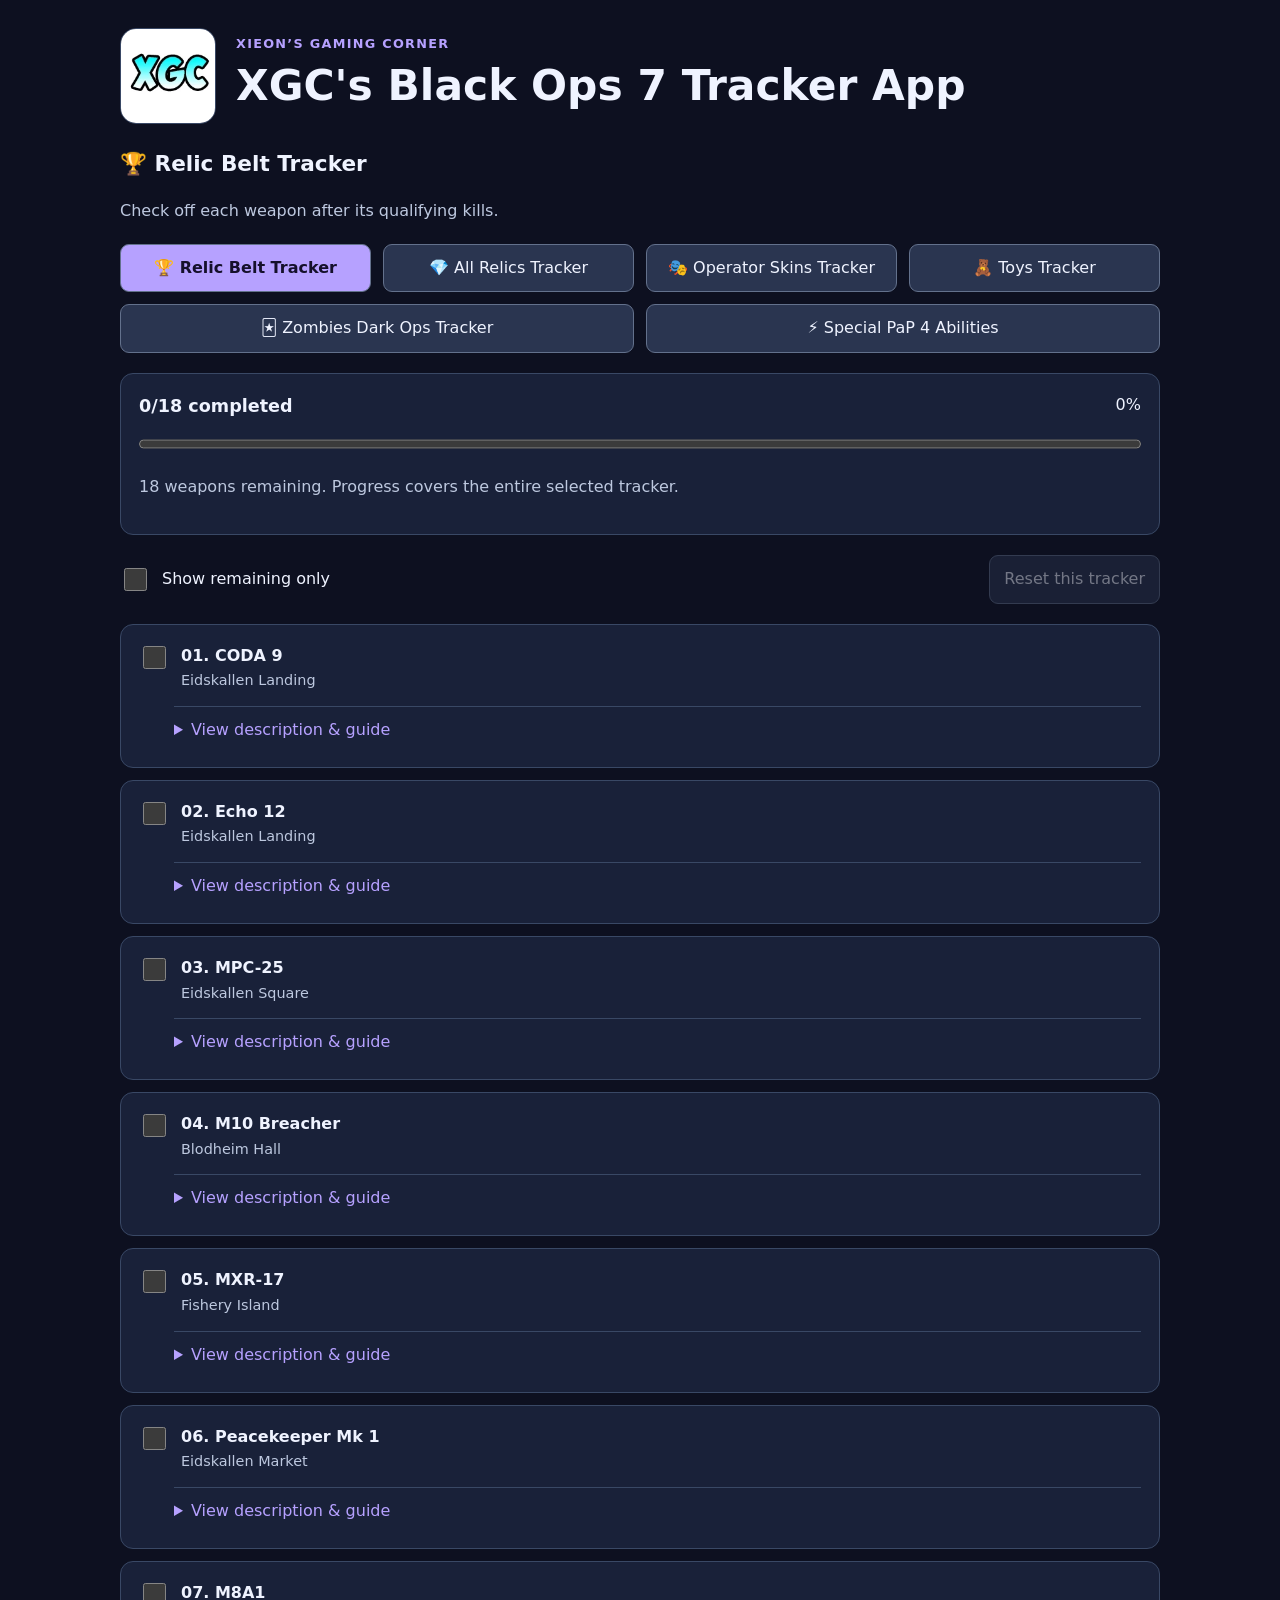
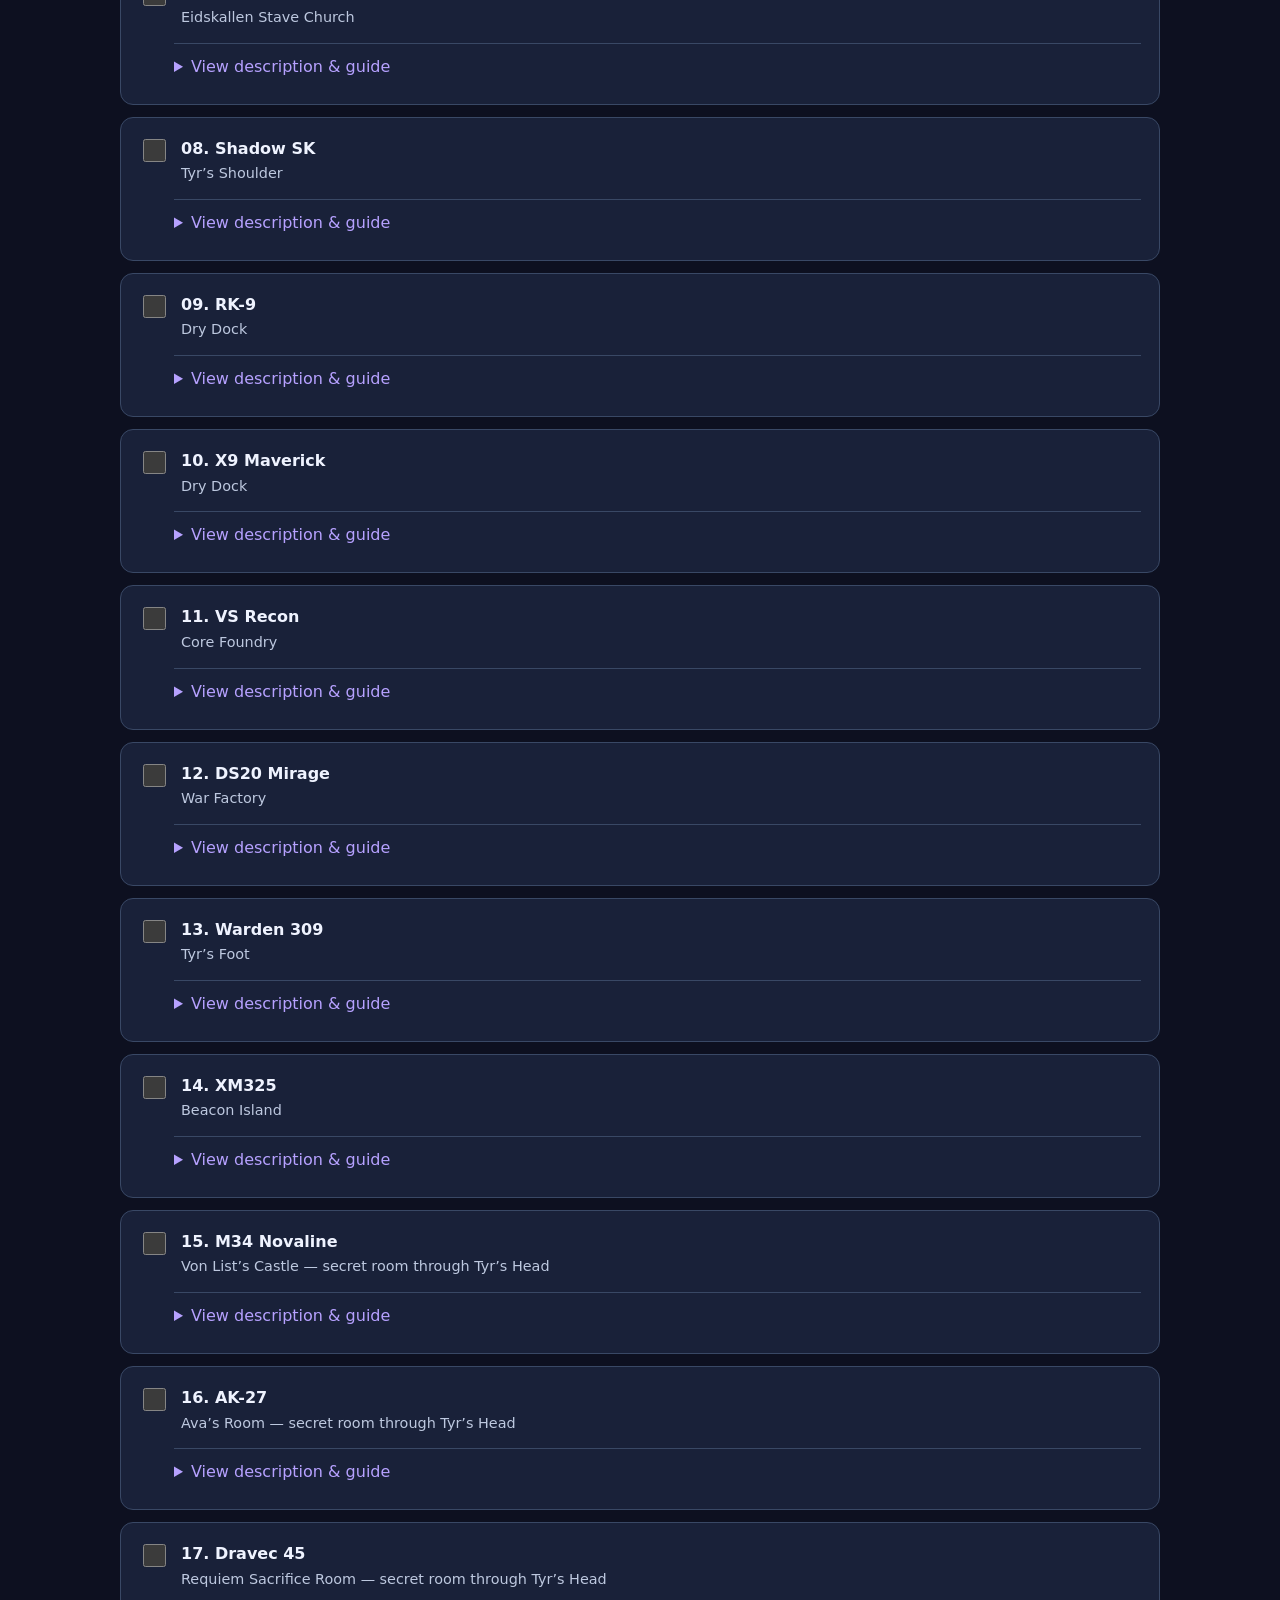
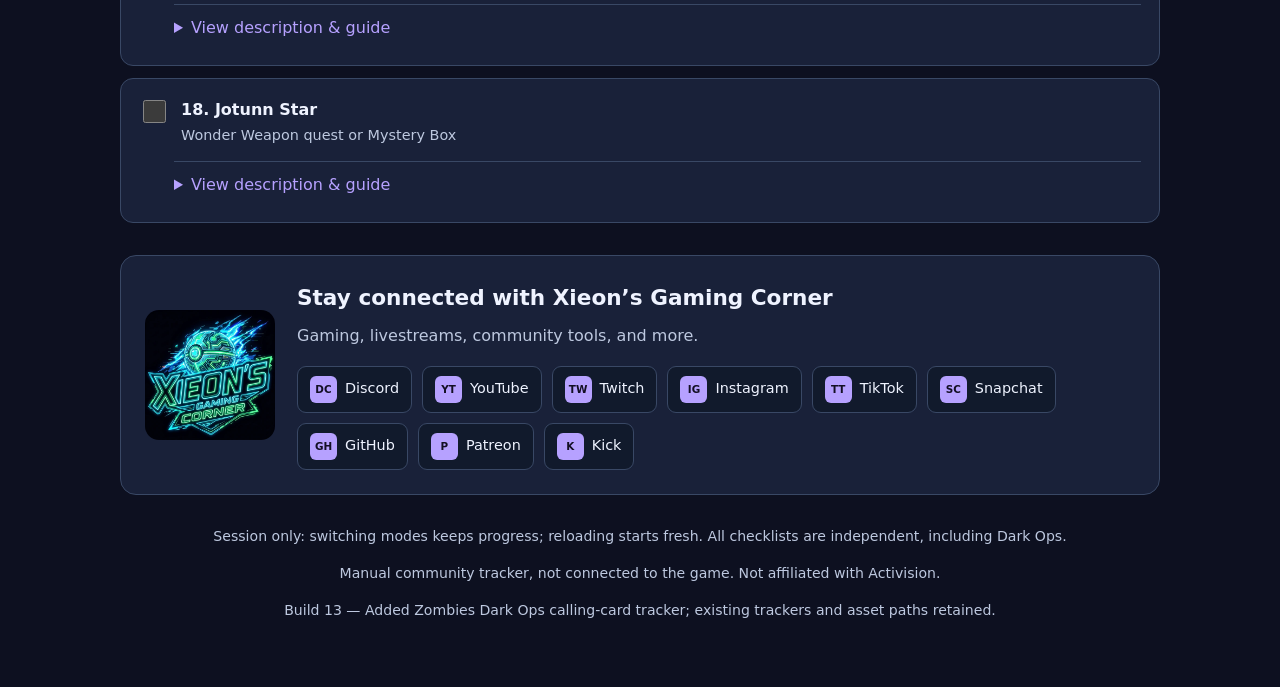
<file: index.html>
<!doctype html><html lang="en"><head><meta charset="utf-8"><meta name="viewport" content="width=device-width,initial-scale=1"><meta name="description" content="XGC Black Ops 7 trackers for relics, Wrestling Belt, operator skins and Prestige rewards."><title>XGC's Black Ops 7 Tracker App</title><link rel="icon" type="image/webp" href="./assets/branding/xgc-logo.webp"><style>*{box-sizing:border-box}:root{color-scheme:dark;--bg:#0d1020;--panel:#192139;--line:#394865;--text:#eff3ff;--muted:#bdc8df;--accent:#b6a1ff}body{margin:0;background:var(--bg);color:var(--text);font:16px/1.65 system-ui,sans-serif}main{max-width:1080px;margin:auto;padding:28px 20px 50px}.brand{color:var(--accent);font-weight:800;letter-spacing:.1em;font-size:.8rem}h1{font-size:clamp(1.8rem,5vw,2.7rem);line-height:1.2}p,li{color:var(--muted)}button,select{font:inherit;background:#2a3550;color:var(--text);border:1px solid #63718c;border-radius:9px;padding:10px 14px}button,summary{cursor:pointer}button[aria-pressed=true]{background:var(--accent);color:#15102b;font-weight:750}button:disabled{opacity:.45;cursor:default}nav,.toolbar{display:flex;gap:12px;flex-wrap:wrap;align-items:center;margin:20px 0}nav button{flex:1;min-width:210px}.summary,.item{background:var(--panel);border:1px solid var(--line);border-radius:13px;padding:18px}.summary-top{display:flex;justify-content:space-between;gap:14px}h2{font-size:1.1rem;margin:0}progress{width:100%;height:18px;accent-color:var(--accent);margin-top:14px}input[type=checkbox]{width:23px;height:23px;accent-color:var(--accent);flex-shrink:0}.filter,.item-label{display:flex;align-items:center;gap:12px}.item-label{align-items:flex-start;cursor:pointer;flex:1;min-width:0}.name{display:block;font-weight:750;overflow-wrap:anywhere}.subtitle{display:block;font-size:.9rem;color:var(--muted)}#items{display:grid;gap:12px}details{border-top:1px solid var(--line);margin:13px 0 0 35px;padding-top:10px}summary,a{color:var(--accent)}summary{min-height:32px}.done{border-color:#4d9278}.done .name{text-decoration:line-through;color:var(--muted)}h3{font-size:1rem;margin:20px 0 5px}.trial{border-left:3px solid var(--accent);padding:0 16px;margin:22px 0}.trial h3:first-child{padding-top:12px;font-size:1.2rem}.trial h4{margin:16px 0 4px;font-size:1rem}.trial p{margin:6px 0}li{margin:9px 0}.notice{border-left:3px solid #eac573;background:#25263a;padding:12px 16px}.uncertain{color:#f3d38d}.sources{font-size:.9rem}#reset{margin-left:auto}footer{margin-top:30px;font-size:.88rem;text-align:center}:focus-visible{outline:3px solid #f5cb74;outline-offset:4px}[hidden]{display:none!important}.complete .summary{border-color:#7be0b5}.item-head{display:flex;gap:14px;align-items:flex-start;min-width:0}.relic-art{display:block;flex:0 0 76px;width:76px;height:76px;object-fit:contain;padding:4px;border-radius:9px;background:#11192a}.tier-badge{display:flex;flex-direction:column;align-items:center;gap:3px;flex:0 0 76px;margin:0;font-size:.78rem;color:var(--muted);text-align:center}.portal-art{width:64px;height:64px;object-fit:contain;display:block}.item-label>span{min-width:0}.kind{display:inline-block;font-size:.78rem;border:1px solid var(--line);border-radius:6px;padding:1px 7px;margin-top:6px;color:var(--muted)}.select-filter{display:flex;align-items:center;gap:8px}select{max-width:100%}@media(max-width:550px){main{padding:20px 12px}details{margin-left:0}#reset{width:100%;margin:0}select{max-width:220px}.trial{padding-left:12px}.item-head{gap:8px}.relic-art{flex-basis:48px;width:48px;height:56px;padding:2px}.tier-badge{flex-basis:52px;font-size:.72rem}.portal-art{width:48px;height:48px}.item{padding:13px}}#app-title{font-size:clamp(1.7rem,4.7vw,2.65rem);line-height:1.2;margin:7px 0}#heading{font-size:1.35rem;margin:22px 0 8px}.app-branding{display:flex;gap:20px;align-items:center}.app-logo{width:96px;height:96px;object-fit:contain;flex-shrink:0;border-radius:16px;border:1px solid var(--line);background:var(--panel)}.app-branding>div{min-width:0}.app-branding .brand{margin:0}.community{margin-top:32px;padding:24px;border:1px solid var(--line);border-radius:16px;background:var(--panel);display:grid;grid-template-columns:130px minmax(0,1fr);gap:22px;align-items:center}.community-logo{width:130px;height:130px;object-fit:contain;border-radius:14px}.community h2{font-size:1.35rem}.community p{margin:8px 0 16px}.social-grid{display:flex;flex-wrap:wrap;gap:10px}.social-link,.social-pending{display:inline-flex;align-items:center;gap:8px;border:1px solid var(--line);border-radius:9px;padding:9px 12px;text-decoration:none;background:#111a2c;color:var(--text);font-size:.9rem}.social-link:hover{border-color:var(--accent);background:#24314c}.social-mark{display:inline-grid;place-items:center;border-radius:6px;min-width:27px;height:27px;padding:0 4px;font-size:.65rem;font-weight:850;background:var(--accent);color:#130f24}.social-pending{opacity:.65}.social-pending small{font-size:.72rem}@media(max-width:550px){.app-branding{gap:12px}.app-logo{width:64px;height:64px}.community{grid-template-columns:1fr;padding:18px}.community-logo{width:88px;height:88px}.social-link{flex:1;min-width:125px}.social-grid{gap:8px}}.king-video{margin:16px 0 22px;padding:20px;border:2px solid #eac573;border-radius:12px}.king-video h3{margin-top:0;font-size:1.15rem}.king-video .social-link{font-weight:750;border-color:#eac573}
</style><style id="darkops-artwork-style">
#darkops-panel .darkops-artwork{display:block;width:min(100%,480px);height:auto;object-fit:contain;margin:0 0 16px;border:1px solid var(--line,#394865);border-radius:9px;background:#11192a}
#darkops-panel .darkops-mastery-artwork{margin-top:16px}
#darkops-panel .darkops-artwork[hidden]{display:none}
@media(max-width:550px){#darkops-panel .darkops-artwork{width:100%;margin-bottom:12px}}
</style>
</head><body><main><header><div class="app-branding"><img class="app-logo" src="./assets/branding/xgc-logo.webp" alt="Xieon's Gaming Corner logo" width="96" height="96"><div><p class="brand">XIEON’S GAMING CORNER</p><h1 id="app-title">XGC's Black Ops 7 Tracker App</h1></div></div><h2 id="heading">🏆 Relic Belt Tracker</h2><p id="intro">Check off each weapon after its qualifying kills.</p></header><nav aria-label="Tracker mode"><button type="button" id="belt-mode" aria-pressed="true">🏆 Relic Belt Tracker</button><button type="button" id="relics-mode" aria-pressed="false">💎 All Relics Tracker</button><button type="button" id="skins-mode" aria-pressed="false">🎭 Operator Skins Tracker</button><button type="button" id="toys-mode" aria-pressed="false">🧸 Toys Tracker</button><button type="button" id="darkops-mode" aria-pressed="false">🃏 Zombies Dark Ops Tracker</button><button type="button" id="pap-mode" aria-pressed="false">⚡ Special PaP 4 Abilities</button></nav><p id="load-error" class="notice" role="alert">The tracker has not initialized. Enable JavaScript if this remains visible.</p><section class="summary" aria-label="Progress"><div class="summary-top"><h2 id="progress-text" aria-live="polite">0/18 completed</h2><span id="percent">0%</span></div><progress id="progress" max="18" value="0" aria-label="Selected tracker completion"></progress><p id="status" role="status"></p></section><div class="toolbar"><label class="filter"><input type="checkbox" id="remaining"> Show remaining only</label><label id="map-control" class="select-filter" hidden>Map <select id="map"><option value="">All maps</option></select></label><label id="operator-control" class="select-filter" hidden>Operator <select id="operator"><option value="">All operators</option></select></label><label id="category-control" class="select-filter" hidden>Category <select id="category"><option value="">All categories</option></select></label><button type="button" id="reset">Reset this tracker</button></div><aside id="shared-note" class="notice" hidden><p>Check off a relic only after completing its trial and receiving the unlock. Opening its portal does not count as completion.</p><p>Follow on-screen instructions and timers. Enemy compositions vary. Recommendations are strategies, not extra requirements; unconfirmed details remain marked. Some portal puzzles need linked walkthroughs for exact locations or cues.</p></aside><aside id="skins-note" class="notice" hidden></aside><section id="items" aria-label="Checklist"></section><p id="empty" hidden>No entries match these filters.</p><noscript>Enable JavaScript to use this tracker.</noscript><section id="pap-panel" aria-label="Special Pack-a-Punch abilities" hidden><div class="toolbar"><button type="button" id="pap-show-all">Show all weapons</button><span id="pap-visible" aria-live="polite"></span></div><p class="notice">Cursed Mode · Tier 4 Pack-a-Punch. Tick “Hide weapon” to remove a weapon from this view. These are owner-supplied testing notes, not independently verified.</p><div id="pap-weapons" style="display:grid;gap:12px"></div><p id="pap-empty" hidden>All weapons are hidden. Use Show all weapons to restore them.</p></section><section id="darkops-panel" hidden aria-label="Zombies Dark Ops calling card tracker">
<p class="notice">Community checklist imported from the accompanying challenge list, not verified against your account. † marks provisional calling-card names. Chronomancer has conflicting requirements. The expired beta card is optional and excluded from active progress. No calling-card artwork is included.</p>
<div class="summary"><div class="summary-top"><h2 id="darkops-progress" aria-live="polite"></h2><span id="darkops-percent"></span></div><progress id="darkops-bar" max="44" value="0" aria-label="Dark Ops active checklist completion"></progress><p id="darkops-master"></p></div>
<div class="toolbar"><label class="select-filter">Map / mode <select id="darkops-group"><option value="">All maps / modes</option></select></label><label class="filter"><input id="darkops-remaining" type="checkbox">Show remaining only</label><label class="filter"><input id="darkops-beta" type="checkbox">Include expired beta</label><button id="darkops-reset" type="button">Reset Dark Ops</button></div>
<div id="darkops-items" style="display:grid;gap:12px"></div><p id="darkops-empty" hidden>No entries match these filters.</p>
<p class="sources">Challenge references: <a href="https://www.zombiescodex.com/reference/dark-ops-challenges/" target="_blank" rel="noopener noreferrer">Zombies Codex</a> · <a href="https://www.windowscentral.com/gaming/here-are-all-of-the-call-of-duty-black-ops-7-dark-ops-challenges-and-the-rewards-you-can-get" target="_blank" rel="noopener noreferrer">Windows Central</a> · <a href="https://www.pcgamesn.com/call-of-duty-black-ops-7/dark-ops-challenges" target="_blank" rel="noopener noreferrer">PCGamesN</a></p></section><section class="community" aria-labelledby="community-title"><img class="community-logo" src="./assets/branding/xgc-community.webp" alt="XGC community artwork" width="130" height="130" loading="lazy"><div><h2 id="community-title">Stay connected with Xieon’s Gaming Corner</h2><p>Gaming, livestreams, community tools, and more.</p><div class="social-grid"><a class="social-link" href="https://discord.gg/Xieon" target="_blank" rel="noopener noreferrer"><span class="social-mark" aria-hidden="true">DC</span>Discord</a><a class="social-link" href="https://youtube.com/@XieonsGamingCorner" target="_blank" rel="noopener noreferrer"><span class="social-mark" aria-hidden="true">YT</span>YouTube</a><a class="social-link" href="https://twitch.tv/Xieon" target="_blank" rel="noopener noreferrer"><span class="social-mark" aria-hidden="true">TW</span>Twitch</a><a class="social-link" href="https://instagram.com/XieonsGamingCorner" target="_blank" rel="noopener noreferrer"><span class="social-mark" aria-hidden="true">IG</span>Instagram</a><a class="social-link" href="https://www.tiktok.com/@xieon_xgc" target="_blank" rel="noopener noreferrer"><span class="social-mark" aria-hidden="true">TT</span>TikTok</a><a class="social-link" href="https://www.snapchat.com/@xieon_gaming" target="_blank" rel="noopener noreferrer"><span class="social-mark" aria-hidden="true">SC</span>Snapchat</a><a class="social-link" href="https://github.com/Xieons-Gaming-Corner" target="_blank" rel="noopener noreferrer"><span class="social-mark" aria-hidden="true">GH</span>GitHub</a><a class="social-link" href="https://www.patreon.com/cw/XieonsGamingCorner" target="_blank" rel="noopener noreferrer"><span class="social-mark" aria-hidden="true">P</span>Patreon</a><a class="social-link" href="https://kick.com/xieon" target="_blank" rel="noopener noreferrer"><span class="social-mark" aria-hidden="true">K</span>Kick</a></div></div></section><footer><p>Session only: switching modes keeps progress; reloading starts fresh. All checklists are independent, including Dark Ops.</p><p>Manual community tracker, not connected to the game. Not affiliated with Activision.</p><p>Build 13 — Added Zombies Dark Ops calling-card tracker; existing trackers and asset paths retained.</p></footer></main><script>(()=>{'use strict';
const WEAPONS=[["CODA 9", "Eidskallen Landing"], ["Echo 12", "Eidskallen Landing"], ["MPC-25", "Eidskallen Square"], ["M10 Breacher", "Blodheim Hall"], ["MXR-17", "Fishery Island"], ["Peacekeeper Mk 1", "Eidskallen Market"], ["M8A1", "Eidskallen Stave Church"], ["Shadow SK", "Tyr’s Shoulder"], ["RK-9", "Dry Dock"], ["X9 Maverick", "Dry Dock"], ["VS Recon", "Core Foundry"], ["DS20 Mirage", "War Factory"], ["Warden 309", "Tyr’s Foot"], ["XM325", "Beacon Island"], ["M34 Novaline", "Von List’s Castle — secret room through Tyr’s Head"], ["AK-27", "Ava’s Room — secret room through Tyr’s Head"], ["Dravec 45", "Requiem Sacrifice Room — secret room through Tyr’s Head"], ["Jotunn Star", "Wonder Weapon quest or Mystery Box"]],RELICS=[{"id": "relic-0", "name": "Lawyer’s Pen", "map": "Ashes of the Damned", "tier": "Grim", "effect": "Shock Mimic props appear around the map.", "portal": ["Reach round 20.", "Light red candles in the fog cabin, Ashwood Jugger-Nog room, and farm house with Napalm Burst or Molotovs.", "Find the portal near the barn."], "objective": "Complete four waves of Shock Mimics, including HVTs.", "modifier": "Shock Mimics replace normal opposition.", "preparation": "Bring an upgraded single-target weapon and full ammunition.", "strategy": ["Avoid grabs and preserve an escape route.", "Separate HVT Mimics rather than letting several surround you."], "notes": "Electrical bursts can destroy equipment; do not rely on deployed equipment alone.", "sources": [["Relic wiki", "https://callofduty.fandom.com/wiki/Relic"], ["Community trial guide", "https://www.reddit.com/r/CODZombies/comments/1th5arj/complete_bo7_cursed_relics_solo_guide_no_bs/"], ["Unlock walkthroughs", "https://gamerant.com/black-ops-7-zombies-all-relics-effects-locations/"]]}, {"id": "relic-1", "name": "Dragon Wings", "map": "Ashes of the Damned", "tier": "Grim", "effect": "Normal power-up drops are disabled.", "portal": ["Reach round 20.", "Take the Vandorn Farm jump pad toward Janus Towers.", "Shoot three purple portals during the jump."], "objective": "Complete four waves.", "modifier": "Power-up pickups damage you and do not activate.", "preparation": "Refill ammunition and armor; do not rely on Max Ammo.", "strategy": ["Fight in open space and track power-up drops.", "Route around drops during retreats."], "notes": "Documented ordinary waves: first and third; HVT encounters: second and fourth. Treat every power-up as a hazard.", "sources": [["Relic wiki", "https://callofduty.fandom.com/wiki/Relic"], ["Community trial guide", "https://www.reddit.com/r/CODZombies/comments/1th5arj/complete_bo7_cursed_relics_solo_guide_no_bs/"], ["Unlock walkthroughs", "https://gamerant.com/black-ops-7-zombies-all-relics-effects-locations/"]]}, {"id": "relic-2", "name": "Teddy Bear", "map": "Ashes of the Damned", "tier": "Grim", "effect": "Round delays are reduced.", "portal": ["Equip Aether Shroud and obtain the Necrofluid Gauntlet.", "Shoot ten hidden Mister Peeks parts while using Aether Shroud; the Exit 115 part requires round 20.", "Consult the linked walkthrough for all part locations."], "objective": "Complete four combat waves.", "modifier": "Each shot costs 100 Essence.", "preparation": "Bring a substantial Essence reserve and an efficient upgraded weapon.", "strategy": ["Prioritize accurate shots instead of spraying.", "Group enemies before attacks that hit several targets."], "notes": "Rapid fire drains Essence quickly. Unverified: behavior at zero Essence; do not assume free firing or automatic failure.", "sources": [["Relic wiki", "https://callofduty.fandom.com/wiki/Relic"], ["Community trial guide", "https://www.reddit.com/r/CODZombies/comments/1th5arj/complete_bo7_cursed_relics_solo_guide_no_bs/"], ["Unlock walkthroughs", "https://gamerant.com/black-ops-7-zombies-all-relics-effects-locations/"]]}, {"id": "relic-3", "name": "Vril Sphere", "map": "Ashes of the Damned", "tier": "Sinister", "effect": "You can carry only four perks.", "portal": ["Start at Tier I or higher and reach round 40.", "Kill a Doppelghast with a jump pad.", "Find the Zarya Cosmodrome portal."], "objective": "Complete five waves, including HVTs.", "modifier": "Purchases are disabled.", "preparation": "Buy upgrades, ammunition, armor, equipment and scorestreaks before entry.", "strategy": ["Use regular weapons for routine enemies.", "Save limited-use tools for HVTs."], "notes": "The detailed wiki states no purchases; an older summary describes the restriction less consistently. Do not label this simply a no-perks trial.", "sources": [["Relic wiki", "https://callofduty.fandom.com/wiki/Relic"], ["Community trial guide", "https://www.reddit.com/r/CODZombies/comments/1th5arj/complete_bo7_cursed_relics_solo_guide_no_bs/"], ["Unlock walkthroughs", "https://gamerant.com/black-ops-7-zombies-all-relics-effects-locations/"]]}, {"id": "relic-4", "name": "Samantha’s Drawing", "map": "Ashes of the Damned", "tier": "Sinister", "effect": "Weapons change each round, retaining upgrades.", "portal": ["Start at Tier I or higher.", "Feed Chompy weapons of every rarity from Common to Legendary.", "At round 40 or later, feed Chompy a Ray Gun."], "objective": "Complete five waves of zombies and HVTs.", "modifier": "Ammo caches and Max Ammo power-ups are disabled.", "preparation": "Fill ammunition reserves and bring multiple damage options.", "strategy": ["Use efficient attacks for regular enemies.", "Save high-damage ammunition for HVTs and valid damage windows."], "notes": "Do not rely on buying ammo or Max Ammo. Unverified: which ammunition GobbleGums bypass the restriction, if any.", "sources": [["Relic wiki", "https://callofduty.fandom.com/wiki/Relic"], ["Community trial guide", "https://www.reddit.com/r/CODZombies/comments/1th5arj/complete_bo7_cursed_relics_solo_guide_no_bs/"], ["Unlock walkthroughs", "https://gamerant.com/black-ops-7-zombies-all-relics-effects-locations/"]]}, {"id": "relic-5", "name": "Focusing Stone", "map": "Ashes of the Damned", "tier": "Sinister", "effect": "Self-Revive Kits are disabled.", "portal": ["Start at Tier I or higher and reach round 40.", "Melee-kill a Zursa for a wine bottle and earn a Legendary T.E.D.D. Task reward.", "Observe and repeat the bottle sequence at the Blackwater Lake cabin.", "See the linked guide for setup and sequence cues."], "objective": "Complete the trial after temporarily surrendering Essence.", "modifier": "Existing Essence is taken away; you can earn new Essence in combat.", "preparation": "Purchase essential upgrades and supplies before entry.", "strategy": ["Begin with owned equipment.", "Use newly earned Essence for available purchases."], "notes": "Surrendered Essence reportedly returns after success. Unverified: wave count.", "sources": [["Relic wiki", "https://callofduty.fandom.com/wiki/Relic"], ["Community trial guide", "https://www.reddit.com/r/CODZombies/comments/1th5arj/complete_bo7_cursed_relics_solo_guide_no_bs/"], ["Unlock walkthroughs", "https://gamerant.com/black-ops-7-zombies-all-relics-effects-locations/"]]}, {"id": "relic-6", "name": "Bus", "map": "Ashes of the Damned", "tier": "Wicked", "effect": "Enemies regenerate health.", "portal": ["Start at Tier II or higher and reach round 60.", "Complete a full round using traps without firing or meleeing."], "objective": "Use zombies to kill other zombies.", "modifier": "Direct player damage cannot eliminate enemies; zombie-on-zombie damage is required.", "preparation": "Equip Brain Rot and a suitable weapon.", "strategy": ["Convert a zombie and bring targets within its reach.", "Keep a manageable group without trapping yourself."], "notes": "Firing applies Brain Rot, not a bypass for direct kills. Unverified: wave count and HVT conversion interactions.", "sources": [["Relic wiki", "https://callofduty.fandom.com/wiki/Relic"], ["Community trial guide", "https://www.reddit.com/r/CODZombies/comments/1th5arj/complete_bo7_cursed_relics_solo_guide_no_bs/"], ["Unlock walkthroughs", "https://gamerant.com/black-ops-7-zombies-all-relics-effects-locations/"]]}, {"id": "relic-7", "name": "Dragon", "map": "Ashes of the Damned", "tier": "Wicked", "effect": "Ammo caches are disabled.", "portal": ["Start at Tier II or higher.", "Complete the main quest at round 60 or above.", "Find the Blackwater Lake portal."], "objective": "Clear the trial using explosive damage.", "modifier": "Only explosives kill enemies; Necrofluid Gauntlet explosive attacks are documented as valid.", "preparation": "Bring upgraded explosives, ammunition, and protection against self-inflicted explosions where available.", "strategy": ["Group targets before firing.", "Save ammunition for tougher targets."], "notes": "Upgraded conventional bullets do not bypass the rule. Unverified: wave count.", "sources": [["Relic wiki", "https://callofduty.fandom.com/wiki/Relic"], ["Community trial guide", "https://www.reddit.com/r/CODZombies/comments/1th5arj/complete_bo7_cursed_relics_solo_guide_no_bs/"], ["Unlock walkthroughs", "https://gamerant.com/black-ops-7-zombies-all-relics-effects-locations/"]]}, {"id": "relic-8", "name": "Blood Vials", "map": "Ashes of the Damned", "tier": "Wicked", "effect": "Augments are disabled.", "portal": ["Start at Tier II or higher.", "Answer the red telephone five times at ten-round intervals in one run.", "First eligible ring is disputed; listen from round 10 onward."], "objective": "Clear the combat trial with reduced damage.", "modifier": "Player damage is halved.", "preparation": "Upgrade weapons and stock ammunition for longer fights.", "strategy": ["Aim for weak points.", "Finish dangerous targets before spreading damage."], "notes": "Expect longer kill times and keep more distance. Unverified: wave count.", "sources": [["Relic wiki", "https://callofduty.fandom.com/wiki/Relic"], ["Community trial guide", "https://www.reddit.com/r/CODZombies/comments/1th5arj/complete_bo7_cursed_relics_solo_guide_no_bs/"], ["Unlock walkthroughs", "https://gamerant.com/black-ops-7-zombies-all-relics-effects-locations/"]]}, {"id": "relic-9", "name": "Gong", "map": "Astra Malorum", "tier": "Grim", "effect": "Field Upgrade begins charged but recharges only through Full Power.", "portal": ["Reach round 20 with Tesla Storm and Dead Wire.", "Lead the lightning-rod zombie to the three lightbulb doorways.", "Apply Dead Wire and Tesla Storm at each; consult references for doorway positions."], "objective": "Complete four waves of zombies and HVTs.", "modifier": "Only electrical damage works; the wiki reports weapons equipped with Dead Wire qualify.", "preparation": "Equip Dead Wire and have Tesla Storm available.", "strategy": ["Use an electrically qualified weapon for dependable damage.", "Do not rely solely on Field Upgrade uptime."], "notes": "Do not enter with only a non-electrical upgraded weapon.", "sources": [["Relic wiki", "https://callofduty.fandom.com/wiki/Relic"], ["Community trial guide", "https://www.reddit.com/r/CODZombies/comments/1th5arj/complete_bo7_cursed_relics_solo_guide_no_bs/"], ["Unlock walkthroughs", "https://gamerant.com/black-ops-7-zombies-all-relics-effects-locations/"]]}, {"id": "relic-10", "name": "Seed", "map": "Astra Malorum", "tier": "Grim", "effect": "Mystery Box is disabled.", "portal": ["At round 20, find the Common pistol at a possible spawn.", "Kill a number of zombies equal to the current round with it during that round.", "Consult references for six possible pistol spawns."], "objective": "Complete four waves with the supplied Pack-a-Punch I pistol.", "modifier": "You are restricted to the pistol; its Pack-a-Punch level cannot be increased.", "preparation": "Prepare to use a pistol instead of your usual primary.", "strategy": ["Aim for weak points and keep distance from Mimics.", "Avoid emptying a magazine while cornered."], "notes": "Documented ordinary/Mimic waves: first and third; HVT Mimics: second and fourth. Pistol rarity can reportedly still be raised at the Arsenal.", "sources": [["Relic wiki", "https://callofduty.fandom.com/wiki/Relic"], ["Community trial guide", "https://www.reddit.com/r/CODZombies/comments/1th5arj/complete_bo7_cursed_relics_solo_guide_no_bs/"], ["Unlock walkthroughs", "https://gamerant.com/black-ops-7-zombies-all-relics-effects-locations/"]]}, {"id": "relic-11", "name": "Spider Fang", "map": "Astra Malorum", "tier": "Sinister", "effect": "Perk prices do not decrease.", "portal": ["Start at Tier I or higher and reach round 40.", "Have Wisp Tea actively targeting O.S.C.A.R.", "Deliver the finishing melee hit and find the Library portal."], "objective": "Complete five waves without perks.", "modifier": "Perks are disabled or removed; other utilities remain available.", "preparation": "Bring upgraded weapons and equipment; do not rely on perk-based health, movement, reload speed or explosive protection.", "strategy": ["Keep escape routes open.", "The wiki recommends Apogee Annihilator for tougher targets."], "notes": "Reported enemies include Mimics, Uber Klaus and O.S.C.A.R., including HVTs. Compositions may vary; usual perk survivability does not apply.", "sources": [["Relic wiki", "https://callofduty.fandom.com/wiki/Relic"], ["Community trial guide", "https://www.reddit.com/r/CODZombies/comments/1th5arj/complete_bo7_cursed_relics_solo_guide_no_bs/"], ["Unlock walkthroughs", "https://gamerant.com/black-ops-7-zombies-all-relics-effects-locations/"]]}, {"id": "relic-12", "name": "Matryoshka Doll", "map": "Astra Malorum", "tier": "Sinister", "effect": "Salvage drops are reduced.", "portal": ["Start at Tier I or higher and reach round 40.", "Go to Mars and use C4 at meat pieces around the central circle.", "Earn explosive kills; see the reference for placements."], "objective": "Eliminate enemies using Field Upgrade damage.", "modifier": "Ordinary weapon damage does not satisfy the restriction.", "preparation": "Choose a damaging Field Upgrade and enter charged.", "strategy": ["Group enemies before activation to maximize qualifying kills."], "notes": "Utility-only upgrades may leave no practical killing method. Unverified: wave count, charge supply and qualifying upgrades/secondary damage interactions.", "sources": [["Relic wiki", "https://callofduty.fandom.com/wiki/Relic"], ["Community trial guide", "https://www.reddit.com/r/CODZombies/comments/1th5arj/complete_bo7_cursed_relics_solo_guide_no_bs/"], ["Unlock walkthroughs", "https://gamerant.com/black-ops-7-zombies-all-relics-effects-locations/"]]}, {"id": "relic-13", "name": "Golden Spork", "map": "Astra Malorum", "tier": "Wicked", "effect": "Enemies deal double damage.", "portal": ["Start at Tier II or higher and reach round 60.", "Gather zombies at the Machina Astralis ritual circle.", "Use the Mangler Cannon through the Mars portal to kill at least ten zombies."], "objective": "Clear the trial while hip-firing.", "modifier": "Enemies take qualifying damage only while you fire from the hip.", "preparation": "Bring a weapon controllable and effective without aiming down sights.", "strategy": ["Keep useful hip-fire range and room to retreat."], "notes": "Do not reflexively aim down sights at HVTs. Unverified: wave count and non-firearm damage interactions.", "sources": [["Relic wiki", "https://callofduty.fandom.com/wiki/Relic"], ["Community trial guide", "https://www.reddit.com/r/CODZombies/comments/1th5arj/complete_bo7_cursed_relics_solo_guide_no_bs/"], ["Unlock walkthroughs", "https://gamerant.com/black-ops-7-zombies-all-relics-effects-locations/"]]}, {"id": "relic-14", "name": "Civil Protector Head", "map": "Astra Malorum", "tier": "Wicked", "effect": "You lose a perk every 100 kills.", "portal": ["Start at Tier II or higher and reach round 60.", "Use Energy Mine at Ol’ Tessie to reveal the light sequence.", "Use PhD Flopper beneath Museum chandeliers in that order.", "See the reference for sequence cues."], "objective": "Complete six waves of zombies and HVTs.", "modifier": "Zombies sprint at maximum speed.", "preparation": "Bring crowd control, upgraded weapons and emergency escape support.", "strategy": ["Follow a planned route and clear space ahead before turning to fire.", "Control crowds before being surrounded."], "notes": "Slow training patterns are less forgiving; treat every spawn as an immediate threat.", "sources": [["Relic wiki", "https://callofduty.fandom.com/wiki/Relic"], ["Community trial guide", "https://www.reddit.com/r/CODZombies/comments/1th5arj/complete_bo7_cursed_relics_solo_guide_no_bs/"], ["Unlock walkthroughs", "https://gamerant.com/black-ops-7-zombies-all-relics-effects-locations/"]]}, {"id": "relic-15", "name": "Rocket", "map": "Paradox Junction", "tier": "Grim", "effect": "Scorestreaks are disabled.", "portal": ["Brain Rot and pet a friendly Rad-Hound on normal Nuketown.", "Also pet a friendly sentry D.A.W.G. on destroyed Nuketown; perform the round-gated interaction after round 20."], "objective": "Exploit elemental weaknesses to eliminate enemies.", "modifier": "Only the element an enemy is weak against deals qualifying damage.", "preparation": "Arrange multiple elemental damage types.", "strategy": ["Identify the target, apply the matching element and confirm damage."], "notes": "One powerful element cannot replace required matchups. Unverified: wave count, complete elemental matchup table and alternate elemental damage interactions.", "sources": [["Relic wiki", "https://callofduty.fandom.com/wiki/Relic"], ["Community trial guide", "https://www.reddit.com/r/CODZombies/comments/1th5arj/complete_bo7_cursed_relics_solo_guide_no_bs/"], ["Unlock walkthroughs", "https://gamerant.com/black-ops-7-zombies-all-relics-effects-locations/"]]}, {"id": "relic-16", "name": "Summoning Key", "map": "Paradox Junction", "tier": "Sinister", "effect": "Zombies explode on death, damaging nearby players.", "portal": ["Start at Tier I or higher.", "Use a grenade at the Green House chimney for the collar and Brain Rot a Rad-Hound for the tennis ball.", "At round 40 or later, down yourself in the Green House backyard for the grave interaction. Arrange revival support first."], "objective": "Kill required enemies before the timer expires.", "modifier": "Timed elimination rather than unrestricted survival.", "preparation": "Bring full ammunition and burst damage for high-health targets.", "strategy": ["Watch the timer.", "Avoid leaving difficult targets until the final seconds."], "notes": "Failure: required enemies remain when time expires. Unverified: exact timers, wave count and fixed composition.", "sources": [["Relic wiki", "https://callofduty.fandom.com/wiki/Relic"], ["Community trial guide", "https://www.reddit.com/r/CODZombies/comments/1th5arj/complete_bo7_cursed_relics_solo_guide_no_bs/"], ["Unlock walkthroughs", "https://gamerant.com/black-ops-7-zombies-all-relics-effects-locations/"]]}, {"id": "relic-17", "name": "Mangler Helmet", "map": "Paradox Junction", "tier": "Wicked", "effect": "Arsenal is disabled.", "portal": ["Start at Tier II or higher with the Mister Peeks Field Upgrade.", "Use it at Mystery Boxes in both Nuketown versions to take figures.", "Place figures on the Yellow House mailbox.", "At round 60, melee the red-mouth Shock Mimic."], "objective": "Survive six waves.", "modifier": "Reduced health and no armor.", "preparation": "Bring upgraded weapons, crowd control and escape support. The community guide recommends Ray Gun Mark II or Sundergat.", "strategy": ["Fight at range and reposition early.", "Control enemies before contact."], "notes": "Do not rely on taking a hit to push through a group. Unverified: exact health cap and dependable wave composition.", "sources": [["Relic wiki", "https://callofduty.fandom.com/wiki/Relic"], ["Community trial guide", "https://www.reddit.com/r/CODZombies/comments/1th5arj/complete_bo7_cursed_relics_solo_guide_no_bs/"], ["Unlock walkthroughs", "https://gamerant.com/black-ops-7-zombies-all-relics-effects-locations/"]]}, {"id": "relic-18", "name": "Power Switch", "map": "Totenreich", "tier": "Grim", "effect": "Equipment randomizes each round.", "portal": ["Count deer heads at four statues.", "Throw Combat Axes at matching pelts in Blodheim Hall from lowest count to highest."], "objective": "Eliminate enemies with traps.", "modifier": "Only trap kills count.", "preparation": "Learn a safe trap route and reserve activation resources.", "strategy": ["Group targets and lead them through an active trap.", "Reposition during cooldowns."], "notes": "Weapons do not replace trap kills. Unverified: wave count and environmental damage exceptions.", "sources": [["Relic wiki", "https://callofduty.fandom.com/wiki/Relic"], ["Community trial guide", "https://www.reddit.com/r/CODZombies/comments/1th5arj/complete_bo7_cursed_relics_solo_guide_no_bs/"], ["Unlock walkthroughs", "https://gamerant.com/black-ops-7-zombies-all-relics-effects-locations/"]]}, {"id": "relic-19", "name": "Wrestling Belt", "map": "Totenreich", "tier": "Grim", "effect": "Weapon wall-buys randomize each round.", "portal": ["Pick up the lighthouse Mister Peeks magazine BEFORE collecting Jotunn Star.", "Buy all 17 wall weapons from their wall-buys and earn 50 qualifying kills with each.", "Earn 50 Jotunn Star kills; use the Belt Tracker for all 18 requirements.", "After Mister Peeks laughs, find the portal near Eidskallen Square Arsenal."], "objective": "Complete four waves including HVTs.", "modifier": "All weapons are removed at the end of each wave.", "preparation": "Reserve plenty of Essence for repeated weapon purchases and upgrades.", "strategy": ["Clear the opening wave.", "Obtain replacement weapons after yours disappear.", "Upgrade the replacement loadout as needed.", "Repeat until all four waves are complete."], "notes": "Do not spend the entire reserve on your opening loadout; several replacements must be funded.", "sources": [["Wrestling Belt trial", "https://codzombiessolver.com/cursed/wrestlers-belt"], ["Relic wiki", "https://callofduty.fandom.com/wiki/Relic"], ["Community trial guide", "https://www.reddit.com/r/CODZombies/comments/1th5arj/complete_bo7_cursed_relics_solo_guide_no_bs/"], ["Unlock walkthroughs", "https://gamerant.com/black-ops-7-zombies-all-relics-effects-locations/"]]}, {"id": "relic-20", "name": "Stuffed Elephant", "map": "Totenreich", "tier": "Sinister", "effect": "Health regeneration takes longer to begin.", "portal": ["Start at Tier I or higher.", "Reach round 40 without perks.", "Find the portal behind Jugger-Nog on Fishery Island."], "objective": "Find cursed eggs and kill the HVT before time expires.", "modifier": "Timed search-and-kill challenge.", "preparation": "Learn the area and bring strong HVT damage.", "strategy": ["Search immediately and complete the egg objective.", "Leave time for the HVT; avoid incidental fights unless they obstruct progress."], "notes": "Failure: timer expires before objectives are met. Unverified: egg count, timer, spawn pool and number of stages.", "sources": [["Relic wiki", "https://callofduty.fandom.com/wiki/Relic"], ["Community trial guide", "https://www.reddit.com/r/CODZombies/comments/1th5arj/complete_bo7_cursed_relics_solo_guide_no_bs/"], ["Unlock walkthroughs", "https://gamerant.com/black-ops-7-zombies-all-relics-effects-locations/"]]}, {"id": "relic-21", "name": "Dancing Arnie", "map": "Totenreich", "tier": "Sinister", "effect": "Perk machines dispense random perks.", "portal": ["Start at Tier I or higher.", "Complete the Blodheim Hall pot quest with pot, beer, Chilly Chunks, lobster and special-round fish.", "Feed Mister Peeks souls using Jotunn Star.", "Soul count is disputed; follow the completion cue. See references for ingredients."], "objective": "Clear enemies using melee.", "modifier": "Only melee kills satisfy the challenge.", "preparation": "Upgrade melee and prepare a way to create space.", "strategy": ["Keep enemies in front and attack at reach limits.", "Break contact when the group becomes dense."], "notes": "Do not assume Jotunn Star ranged attacks qualify. Unverified: wave count and qualifying special melee attacks.", "sources": [["Relic wiki", "https://callofduty.fandom.com/wiki/Relic"], ["Community trial guide", "https://www.reddit.com/r/CODZombies/comments/1th5arj/complete_bo7_cursed_relics_solo_guide_no_bs/"], ["Unlock walkthroughs", "https://gamerant.com/black-ops-7-zombies-all-relics-effects-locations/"]]}, {"id": "relic-22", "name": "Agarthan Device", "map": "Totenreich", "tier": "Wicked", "effect": "Zombie types randomize each round.", "portal": ["Start at Tier II or higher as Richtofen.", "Collect plushie, helmet and radio through Tyr’s Head secret rooms and Group 935 lab.", "Place items at the throne and progress Echoes of the Damned.", "Use reference for the character-specific quest."], "objective": "Eliminate enemies indoors.", "modifier": "Enemies can only be killed inside.", "preparation": "Choose a room with manageable entrances and an escape route.", "strategy": ["Let targets enter before attacking.", "Cover the approach without admitting the whole group."], "notes": "Unverified: whether the indoor check applies to player, enemy or both; keep both indoors until confirmed. Wave count and exact boundaries also unverified.", "sources": [["Relic wiki", "https://callofduty.fandom.com/wiki/Relic"], ["Community trial guide", "https://www.reddit.com/r/CODZombies/comments/1th5arj/complete_bo7_cursed_relics_solo_guide_no_bs/"], ["Unlock walkthroughs", "https://gamerant.com/black-ops-7-zombies-all-relics-effects-locations/"]]}, {"id": "relic-23", "name": "Music Box", "map": "Totenreich", "tier": "Wicked", "effect": "Only critical hits damage enemies.", "portal": ["Start at Tier II or higher and reach round 60.", "Earn five sniper-rifle critical kills from the Tyr’s Head bay window.", "Find the Dry Dock portal."], "objective": "Activate and survive six successive holdouts.", "modifier": "Follow the purple beam, activate Mister Peeks and survive restricted-area lockdowns.", "preparation": "Bring crowd control, close-range damage and multi-location supplies.", "strategy": ["Locate the next purple beam immediately after a holdout.", "Move first; reorganize when safe, not during the transition."], "notes": "The guide gives 30 seconds to activate the next holdout; missing it starts damaging you, not explicitly instant failure. Later stages include Necropincers and smaller safe areas. Unverified: full ordered route.", "sources": [["Music Box holdouts", "https://www.codzombiesguides.com/relics/black-ops-7/music-box"], ["Relic wiki", "https://callofduty.fandom.com/wiki/Relic"], ["Community trial guide", "https://www.reddit.com/r/CODZombies/comments/1th5arj/complete_bo7_cursed_relics_solo_guide_no_bs/"], ["Unlock walkthroughs", "https://gamerant.com/black-ops-7-zombies-all-relics-effects-locations/"]]}, {"id": "relic-24", "name": "Gramophone", "map": "Kowakujo", "tier": "Grim", "effect": "Bullets deal more damage but consume two rounds per shot.", "portal": ["Find drumsticks in Gatehouse cells and upstairs Workshop.", "Repeat the demonstrated pattern on Kitchens drums."], "objective": "Complete four waves using sniper-rifle damage.", "modifier": "Only sniper rifles damage enemies.", "preparation": "Buy and upgrade XR-3 Ion near Pack-a-Punch; Pack-a-Punch III is recommended, not required for entry.", "strategy": ["Use Maneki-Bomb bubbles for safe firing positions.", "Aim accurately and reposition when protection ends."], "notes": "Documented ordinary waves first/third; HVT Oni second/fourth. Film Reel, not this trial, is scorestreak-only.", "sources": [["Kowakujo trial walkthrough", "https://www.youtube.com/watch?v=soKyttl9JoU"], ["Relic wiki", "https://callofduty.fandom.com/wiki/Relic"], ["Community trial guide", "https://www.reddit.com/r/CODZombies/comments/1th5arj/complete_bo7_cursed_relics_solo_guide_no_bs/"], ["Unlock walkthroughs", "https://gamerant.com/black-ops-7-zombies-all-relics-effects-locations/"]]}, {"id": "relic-25", "name": "Druid Stone", "map": "Kowakujo", "tier": "Grim", "effect": "No bleed-out timer; Self-Revive Kits revive instantly.", "portal": ["Reach round 20 without health damage.", "Find the portal near Wisp Tea in Flower Garden."], "objective": "Complete four waves while maintaining overheal.", "modifier": "Damage qualifies only while you are overhealed.", "preparation": "Bring Nekomancer and upgraded Maneki-Bombs; obtain cherry blossom overheal before entry.", "strategy": ["Melee a cherry blossom tree.", "Stay beneath it to replenish overheal.", "Use charged Nekomancer shots while overhealed.", "Against HVTs, use a bubble and strong damage while keeping overheal."], "notes": "If damage stops, check overheal. Numerical HP thresholds conflict across sources. Documented ordinary waves first/third; HVTs second/fourth.", "sources": [["Kowakujo trial walkthrough", "https://www.youtube.com/watch?v=soKyttl9JoU"], ["Relic wiki", "https://callofduty.fandom.com/wiki/Relic"], ["Community trial guide", "https://www.reddit.com/r/CODZombies/comments/1th5arj/complete_bo7_cursed_relics_solo_guide_no_bs/"], ["Unlock walkthroughs", "https://gamerant.com/black-ops-7-zombies-all-relics-effects-locations/"]]}, {"id": "relic-26", "name": "Valkyrie Helmet", "map": "Kowakujo", "tier": "Sinister", "effect": "Lingering in one place creates damaging electrical fields.", "portal": ["Start at Tier I or higher; obtain upgraded Nekomancer and Maneki-Bombs.", "Collect five mice and scare only FOUR cats. Do not finish Cat Café.", "Inside bomb bubbles, use charged Nekomancer shots for four plate fragments. Collect each.", "Repair in Kitchens fireplace using a Molotov, then PICK UP the plate.", "Scare the fifth cat, trigger Tea Garden Cat Café and collect catnip.", "Place catnip plate beside the large Central Courtyard tree.", "Fail outer Assault Wave defenses until the attack reaches courtyard.", "During that assault, kill with Nekomancer near the plate until souls finish and Mister Peeks laughs.", "Find the Training Area ammo-crate portal. Recapture wards and restock first."], "objective": "Complete five waves.", "modifier": "Reloading causes an explosion that damages you.", "preparation": "Bring upgraded Nekomancer, Maneki-Bombs and War Machine or another HVT damage option.", "strategy": ["Group enemies and use charged shots to reduce reloads.", "Reload with enough health and room.", "Recover before another risky reload.", "Use bubbles and save burst damage for HVTs."], "notes": "Documented HVT waves two/five. Ghostly Rifleman trap kills reportedly count. Reload damage varies by weapon; do not rely on one universal number.", "sources": [["Kowakujo trial walkthrough", "https://www.youtube.com/watch?v=soKyttl9JoU"], ["Relic wiki", "https://callofduty.fandom.com/wiki/Relic"], ["Community trial guide", "https://www.reddit.com/r/CODZombies/comments/1th5arj/complete_bo7_cursed_relics_solo_guide_no_bs/"], ["Unlock walkthroughs", "https://gamerant.com/black-ops-7-zombies-all-relics-effects-locations/"]]}, {"id": "relic-27", "name": "Film Reel", "map": "Kowakujo", "tier": "Sinister", "effect": "Only one Pack-a-Punched weapon can be carried.", "portal": ["Start at Tier I or higher.", "Pack-a-Punch ten DIFFERENT weapons; repeated upgrades are not new weapons.", "Find the Tea Garden portal."], "objective": "Complete five timed waves with each assigned scorestreak.", "modifier": "Only the assigned streak deals qualifying damage. Randomized pool: ARC-XD, LDBR, HKDs, D.A.W.G., Ion Core.", "preparation": "Recommended at least 15,000 salvage. One assigned streak is free each wave; craft extra copies as needed.", "strategy": ["ARC-XD: move slowly near hordes for pulses; do not crash directly into enemies.", "LDBR: lure targets into bombardment.", "HKDs: group targets.", "D.A.W.G.: deploy for immediate engagement; the walkthrough suggests Insta-Kill support.", "Ion Core: keep enemies in its effective zone."], "notes": "Failure: insufficient qualifying kills before time expires. Retry reportedly returns after additional rounds; exact cooldown unconfirmed.", "sources": [["Kowakujo trial walkthrough", "https://www.youtube.com/watch?v=soKyttl9JoU"], ["Relic wiki", "https://callofduty.fandom.com/wiki/Relic"], ["Community trial guide", "https://www.reddit.com/r/CODZombies/comments/1th5arj/complete_bo7_cursed_relics_solo_guide_no_bs/"], ["Unlock walkthroughs", "https://gamerant.com/black-ops-7-zombies-all-relics-effects-locations/"]]}, {"id": "relic-28", "name": "Dragon Egg", "map": "Kowakujo", "tier": "Wicked", "effect": "Regular-round Elite/Special types randomize.", "portal": ["Start at Tier II or higher.", "Identify the Shogun’s killer correctly on the FIRST attempt.", "Defeat Onryo and obtain Path of Sorrows.", "Parry Oni lightning and strike three Japanese symbols with the charged sword.", "See references for symbols and timing."], "objective": "Complete six stages ending in a timed boss.", "modifier": "Objectives change by stage; several travel windows are 30 seconds.", "preparation": "Bring strongest Nekomancer, boss damage, armor, crowd control and escape support. Pack-a-Punch IV needs Tier III, but that recommendation does not invalidate Tier II entry.", "strategy": ["Stage 1 — Defend the marked ward for two minutes against high-round enemies. Follow the objective marker and control approaches with charged shots.", "Stage 2 — At Gatehouse kill two HVT Abominations. The walkthrough suggests War Machine into exposed mouths during beams; extremely fast demo kills are not guaranteed.", "Stage 3 — Escort Mister Peeks along pink flames from Central Courtyard toward the keep. Stay close and kill Doppelghasts. Save crowd control for the dense Tenshu Entrance attack.", "Stage 4 — Parry Oni electricity with the supplied katana, then hit Oni with the electrified sword. Ordinary attacks do not substitute. Practice parries first.", "Stage 5 — Fight Doppelghasts in Central Courtyard under fissure pressure. Kill quickly and avoid their explosions.", "Stage 6 — Beat the boss within ten minutes. Clear Oni and flag mechanics to expose damage windows, then focus the boss. Expect high-round enemies and stronger attacks."], "notes": "Find the next Mister Peeks immediately during transitions; they are not unlimited preparation breaks.", "sources": [["Kowakujo trial walkthrough", "https://www.youtube.com/watch?v=soKyttl9JoU"], ["Relic wiki", "https://callofduty.fandom.com/wiki/Relic"], ["Community trial guide", "https://www.reddit.com/r/CODZombies/comments/1th5arj/complete_bo7_cursed_relics_solo_guide_no_bs/"], ["Unlock walkthroughs", "https://gamerant.com/black-ops-7-zombies-all-relics-effects-locations/"]]}, {"id": "relic-29", "name": "Mannequin Turret", "map": "Kowakujo", "tier": "Wicked", "effect": "No starting armor; only gold armor wall-buy is available.", "portal": ["Start at Tier II or higher.", "Reach round 60 without failing Assault Wave defenses.", "Find the War Room portal.", "Do not combine with Valkyrie Helmet steps that intentionally fail defenses."], "objective": "Complete six waves.", "modifier": "Passive health regeneration is disabled; full healing occurs at each wave end.", "preparation": "Bring upgraded Nekomancer, active healing and HVT damage. Stims and Light Mend reportedly work.", "strategy": ["Use charged shots for regular enemies.", "Avoid damage instead of waiting for regeneration.", "Use active healing during waves.", "Save burst damage for HVTs."], "notes": "Documented HVT Oni waves third/sixth, with a larger final group. Escaping and waiting does not restore passive regeneration.", "sources": [["Kowakujo trial walkthrough", "https://www.youtube.com/watch?v=soKyttl9JoU"], ["Relic wiki", "https://callofduty.fandom.com/wiki/Relic"], ["Community trial guide", "https://www.reddit.com/r/CODZombies/comments/1th5arj/complete_bo7_cursed_relics_solo_guide_no_bs/"], ["Unlock walkthroughs", "https://gamerant.com/black-ops-7-zombies-all-relics-effects-locations/"]]}],SKINS=[{"id": "skin-0", "operator": "Maya", "name": "Trophy Collector", "category": "BO6 Carry-Forward", "requirement": "Complete the BO6 Terminus Main Quest; carries forward to BO7.", "kind": "Operator skin"}, {"id": "skin-1", "operator": "Weaver", "name": "Jackknife", "category": "BO6 Carry-Forward", "requirement": "Complete the BO6 Citadelle des Morts Main Quest; carries forward to BO7.", "kind": "Operator skin"}, {"id": "skin-2", "operator": "Carver", "name": "PhDeadly", "category": "BO6 Carry-Forward", "requirement": "Complete the BO6 Shattered Veil Main Quest; carries forward to BO7.", "kind": "Operator skin"}, {"id": "skin-3", "operator": "Grey", "name": "Blood, Sweat, an’ Gears", "category": "BO6 Carry-Forward", "requirement": "Complete the BO6 Reckoning Main Quest; carries forward to BO7.", "kind": "Operator skin"}, {"id": "skin-4", "operator": "Mason", "name": "No Fear", "category": "Endgame — No Fear", "requirement": "Defeat the Endgame final boss and escape as Mason.", "kind": "Operator skin"}, {"id": "skin-5", "operator": "Samuels", "name": "No Fear", "category": "Endgame — No Fear", "requirement": "Defeat the Endgame final boss and escape as Samuels.", "kind": "Operator skin"}, {"id": "skin-6", "operator": "Anderson", "name": "No Fear", "category": "Endgame — No Fear", "requirement": "Defeat the Endgame final boss and escape as Anderson.", "kind": "Operator skin"}, {"id": "skin-7", "operator": "Wei Lin", "name": "No Fear", "category": "Endgame — No Fear", "requirement": "Defeat the Endgame final boss and escape as Wei Lin.", "kind": "Operator skin"}, {"id": "skin-8", "operator": "Vermaak", "name": "No Fear", "category": "Endgame — No Fear", "requirement": "Defeat the Endgame final boss and escape as Vermaak.", "kind": "Operator skin"}, {"id": "skin-9", "operator": "Zaveri", "name": "No Fear", "category": "Endgame — No Fear", "requirement": "Defeat the Endgame final boss and escape as Zaveri.", "kind": "Operator skin"}, {"id": "skin-10", "operator": "Jurado", "name": "No Fear", "category": "Endgame — No Fear", "requirement": "Defeat the Endgame final boss and escape as Jurado.", "kind": "Operator skin"}, {"id": "skin-11", "operator": "Grimm", "name": "No Fear", "category": "Endgame — No Fear", "requirement": "Defeat the Endgame final boss and escape as Grimm.", "kind": "Operator skin"}, {"id": "skin-12", "operator": "Falkner", "name": "No Fear", "category": "Endgame — No Fear", "requirement": "Defeat the Endgame final boss and escape as Falkner.", "kind": "Operator skin"}, {"id": "skin-13", "operator": "Razor", "name": "No Fear", "category": "Endgame — No Fear", "requirement": "Defeat the Endgame final boss and escape as Razor.", "kind": "Operator skin"}, {"id": "skin-14", "operator": "Kagan", "name": "No Fear", "category": "Endgame — No Fear", "requirement": "Defeat the Endgame final boss and escape as Kagan.", "kind": "Operator skin"}, {"id": "skin-15", "operator": "50/50", "name": "No Fear", "category": "Endgame — No Fear", "requirement": "Defeat the Endgame final boss and escape as 50/50.", "kind": "Operator skin"}, {"id": "skin-16", "operator": "Dempsey", "name": "Memento Mori", "category": "Rex Infernus", "requirement": "Complete the Rex Infernus Super Easter Egg boss rush as Dempsey.", "kind": "Operator skin"}, {"id": "skin-17", "operator": "Nikolai", "name": "Memento Mori", "category": "Rex Infernus", "requirement": "Complete the Rex Infernus Super Easter Egg boss rush as Nikolai.", "kind": "Operator skin"}, {"id": "skin-18", "operator": "Takeo", "name": "Memento Mori", "category": "Rex Infernus", "requirement": "Complete the Rex Infernus Super Easter Egg boss rush as Takeo.", "kind": "Operator skin"}, {"id": "skin-19", "operator": "Richtofen", "name": "Memento Mori", "category": "Rex Infernus", "requirement": "Complete the Rex Infernus Super Easter Egg boss rush as Richtofen.", "kind": "Operator skin"}, {"id": "skin-20", "operator": "Maya", "name": "Memento Mori", "category": "Rex Infernus", "requirement": "Complete the Rex Infernus Super Easter Egg boss rush as Maya.", "kind": "Operator skin"}, {"id": "skin-21", "operator": "Weaver", "name": "Memento Mori", "category": "Rex Infernus", "requirement": "Complete the Rex Infernus Super Easter Egg boss rush as Weaver.", "kind": "Operator skin"}, {"id": "skin-22", "operator": "Carver", "name": "Memento Mori", "category": "Rex Infernus", "requirement": "Complete the Rex Infernus Super Easter Egg boss rush as Carver.", "kind": "Operator skin"}, {"id": "skin-23", "operator": "Grey", "name": "Memento Mori", "category": "Rex Infernus", "requirement": "Complete the Rex Infernus Super Easter Egg boss rush as Grey.", "kind": "Operator skin"}, {"id": "skin-24", "operator": "Maya", "name": "Bushwalker", "category": "Directed Mode", "requirement": "Complete Ashes of the Damned in Directed Mode.", "kind": "Operator skin"}, {"id": "skin-25", "operator": "Grey", "name": "Cosmic Repair", "category": "Directed Mode", "requirement": "Complete Astra Malorum in Directed Mode.", "kind": "Operator skin"}, {"id": "skin-26", "operator": "Weaver", "name": "Dead Man’s Drip", "category": "Directed Mode", "requirement": "Complete Totenreich in Directed Mode.", "kind": "Operator skin"}, {"id": "skin-27", "operator": "Carver", "name": "Yōjinbō", "category": "Directed Mode", "requirement": "Complete Kowakujō in Directed Mode.", "kind": "Operator skin"}, {"id": "skin-28", "operator": "The Warden", "name": "Operator Unlock", "category": "Rex Infernus", "requirement": "Complete the Rex Infernus Super Easter Egg boss rush.", "kind": "Operator unlock"}, {"id": "skin-29", "operator": "Vermaak", "name": "Firewall", "category": "Glitch Boss — Firewall", "requirement": "Defeat the Root Crasher Glitch Boss as Vermaak.", "kind": "Operator skin"}, {"id": "skin-30", "operator": "Wei Lin", "name": "Firewall", "category": "Glitch Boss — Firewall", "requirement": "Defeat the Root Crasher Glitch Boss as Wei Lin.", "kind": "Operator skin"}, {"id": "skin-31", "operator": "Anderson", "name": "Firewall", "category": "Glitch Boss — Firewall", "requirement": "Defeat the Root Crasher Glitch Boss as Anderson.", "kind": "Operator skin"}, {"id": "skin-32", "operator": "Karma", "name": "Firewall", "category": "Glitch Boss — Firewall", "requirement": "Defeat the Root Crasher Glitch Boss as Karma.", "kind": "Operator skin"}, {"id": "skin-33", "operator": "Grimm", "name": "Override", "category": "Glitch Boss — Override", "requirement": "Defeat the Link Forger Glitch Boss in Operation Poison Pill as Grimm.", "kind": "Operator skin"}, {"id": "skin-34", "operator": "Mason", "name": "Override", "category": "Glitch Boss — Override", "requirement": "Defeat the Link Forger Glitch Boss in Operation Poison Pill as Mason.", "kind": "Operator skin"}, {"id": "skin-35", "operator": "Anderson", "name": "Override", "category": "Glitch Boss — Override", "requirement": "Defeat the Link Forger Glitch Boss in Operation Poison Pill as Anderson.", "kind": "Operator skin"}, {"id": "skin-36", "operator": "Vermaak", "name": "Aftershock", "category": "Glitch Boss — Aftershock", "requirement": "Defeat the Virus Injection Glitch Boss in Operation Broken Mirror as Vermaak.", "kind": "Operator skin"}, {"id": "skin-37", "operator": "Zaveri", "name": "Aftershock", "category": "Glitch Boss — Aftershock", "requirement": "Defeat the Virus Injection Glitch Boss in Operation Broken Mirror as Zaveri.", "kind": "Operator skin"}, {"id": "skin-38", "operator": "Jurado", "name": "Aftershock", "category": "Glitch Boss — Aftershock", "requirement": "Defeat the Virus Injection Glitch Boss in Operation Broken Mirror as Jurado.", "kind": "Operator skin"}, {"id": "skin-39", "operator": "50/50", "name": "Shatter Shock", "category": "Glitch Boss — Shatter Shock", "requirement": "Defeat the Command Killer Glitch Boss in Operation Wall Breaker as 50/50.", "kind": "Operator skin"}, {"id": "skin-40", "operator": "Razor", "name": "Shatter Shock", "category": "Glitch Boss — Shatter Shock", "requirement": "Defeat the Command Killer Glitch Boss in Operation Wall Breaker as Razor.", "kind": "Operator skin"}, {"id": "skin-41", "operator": "Falkner", "name": "Shatter Shock", "category": "Glitch Boss — Shatter Shock", "requirement": "Defeat the Command Killer Glitch Boss in Operation Wall Breaker as Falkner.", "kind": "Operator skin"}, {"id": "skin-42", "operator": "Samuels", "name": "Data Freeze", "category": "Glitch Boss — Data Freeze", "requirement": "Defeat the Prime Target Glitch Boss in Operation King Killer as Samuels.", "kind": "Operator skin"}, {"id": "skin-43", "operator": "Wei Lin", "name": "Data Freeze", "category": "Glitch Boss — Data Freeze", "requirement": "Defeat the Prime Target Glitch Boss in Operation King Killer as Wei Lin.", "kind": "Operator skin"}, {"id": "skin-44", "operator": "Kagan", "name": "Data Freeze", "category": "Glitch Boss — Data Freeze", "requirement": "Defeat the Prime Target Glitch Boss in Operation King Killer as Kagan.", "kind": "Operator skin"}, {"id": "skin-prestige-kagan-cybernetics", "operator": "Kagan", "name": "Cybernetics", "category": "Prestige", "requirement": "Reach Prestige Master Level 1000.", "kind": "Operator skin"}, {"id": "skin-prestige-jurado-devil", "operator": "Jurado", "name": "Devil", "category": "Prestige", "requirement": "Reach Prestige Master.", "kind": "Operator skin"}, {"id": "skin-standard-ee-takeo", "operator": "Takeo", "name": "Restored", "category": "Standard Mode EE", "requirement": "Complete the Kowakujo Main Quest in Standard Mode.", "kind": "Operator skin"}, {"id": "skin-standard-ee-carver", "operator": "Carver", "name": "Restored", "category": "Standard Mode EE", "requirement": "Complete the Kowakujo Main Quest in Standard Mode.", "kind": "Operator skin"}, {"id": "skin-standard-ee-maya", "operator": "Maya", "name": "Restored", "category": "Standard Mode EE", "requirement": "Complete the Ashes of the Damned Main Quest in Standard Mode.", "kind": "Operator skin"}, {"id": "skin-standard-ee-dempsey", "operator": "Dempsey", "name": "Restored", "category": "Standard Mode EE", "requirement": "Complete the Ashes of the Damned Main Quest in Standard Mode.", "kind": "Operator skin"}, {"id": "skin-standard-ee-weaver", "operator": "Weaver", "name": "Restored", "category": "Standard Mode EE", "requirement": "Complete the Totenreich Main Quest in Standard Mode.", "kind": "Operator skin"}, {"id": "skin-standard-ee-richtofen", "operator": "Richtofen", "name": "Restored", "category": "Standard Mode EE", "requirement": "Complete the Totenreich Main Quest in Standard Mode.", "kind": "Operator skin"}, {"id": "skin-standard-ee-nikolai", "operator": "Nikolai", "name": "Restored", "category": "Standard Mode EE", "requirement": "Complete the Astra Malorum Main Quest in Standard Mode.", "kind": "Operator skin"}, {"id": "skin-standard-ee-grey", "operator": "Grey", "name": "Restored", "category": "Standard Mode EE", "requirement": "Complete the Astra Malorum Main Quest in Standard Mode.", "kind": "Operator skin"}];
const TOYS=[{"id": "toy-0", "map": "Ashes of the Damned", "name": "Ol’ Tessie", "art": "./assets/toys/toy_tessie.png", "preparation": "Necrofluid Gauntlet, charged Dark Flare, and a Fumigator.", "steps": ["Locate the Twins, then their toy box at Vandorn Farm.", "Use the Necrofluid Gauntlet to lower the toy box, then Dark Flare to open it.", "Bring a Fumigator to Monolith Forest; lower and interact with the three purple crystals using the Gauntlet.", "Interact with the meteor at Blackwater Lake, finish the round and collect the shard.", "Trade the shard at the toy box and physically pick up the Ol’ Tessie toy."], "sources": [["Super Easter Egg overview", "https://gamerant.com/black-ops-7-zombies-super-easter-egg-guide-rewards/"], ["Six-map quest walkthrough (some names differ)", "https://allthings.how/black-ops-7-super-easter-egg-guide-all-six-maps/"]]}, {"id": "toy-1", "map": "Astra Malorum", "name": "Caltheris", "art": "./assets/toys/toy_caltheris.png", "preparation": "Explosives, Kazimir device, Tessie’s electrical turret setup, clock/telescope side quest, and upgraded wisps.", "steps": ["Move the toy box behind Jugger-Nog with explosives, then lower it at Spawn using a Kazimir.", "Build Tessie’s electrical turret and use it to destroy O.S.C.A.R. at the box.", "Move the white wisp through the lantern route and advance the round to upgrade wisps.", "Use the telescope and five-clock slow-motion quest to identify the UFO.", "On Mars, activate the obelisks and blue rings to summon the UFO. Follow the walkthrough for exact activation cues.", "Use upgraded wisps on the Lava Lamp, Flamingo, Toilet and Space Suit in the UFO’s indicated order.", "Collect the green alien, trade it at the box and pick up Caltheris."], "sources": [["Super Easter Egg overview", "https://gamerant.com/black-ops-7-zombies-super-easter-egg-guide-rewards/"], ["Six-map quest walkthrough (some names differ)", "https://allthings.how/black-ops-7-super-easter-egg-guide-all-six-maps/"]]}, {"id": "toy-2", "map": "Paradox Junction", "name": "Twins", "art": "./assets/toys/toy_twins.png", "preparation": "Psych grenade; Pack-a-Punch access and access to both versions of Nuketown.", "steps": ["After opening Pack-a-Punch, activate the garage drawing in classic Nuketown.", "Use a Psych grenade on the Yellow House question-mark drawing to obtain the key.", "Use the key on the garage chest to reveal the toy box.", "Collect three elephant parts from their possible spawn locations; see the walkthrough for exact positions.", "Assemble/interact with the parts on the bus and complete the chase minigame.", "Collect the teddy bear, trade it at the toy box and pick up the Twins toy."], "sources": [["Super Easter Egg overview", "https://gamerant.com/black-ops-7-zombies-super-easter-egg-guide-rewards/"], ["Six-map quest walkthrough (some names differ)", "https://allthings.how/black-ops-7-super-easter-egg-guide-all-six-maps/"]]}, {"id": "toy-3", "map": "Totenreich", "name": "Guardian", "art": "./assets/toys/toy_guardian.png", "preparation": "Wildfire Field Upgrade, fishing rod, and The Silent Her crossbow; progress the Jotunn Star route for access.", "steps": ["Obtain The Silent Her from the lighthouse route; upgrade it if desired.", "Use the fishing location and Wildfire to obtain the ice cube.", "Deliver the ice cube to the toy box and allow it to melt.", "Summon King Dragveld at the Burial Ground and defeat him using The Silent Her. Watch the King fight video linked above.", "Trade his crown at the toy box and physically pick up the Guardian toy."], "sources": [["Super Easter Egg overview", "https://gamerant.com/black-ops-7-zombies-super-easter-egg-guide-rewards/"], ["Six-map quest walkthrough (some names differ)", "https://allthings.how/black-ops-7-super-easter-egg-guide-all-six-maps/"]]}, {"id": "toy-4", "map": "Kowakujo", "name": "Z-Rex", "art": "./assets/toys/toy_zrex.png", "preparation": "Power, Pack-a-Punch access, and Flower Power from the cherry blossom trees.", "steps": ["Use Flower Power to create a tornado below the elevated toy box and bring it down.", "Guide the bird through its rooftop route using the cherry blossom trees. Follow the walkthrough for exact trees and cues.", "Create a tornado at the central tree stump to obtain the origami bird.", "Trade the origami bird at the toy box and pick up Z-Rex."], "sources": [["Super Easter Egg overview", "https://gamerant.com/black-ops-7-zombies-super-easter-egg-guide-rewards/"], ["Six-map quest walkthrough (some names differ)", "https://allthings.how/black-ops-7-super-easter-egg-guide-all-six-maps/"]]}, {"id": "toy-5", "map": "Rex Infernus", "name": "Warden", "art": "./assets/toys/toy_warden.png", "preparation": "Upgraded grapple hook, charged Aether Shroud, and access to PhD and Frenzied Guard objectives.", "steps": ["Complete the upgraded grapple-hook side quest.", "Use the upgraded grapple on the lock beneath Nyxara to enter the obstacle course.", "Reach the blue box and use Aether Shroud to reveal the wisps and horse objectives.", "Grapple and melee the three floating horses to activate the soul objectives.", "Complete the jump-kill, PhD-kill and Frenzied Guard-kill objectives, then collect all three dropped items.", "Return to Her House through the appropriate exfil-round route, trade the items at the toy box and physically pick up Warden."], "sources": [["Super Easter Egg overview", "https://gamerant.com/black-ops-7-zombies-super-easter-egg-guide-rewards/"], ["Six-map quest walkthrough (some names differ)", "https://allthings.how/black-ops-7-super-easter-egg-guide-all-six-maps/"]]}];
RELICS.push({"id": "relic-mrpeeks", "name": "Mister Peeks Mayhem", "map": "Super Easter Egg", "tier": "Special", "effect": "All Cursed Tier rewards active and mayhem is increased.", "sources": [["Mister Peeks Mayhem guide", "https://www.codzombiesguides.com/relics/black-ops-7/mister-peeks-mayhem/"]]});
const BELT=WEAPONS.map(([name,location],i)=>({id:`weapon-${i}`,name,location})),lists={belt:BELT,relics:RELICS,skins:SKINS,toys:TOYS};
const $=id=>document.getElementById(id),el=(tag,text,cls)=>{const e=document.createElement(tag);if(text!==undefined)e.textContent=text;if(cls)e.className=cls;return e};
const fresh=()=>({done:new Set(),open:new Set(),remaining:false,map:'',operator:'',category:''});const states={belt:fresh(),relics:fresh(),skins:fresh(),toys:fresh()};let mode='belt';
function section(parent,title,text,tag='h3'){parent.append(el(tag,title),el('p',text))}
function steps(parent,values){const ol=el('ol');values.forEach(v=>ol.append(el('li',v)));parent.append(ol)}
const aliases={'agarthan device':['Agarthan_Device','agarthan_device'],'matryoshka doll':['matryoshkadoll','matryoshka_doll'],'lawyers pen':['lawyers_pen','lawyer_s_pen','lawyer_pen'],'samanthas drawing':['samanthas_drawing','samantha_s_drawing','samantha_drawing'],'wrestling belt':['wrestling_belt','wrestlers_belt','wrestler_belt'],'civil protector head':['civil_protector_head','civil_protector']};
function normalize(name){return name.normalize('NFKD').replace(/[\u0300-\u036f]/g,'').replace(/[’'‘]/g,'').toLowerCase().replace(/[^a-z0-9]+/g,' ').trim()}
function relicPaths(name){const key=normalize(name);return [...new Set([...(aliases[key]||[]),key.replace(/ /g,'_')])].flatMap(stem=>['webp','png'].map(ext=>`./assets/relics/relic_${stem}.${ext}`))}
function portalPaths(tier){return (tier==='Sinister'?['sinister','siniter']:[tier.toLowerCase()]).flatMap(stem=>['png','webp'].map(ext=>`./assets/portals/${stem}.${ext}`))}
function image(paths,alt,cls){const img=el('img',undefined,cls);img.alt=alt;img.hidden=true;img.decoding='async';let i=0;img.addEventListener('load',()=>img.hidden=false);img.addEventListener('error',()=>{img.hidden=true;if(i<paths.length)img.src=paths[i++];else img.removeAttribute('src')});img.src=paths[i++];return img}
function guide(item){const g=el('div');let links=[];
 if(mode==='belt'){
 section(g,'Location',item.location);section(g,'Weapon requirement',`Earn 50 qualifying kills with ${item.name}, then check this weapon off manually.`);section(g,'Before starting','Collect the lighthouse Mister Peeks magazine before Jotunn Star. Complete all 18 weapon requirements in one run.');section(g,'Acquisition',item.name==='Jotunn Star'?'Obtain Jotunn Star from its quest or the Mystery Box.':'Purchase from its wall-buy and prioritize direct weapon kills. Avoid relying on equipment, companion, ammo-mod or reload-damage kills. Allow a buffer above 50.');if(item.name==='Warden 309')section(g,'Name discrepancy','Original tracker: Warden 309. A reference calls the Tyr’s Foot weapon Warden 308; check the in-game wall label.');section(g,'After all weapons','Listen for Mister Peeks and find the portal near Eidskallen Square Arsenal. The trial guide is under All Relics Tracker → Totenreich → Wrestling Belt. Weapon and relic progress are independent.');links=[['Belt reference','https://timesaver.gg/blog/bo7-best-friends-camo-all-30-relics-checklist']];
 }else if(mode==='toys'){
 if(item.map==='Totenreich'){
 const callout=el('aside',undefined,'notice king-video');
 callout.append(el('h3','🎥 Totenreich: Kill the King — Video Guide'),el('p','Watch this guide for the King fight during the Guardian toy quest. Collect the toy afterward and successfully Exfil with it.'));
 const videoLink=el('a','▶ WATCH: Kill the King — XGC Video Guide','social-link');
 videoLink.href='https://www.youtube.com/shorts/K4t0pC77q44';videoLink.target='_blank';videoLink.rel='noopener noreferrer';callout.append(videoLink);g.append(callout);
 }
 section(g,'Before starting','Complete the main quest on all six maps. Standard, Directed or Cursed completions count.');
 section(g,'Preparation',item.preparation);g.append(el('h3','Obtain the toy'));steps(g,item.steps);
 section(g,'REQUIRED: Pick up and Exfil','Physically collect the toy, then successfully Exfil with it. Check this entry only after successful extraction, not just after completing the quest.');
 section(g,'If extraction fails','Leave this unchecked and repeat as necessary. Confirm banked toys on the shelf in Her House on Rex Infernus.');
 section(g,'Guide notes','Condensed community instructions, not exact spawn-location walkthroughs. Names differ in some sources; consult the linked walkthroughs for precise locations and cues.');links=item.sources;
 }else if(mode==='relics' && item.id==='relic-mrpeeks'){
 section(g,'Special relic','Super Easter Egg reward, not a standard portal trial.');section(g,'Effect',item.effect);section(g,'Unlock','Complete the Super Easter Egg boss rush. Toy progress and this reward are independent checkboxes.');links=item.sources;
 }else if(mode==='relics'){
 section(g,'Effect when equipped',item.effect);section(g,'Prerequisites',`Play Cursed mode after completing the map’s main quest. ${item.tier==='Sinister'?'Start at Tier I or higher.':item.tier==='Wicked'?'Start at Tier II or higher.':'Follow the round requirements below.'} Plan to complete the run in one session.`);g.append(el('h3','Open the portal'));steps(g,item.portal);const t=el('section',undefined,'trial');t.setAttribute('aria-label',`${item.name} trial instructions`);t.append(el('h3','Inside the trial'));section(t,'Objective',item.objective,'h4');section(t,'Trial modifier / rules',item.modifier,'h4');section(t,'Preparation',item.preparation,'h4');t.append(el('h4',item.name==='Dragon Egg'?'Six-stage walkthrough':'Strategy'));steps(t,item.strategy);section(t,'Warnings / wave details / verification notes',item.notes,'h4');if(item.notes.includes('Unverified'))t.lastChild.classList.add('uncertain');g.append(t);links=item.sources;
 }else{
 section(g,'Unlock requirement',item.requirement);section(g,'Reward type',item.kind);section(g,'Category',item.category);if(item.category==='BO6 Carry-Forward')section(g,'Carry-forward note','Listed as a BO6 reward that carries forward to BO7 in the supplied checklist.');if(item.name==='No Fear'||item.name==='Memento Mori'||item.category.startsWith('Glitch Boss'))section(g,'Required operator',`The supplied requirement names ${item.operator}; other operators are tracked separately.`);if(item.kind==='Operator unlock')section(g,'The Warden','This is an operator unlock, not a skin.');
 }
 if(links.length){g.append(el('h3','Reference walkthroughs'));const ul=el('ul',undefined,'sources');links.forEach(([text,url])=>{const li=el('li'),a=el('a',text+' ↗');a.href=url;a.target='_blank';a.rel='noopener noreferrer';li.append(a);ul.append(li)});g.append(ul)}return g;
}
function matches(item){const s=states[mode];return !(s.remaining&&s.done.has(item.id))&&(mode!=='relics'||!s.map||item.map===s.map)&&(mode!=='skins'||((!s.operator||item.operator===s.operator)&&(!s.category||item.category===s.category)))}
function update(){const s=states[mode],items=lists[mode],count=s.done.size,total=items.length;$('progress-text').textContent=`${count}/${total} completed`;$('percent').textContent=`${Math.round(count/total*100)}%`;$('progress').max=total;$('progress').value=count;$('reset').disabled=count===0;document.body.classList.toggle('complete',count===total);
 if(mode==='skins'){const skins=SKINS.filter(i=>i.kind==='Operator skin'),ops=SKINS.filter(i=>i.kind==='Operator unlock');$('status').textContent=`${skins.filter(i=>s.done.has(i.id)).length}/${skins.length} skins · ${ops.filter(i=>s.done.has(i.id)).length}/${ops.length} operator unlock. Progress covers all ${total} entries.`}else $('status').textContent=count===total?'Checklist complete!':`${total-count} ${mode==='belt'?'weapons':mode==='toys'?'toys':'relics'} remaining. Progress covers the entire selected tracker.`;
 let visible=0;document.querySelectorAll('.item').forEach(card=>{const item=items.find(i=>i.id===card.dataset.id),done=s.done.has(item.id);card.classList.toggle('done',done);card.querySelector('input').checked=done;card.hidden=!matches(item);if(!card.hidden)visible++});$('empty').hidden=visible!==0;
}
function render(){const s=states[mode];$('items').replaceChildren();const names={belt:'🏆 Relic Belt Tracker',relics:'💎 All Relics Tracker',skins:'🎭 Operator Skins Tracker',toys:'🧸 Toys Tracker'};$('heading').textContent=names[mode];$('intro').textContent=mode==='belt'?'Check off each weapon after its qualifying kills.':mode==='relics'?'Expand each relic for its portal instructions and trial guide.':mode==='toys'?'Collect one toy from each map. Check it off only AFTER successfully exfilling with it. Complete all six main quests before starting toy quests.':`Track ${SKINS.filter(i=>i.kind==='Operator skin').length} skins and The Warden operator, including Prestige and Standard Mode EE rewards.`;['belt','relics','skins','toys'].forEach(m=>$(m+'-mode').setAttribute('aria-pressed',String(m===mode)));$('map-control').hidden=mode!=='relics';$('operator-control').hidden=mode!=='skins';$('category-control').hidden=mode!=='skins';$('shared-note').hidden=mode!=='relics';$('skins-note').hidden=mode!=='skins';$('remaining').checked=s.remaining;$('map').value=s.map;$('operator').value=s.operator;$('category').value=s.category;
 lists[mode].forEach((item,i)=>{const card=el('article',undefined,'item');card.dataset.id=item.id;card.dataset.name=item.name;if(item.operator)card.dataset.operator=item.operator;const head=el('div',undefined,'item-head'),label=el('label',undefined,'item-label'),box=el('input');box.type='checkbox';box.id=item.id;const text=el('span');const displayName=mode==='skins'?(item.name==='Restored'?`${item.operator} Restored`:`${item.operator} — ${item.name}`):item.name;text.append(el('span',`${String(i+1).padStart(2,'0')}. ${displayName}`,'name'),el('span',mode==='toys'?`${item.map} · Check after successful Exfil`:mode==='belt'?item.location:mode==='relics'?`${item.map} · ${item.tier}`:item.category,'subtitle'));if(mode==='skins')text.append(el('span',item.kind,'kind'));label.append(box,text);if(mode==='toys' && item.art)head.append(image([item.art],`${item.name} toy`,'relic-art'));if(mode==='relics')head.append(image(item.id==='relic-mrpeeks'?['https://cdn.discordapp.com/emojis/1560085925067759646.png?size=128',...relicPaths(item.name)]:relicPaths(item.name),`${item.name} relic`,'relic-art'));head.append(label);if(mode==='relics' && item.tier!=='Special'){const badge=el('figure',undefined,'tier-badge');badge.setAttribute('aria-label',`${item.tier} relic difficulty`);badge.append(image(portalPaths(item.tier),`${item.tier} portal`,'portal-art'),el('figcaption',item.tier));head.append(badge)}const details=el('details'),summary=el('summary');const closed=mode==='skins'?'View unlock requirement':'View description & guide';summary.textContent=s.open.has(item.id)?'Hide guide':closed;details.open=s.open.has(item.id);details.append(summary,guide(item));details.addEventListener('toggle',()=>{if(details.open)s.open.add(item.id);else s.open.delete(item.id);summary.textContent=details.open?'Hide guide':closed});box.addEventListener('change',()=>{if(box.checked)s.done.add(item.id);else s.done.delete(item.id);update();if(card.hidden){const next=[...document.querySelectorAll('.item')].find(c=>!c.hidden);(next?next.querySelector('input'):$('remaining')).focus()}});card.append(head,details);$('items').append(card)});update();
}
function options(id,values){values.forEach(v=>{const o=el('option',v);o.value=v;$(id).append(o)})}
function init(){options('map',[...new Set(RELICS.map(r=>r.map))]);options('operator',[...new Set(SKINS.map(i=>i.operator))].sort((a,b)=>a.localeCompare(b)));options('category',[...new Set(SKINS.map(i=>i.category))]);const skinTotal=SKINS.filter(i=>i.kind==='Operator skin').length;$('skins-note').textContent=`Check entries after receiving their unlocks. ${SKINS.length} entries: ${skinTotal} skins plus The Warden operator. Requirements are owner-supplied and not verified against your account. Skin artwork has not been added.`;['belt','relics','skins','toys'].forEach(m=>$(m+'-mode').addEventListener('click',()=>{mode=m;render()}));$('remaining').addEventListener('change',()=>{states[mode].remaining=$('remaining').checked;update()});['map','operator','category'].forEach(k=>$(k).addEventListener('change',()=>{states[mode][k]=$(k).value;update()}));$('reset').addEventListener('click',()=>{if(confirm('Reset ALL checkboxes in this tracker, including filtered entries? The other trackers are unchanged.')){states[mode].done.clear();update()}});window.addEventListener('pageshow',e=>{if(e.persisted){['belt','relics','skins','toys'].forEach(m=>states[m]=fresh());mode='belt';render()}});render();$('load-error').hidden=true}
try{init()}catch(e){$('load-error').hidden=false;$('load-error').textContent='Tracker initialization failed: '+e.message;console.error(e)}
})();</script><script>
(()=>{
const data={"Ray Gun Mark II": [["Increased Ammo Capacity", "Increased magazine capacity and reserve ammo."]], "Blundergat": [["Increased Ammo Capacity", "Magazine increases from 2 to 6."]], "Peacekeeper MK1": [["Increased Ammo Capacity", "Magazine capacity doubles."]], "X9 Maverick — Javelin Kit": [["Increased Ammo Capacity", "Two harpoons before reloading."]], "MP40": [["Increased Ammo Capacity", "Increased reserve ammo."]], "Jagger Pistol": [["Increased Ammo Capacity", "Reverses the standard Pack-a-Punch magazine penalty."]], "Ark Launcher": [["Increased Ammo Capacity", "Double ammo capacity."]], "Ray Gun": [["Fire Rate & Recharge Upgrades", "Increased fire rate."]], "XR3 Ion": [["Fire Rate & Recharge Upgrades", "Nearly fully automatic."]], "MK78 LMG": [["Fire Rate & Recharge Upgrades", "Slight fire rate increase."], ["Reduced Recoil", "Reduced base recoil."]], "Ark Launcher — Assault Frame": [["Fire Rate & Recharge Upgrades", "Reduced overheating."]], "Dual Vakita": [["Fire Rate & Recharge Upgrades", "Reduced overheating."]], "M10 Breacher": [["Fire Rate & Recharge Upgrades", "Reduced recharge time."]], "Echo 12": [["Fire Rate & Recharge Upgrades", "8 shots before recharge instead of 4."]], "Siren": [["Fire Rate & Recharge Upgrades", "4 shots before recharge; faster charged-shot projectiles."], ["Visual & Sound Effects", "Dark Aether effects replace red energy orbs."]], "Nova Line": [["Reduced Recoil", "Zero recoil at Tier 4."]], "Shadow SK Sniper": [["Reduced Recoil", "Notable recoil reduction."]], "AK-27 — Battle Scar Kit": [["Critical Damage & Penetration Buffs", "Significant headshot multiplier increase."]], "MXR7": [["Critical Damage & Penetration Buffs", "Significant headshot multiplier increase."]], "Voya KT3": [["Critical Damage & Penetration Buffs", "Significant headshot multiplier increase."]], "VST": [["Critical Damage & Penetration Buffs", "Increased critical damage."]], "RK9": [["Critical Damage & Penetration Buffs", "Increased critical damage."]], "SG12": [["Critical Damage & Penetration Buffs", "Increased penetration."]], "Warden Marksman Rifle": [["Critical Damage & Penetration Buffs", "Critical damage or penetration buff; exact effect unspecified in supplied notes."]], "Veloc Pistol": [["Critical Damage & Penetration Buffs", "Critical damage or penetration buff; exact effect unspecified in supplied notes."]], "Strider Sniper": [["Critical Damage & Penetration Buffs", "Critical damage or penetration buff; exact effect unspecified in supplied notes."]], "Necrofluid Gauntlet": [["Critical Damage & Penetration Buffs", "400% explosion damage boost."]], "LGM1": [["Critical Damage & Penetration Buffs", "Increased armor damage."]], "1911 — Mustang & Sally": [["Visual & Sound Effects", "Purple explosions and a unique detonation sound."]], "HEV Grenade Launcher": [["Visual & Sound Effects", "Purple explosions and a unique detonation sound."]], "Ravage Jerk Crossbow": [["Visual & Sound Effects", "Purple explosions and a unique detonation sound."]]};
const $=id=>document.getElementById(id);
const hidden=new Set();let active=false;let saved=[];let title='',intro='';
function draw(){const root=$('pap-weapons');root.replaceChildren();let visible=0;
Object.entries(data).forEach(([name,abilities])=>{if(hidden.has(name))return;visible++;
const card=document.createElement('article');card.className='item';
const head=document.createElement('div');head.className='summary-top';
const h=document.createElement('h3');h.textContent=name;h.style.margin='0';
const label=document.createElement('label');label.className='filter';
const box=document.createElement('input');box.type='checkbox';box.setAttribute('aria-label','Hide '+name);label.append(box,document.createTextNode('Hide weapon'));
box.addEventListener('change',()=>{hidden.add(name);draw();$('pap-show-all').focus()});head.append(h,label);card.append(head);
abilities.forEach(([category,effect])=>{const p=document.createElement('p');const tag=document.createElement('span');tag.className='kind';tag.textContent=category;p.append(tag,document.createElement('br'),document.createTextNode(effect));card.append(p)});root.append(card)});
$('pap-visible').textContent=visible+' / '+Object.keys(data).length+' weapons shown';$('pap-empty').hidden=visible!==0;
}
function leave(){if(!active)return;saved.forEach(([node,value])=>node.hidden=value);$('heading').textContent=title;$('intro').textContent=intro;$('pap-panel').hidden=true;$('pap-mode').setAttribute('aria-pressed','false');active=false}
$('pap-mode').addEventListener('click',()=>{if(!active){title=$('heading').textContent;intro=$('intro').textContent;saved=[document.querySelector('section.summary'),document.querySelector('main > .toolbar'),$('shared-note'),$('skins-note'),$('items'),$('empty')].map(node=>[node,node.hidden]);saved.forEach(([node])=>node.hidden=true);active=true}
document.querySelectorAll('nav button').forEach(b=>b.setAttribute('aria-pressed',String(b.id==='pap-mode')));$('heading').textContent='⚡ Special PaP 4 Abilities';$('intro').textContent='Browse weapon abilities. Hide weapons individually, or restore the full list with Show all weapons.';$('pap-panel').hidden=false;draw()});
document.querySelectorAll('nav button:not(#pap-mode)').forEach(b=>b.addEventListener('click',leave,true));
$('pap-show-all').addEventListener('click',()=>{hidden.clear();draw()});
})();
</script><script>
(()=>{'use strict';
const data=[{"name": "Action Hero", "group": "General Zombies", "requirement": "Shoot and kill 100 Zombies without reloading.", "provisional": false}, {"name": "Anathema", "group": "General Zombies", "requirement": "Eliminate 1,000,000 Zombies cumulatively.", "provisional": false}, {"name": "Another Round", "group": "General Zombies", "requirement": "Reach Round 100.", "provisional": false}, {"name": "Armed to the Teeth", "group": "General Zombies", "requirement": "Have three Legendary-rarity, Pack-a-Punch III weapons with Ammo Mods equipped, and eight perks active simultaneously.", "provisional": false}, {"name": "Box Addict", "group": "General Zombies", "requirement": "Obtain 30 different weapons from the Mystery Box in one match.", "provisional": false}, {"name": "Countdown", "group": "General Zombies", "requirement": "Kill an Elite Zombie by launching it with a Jump Pad.", "provisional": false}, {"name": "Harbinger of Doom", "group": "General Zombies", "requirement": "Kill 100 Zombies with a single Scorestreak.", "provisional": false}, {"name": "Invincible", "group": "General Zombies", "requirement": "Reach Round 50 without going down.", "provisional": false}, {"name": "Martial Artist", "group": "General Zombies", "requirement": "Reach Round 50 using only melee weapons and Combat Axes.", "provisional": false}, {"name": "New Main", "group": "General Zombies", "requirement": "Kill 1,000 Zombies with each of the eight dedicated Crew Operators.", "provisional": false}, {"name": "Ready for Publishing", "group": "General Zombies", "requirement": "Fully research all Augments.", "provisional": false}, {"name": "Social Distancing", "group": "General Zombies", "requirement": "Reach Round 20 without taking damage.", "provisional": false}, {"name": "The One", "group": "General Zombies", "requirement": "Reach Round 999.", "provisional": false}, {"name": "The Usual, Please", "group": "General Zombies", "requirement": "Drink Jugger-Nog 20 times in a single match.", "provisional": false}, {"name": "Blitzed", "group": "Ashes of the Damned", "requirement": "Complete the Main Quest with Samantha’s Drawing and Teddy Bear active in one hour or less.", "provisional": false}, {"name": "Boss Rush", "group": "Ashes of the Damned", "requirement": "Defeat the final boss in five minutes or less.", "provisional": false}, {"name": "Hard Mode", "group": "Ashes of the Damned", "requirement": "Complete the Main Quest in Cursed with Blood Vials, Dragon, and Bus active.", "provisional": false}, {"name": "Ingenuity", "group": "Ashes of the Damned", "requirement": "Reach Round 50 in Cursed with Dragon Wings and Lawyer’s Pen active.", "provisional": false}, {"name": "Lucidity", "group": "Ashes of the Damned", "requirement": "Complete Tank Dempsey’s side quest.", "provisional": false}, {"name": "Mythic Cynic", "group": "Ashes of the Damned", "requirement": "Reach Round 50 with all nine Ashes of the Damned Relics active.", "provisional": false}, {"name": "Reliquary", "group": "Ashes of the Damned", "requirement": "Collect all nine Ashes of the Damned Relics.", "provisional": false}, {"name": "Showboat", "group": "Ashes of the Damned", "requirement": "Complete the Main Quest at Round 100 or higher.", "provisional": false}, {"name": "Astronomical", "group": "Astra Malorum", "requirement": "Complete the Main Quest with Spider Fang, Civil Protector Head, and Golden Spork active.", "provisional": false}, {"name": "Echoes", "group": "Astra Malorum", "requirement": "Complete Nikolai’s Echoes of the Damned side quest.", "provisional": false}, {"name": "Void Caller †", "group": "Astra Malorum", "requirement": "Reach Round 50 in Cursed with Seed, Gong, and Dragon active.", "provisional": true}, {"name": "Relativity", "group": "Paradox Junction", "requirement": "Complete the Main Quest in under one hour.", "provisional": false}, {"name": "Neutronomic", "group": "Paradox Junction", "requirement": "Complete the Main Quest at Round 100 or higher.", "provisional": false}, {"name": "The Bomba", "group": "Paradox Junction", "requirement": "Complete the Main Quest with Rocket, Summoning Key, and Mangler Helmet active.", "provisional": false}, {"name": "Chronomancer", "group": "Paradox Junction", "requirement": "Complete the Main Quest while minimizing paid time travel. SOURCE CONFLICT: one reference says no paid time travel; another allows at most once. Exact condition unresolved.", "provisional": false}, {"name": "Domineering", "group": "Totenreich", "requirement": "Complete Richtofen’s side quest.", "provisional": false}, {"name": "Torchbearer †", "group": "Totenreich", "requirement": "Reach Round 25 without ever being frozen.", "provisional": true}, {"name": "Deicide †", "group": "Totenreich", "requirement": "Complete the Main Quest at Round 100 or higher.", "provisional": true}, {"name": "Daily Tot †", "group": "Totenreich", "requirement": "Complete the Main Quest with Spider Fang, Civil Protector Head, and Dancing Arnie active.", "provisional": true}, {"name": "The Reunion", "group": "Kowakujō", "requirement": "Complete Takeo’s side quest.", "provisional": false}, {"name": "Maneki Mecha †", "group": "Kowakujō", "requirement": "Complete the Mecha Mayhem side quest.", "provisional": true}, {"name": "Kaijuu Dig It! †", "group": "Kowakujō", "requirement": "Complete the Main Quest at Round 100 or higher.", "provisional": true}, {"name": "Shogun †", "group": "Kowakujō", "requirement": "Reach Round 50 in Cursed with Valkyrie Helmet and Mannequin Turret active.", "provisional": true}, {"name": "Tutus Mortuorum", "group": "Rex Infernus", "requirement": "Complete Round 30 without leaving the starting house (Her House / Safehouse).", "provisional": false}, {"name": "Arachnid Enthusiast", "group": "Rex Infernus", "requirement": "Get 75 kills while riding a Web Mother.", "provisional": false}, {"name": "Conqueror", "group": "Rex Infernus", "requirement": "Complete the Main Quest at Round 100 or higher.", "provisional": false}, {"name": "Doomstick †", "group": "Rex Infernus", "requirement": "Land the killing blow on the Warden with a Corrupted weapon obtained through the corrupted-weapon side quest.", "provisional": true}, {"name": "Flushed for Cash", "group": "Dead Ops Arcade 4", "requirement": "Earn 25 million Silverback Cash cumulatively.", "provisional": false}, {"name": "Serious Monkey Business", "group": "Dead Ops Arcade 4", "requirement": "Defeat the Papaback in Hardcore.", "provisional": false}, {"name": "Zombies Dark Ops Master", "group": "Mastery", "requirement": "Complete 15 Zombies Dark Ops challenges. Track this reward manually; the tracker does not assume which challenges count in-game.", "provisional": false}, {"name": "Tip of the Spear", "group": "Expired Beta", "requirement": "Reach Round 50 in a single Survival match during the BO7 Zombies beta. Expired: obtainable only through October 9, 2025.", "provisional": false}], $=id=>document.getElementById(id), done=new Set();let active=false,saved=[],title='',intro='';
const make=(tag,text,cls)=>{const n=document.createElement(tag);if(text!==undefined)n.textContent=text;if(cls)n.className=cls;return n};
const activeRows=data.filter(x=>x.group!=='Expired Beta');
[...new Set(data.map(x=>x.group))].forEach(group=>{const o=make('option',group);o.value=group;$('darkops-group').append(o)});
function draw(){
const count=activeRows.filter(x=>done.has(x.name)).length,total=activeRows.length;
$('darkops-progress').textContent=`${count}/${total} active entries completed`;
$('darkops-percent').textContent=Math.round(count/total*100)+'%';$('darkops-bar').max=total;$('darkops-bar').value=count;
const ordinary=data.filter(x=>!['Mastery','Expired Beta'].includes(x.group));
$('darkops-master').textContent=`${ordinary.filter(x=>done.has(x.name)).length}/43 standard challenges checked. Master reward is a separate manual checkbox; the expired beta card does not affect active progress.`;
$('darkops-reset').disabled=!done.size;
const root=$('darkops-items');root.replaceChildren();let visible=0;
data.forEach((item,i)=>{if(item.group==='Expired Beta'&&!$('darkops-beta').checked)return;if($('darkops-group').value&&item.group!==$('darkops-group').value)return;if($('darkops-remaining').checked&&done.has(item.name))return;visible++;
const card=make('article',undefined,'item'+(done.has(item.name)?' done':''));
const label=make('label',undefined,'item-label'),box=make('input');box.type='checkbox';box.checked=done.has(item.name);box.id='darkops-card-'+i;
const text=make('span');text.append(make('span',item.name,'name'),make('span',item.group,'subtitle'));label.append(box,text);card.append(label,make('p',item.requirement));
if(item.provisional)card.append(make('p','† Provisional name — confirm against the in-game menu.','uncertain'));
box.addEventListener('change',()=>{if(box.checked)done.add(item.name);else done.delete(item.name);draw();const next=$('darkops-card-'+i)||root.querySelector('input')||$('darkops-remaining');next.focus()});root.append(card);
});$('darkops-empty').hidden=visible!==0;
}
function leave(){if(!active)return;saved.forEach(([node,value])=>node.hidden=value);$('heading').textContent=title;$('intro').textContent=intro;$('darkops-panel').hidden=true;$('darkops-mode').setAttribute('aria-pressed','false');active=false}
$('darkops-mode').addEventListener('click',()=>{if(!active){title=$('heading').textContent;intro=$('intro').textContent;saved=[document.querySelector('main > section.summary'),document.querySelector('main > .toolbar'),$('shared-note'),$('skins-note'),$('items'),$('empty')].map(node=>[node,node.hidden]);saved.forEach(([node])=>node.hidden=true);active=true}
document.querySelectorAll('nav button').forEach(b=>b.setAttribute('aria-pressed',String(b.id==='darkops-mode')));$('heading').textContent='🃏 Zombies Dark Ops Calling Cards';$('intro').textContent='43 standard challenges, a separate Master reward, and an optional expired beta card. Session-only progress.';$('darkops-panel').hidden=false;document.body.classList.remove('complete');draw()});
document.querySelectorAll('nav button:not(#darkops-mode)').forEach(b=>b.addEventListener('click',leave,true));
['darkops-group','darkops-remaining','darkops-beta'].forEach(id=>$(id).addEventListener('change',draw));
$('darkops-reset').addEventListener('click',()=>{if(confirm('Reset all Dark Ops checkboxes, including filtered and expired entries? Other trackers are unchanged.')){done.clear();draw()}});
window.addEventListener('pageshow',e=>{if(e.persisted){leave();done.clear();draw()}});draw();
})();</script><script id="darkops-artwork-update">
(()=>{'use strict';
const files=["ActionHero", "Anathema", "AnotherRound", "ArachnidEnthusiast", "ArmedToTheTeeth", "Astronomical", "Blitzed", "BossRush", "BoxAddict", "Chronomancer", "Conqueror", "Countdown", "DailyTot", "Deicide", "Domineering", "Doomstick", "Echoes", "Epidemic", "FlushedForCash", "HarbingerOfDoom", "HardMode", "Ingenuity", "Invincible", "KaijuuDigIt", "Lucidity", "ManekiMecha", "MartialArtist", "MythicCyniv", "Neutronomic", "NewMain", "ReadyForPublishing", "Relativity", "Reliquary", "SeriousMonkeyBusiness", "Shogun", "Showboat", "SocialDistancing", "TheBomba", "TheOne", "TheReunion", "TheUsualPlease", "Torchbearer", "TutusMortuorum", "VoidCaller", "ZombiesDarkOpsMaster"];
const normalize=s=>s.toLowerCase().replace(/[^a-z0-9]/g,'');
const artwork=new Map(files.map(file=>[normalize(file),file]));
artwork.set('mythiccynic','MythicCyniv');
function image(file,name){const img=document.createElement('img');img.className='darkops-artwork';img.src='./assets/dark%20ops/'+encodeURIComponent(file)+'.webp';img.alt=name+' calling card';img.loading='lazy';img.decoding='async';img.addEventListener('error',()=>{img.hidden=true;},{once:true});return img;}
function update(){
const root=document.getElementById('darkops-items');if(!root)return;
root.querySelectorAll('.item').forEach(card=>{
if(card.querySelector('.darkops-artwork'))return;
const label=card.querySelector('.name');if(!label)return;
const name=label.textContent.trim();const file=artwork.get(normalize(name));
if(file)card.prepend(image(file,name));
});
const master=document.getElementById('darkops-master');
if(master&&!master.previousElementSibling?.classList.contains('darkops-mastery-artwork')){
const img=image('ZombiesDarkOpsMaster','Zombies Dark Ops Master');img.classList.add('darkops-mastery-artwork');master.before(img);
}
const notice=document.querySelector('#darkops-panel > .notice');
if(notice)notice.textContent=notice.textContent.replace('No calling-card artwork is included.','Calling-card artwork is loaded from the local Dark Ops assets.');
}
function start(){const root=document.getElementById('darkops-items');if(!root)return;update();new MutationObserver(update).observe(root,{childList:true});}
if(document.readyState==='loading')document.addEventListener('DOMContentLoaded',start,{once:true});else start();
})();
</script>
</body></html>
</file>
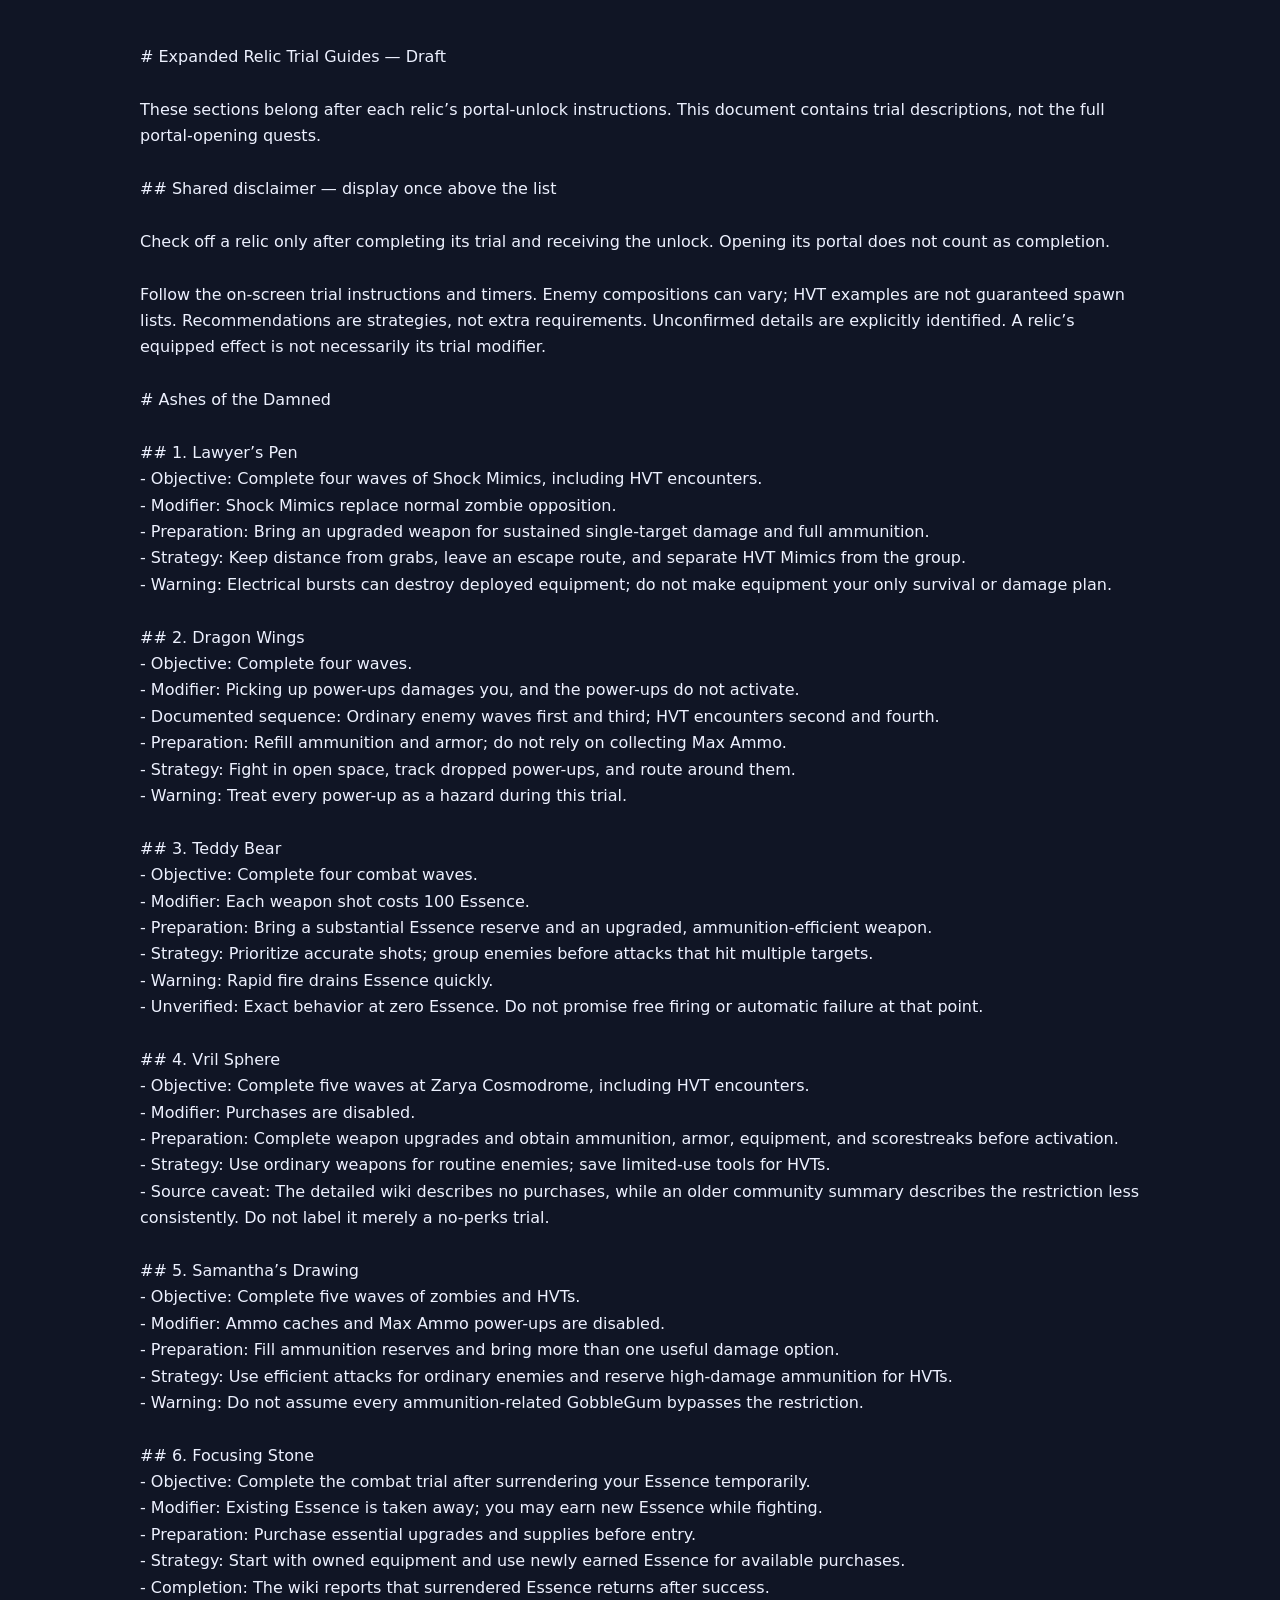
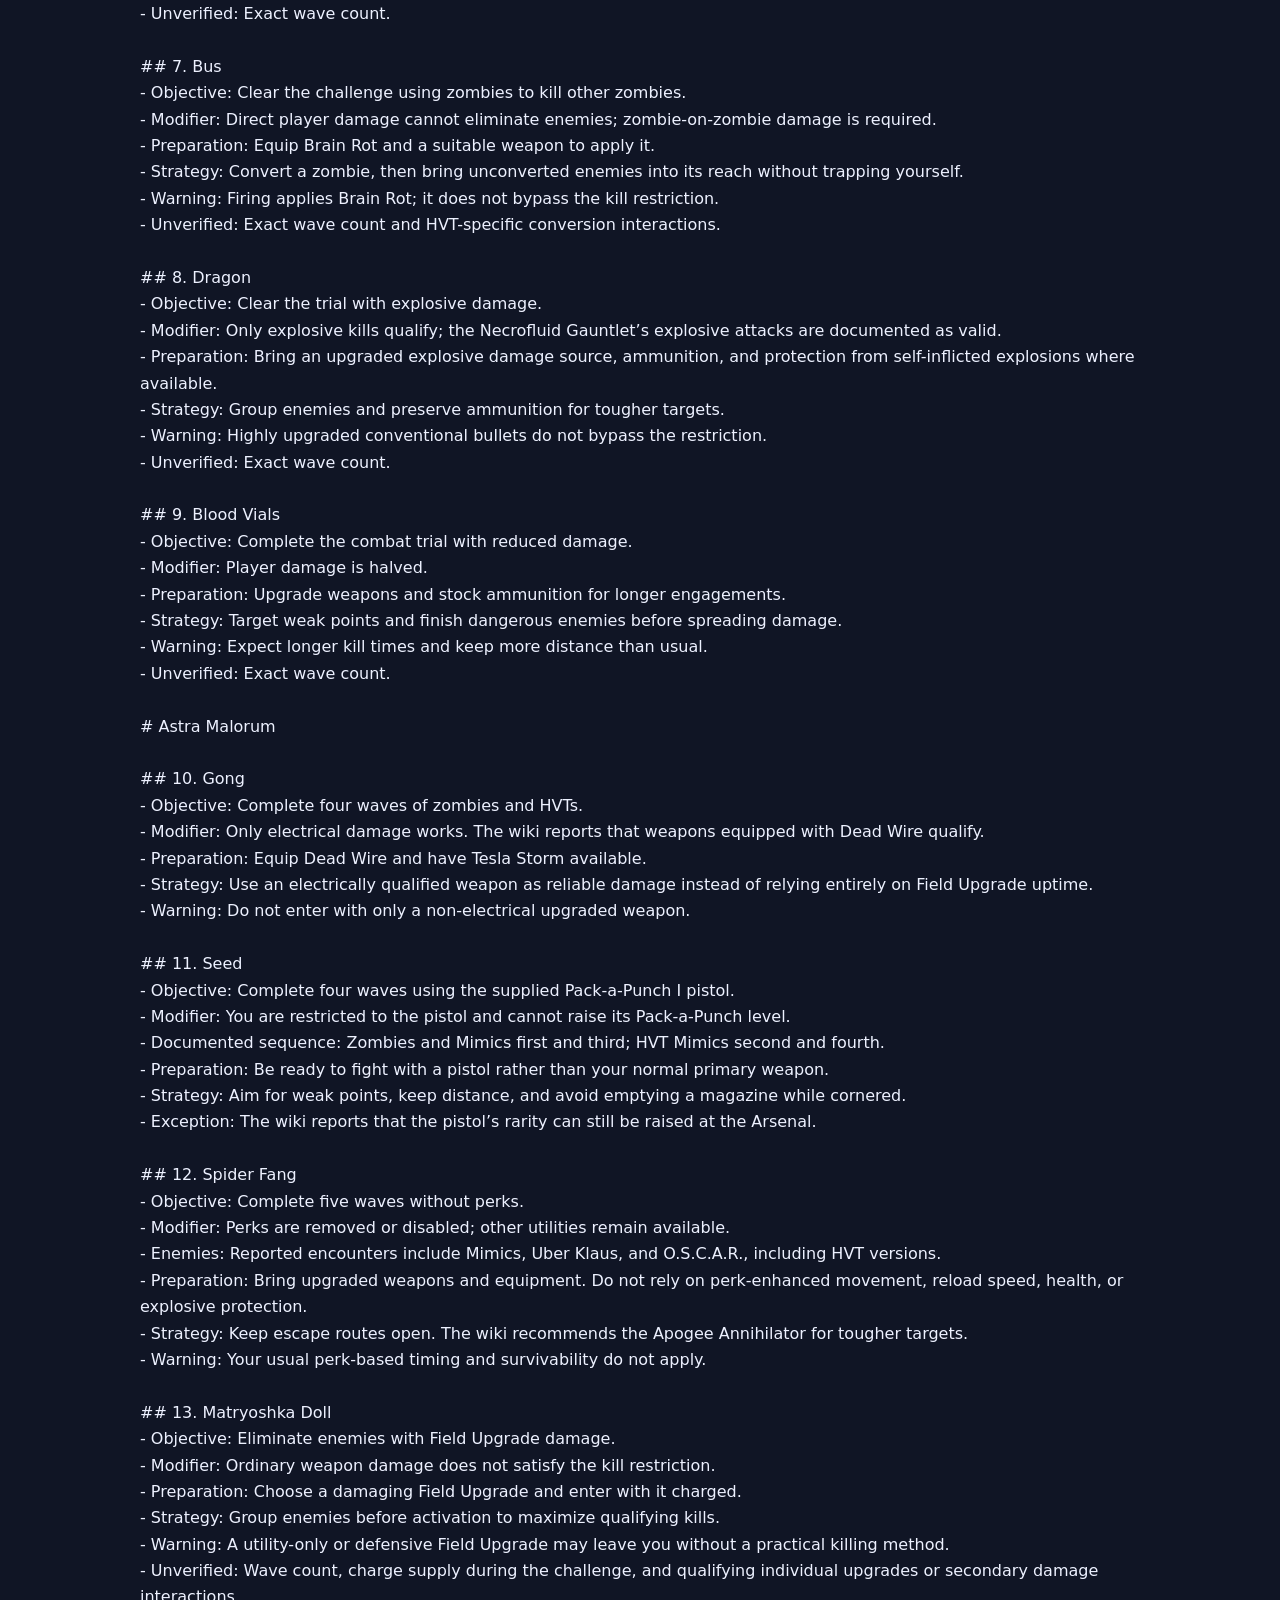
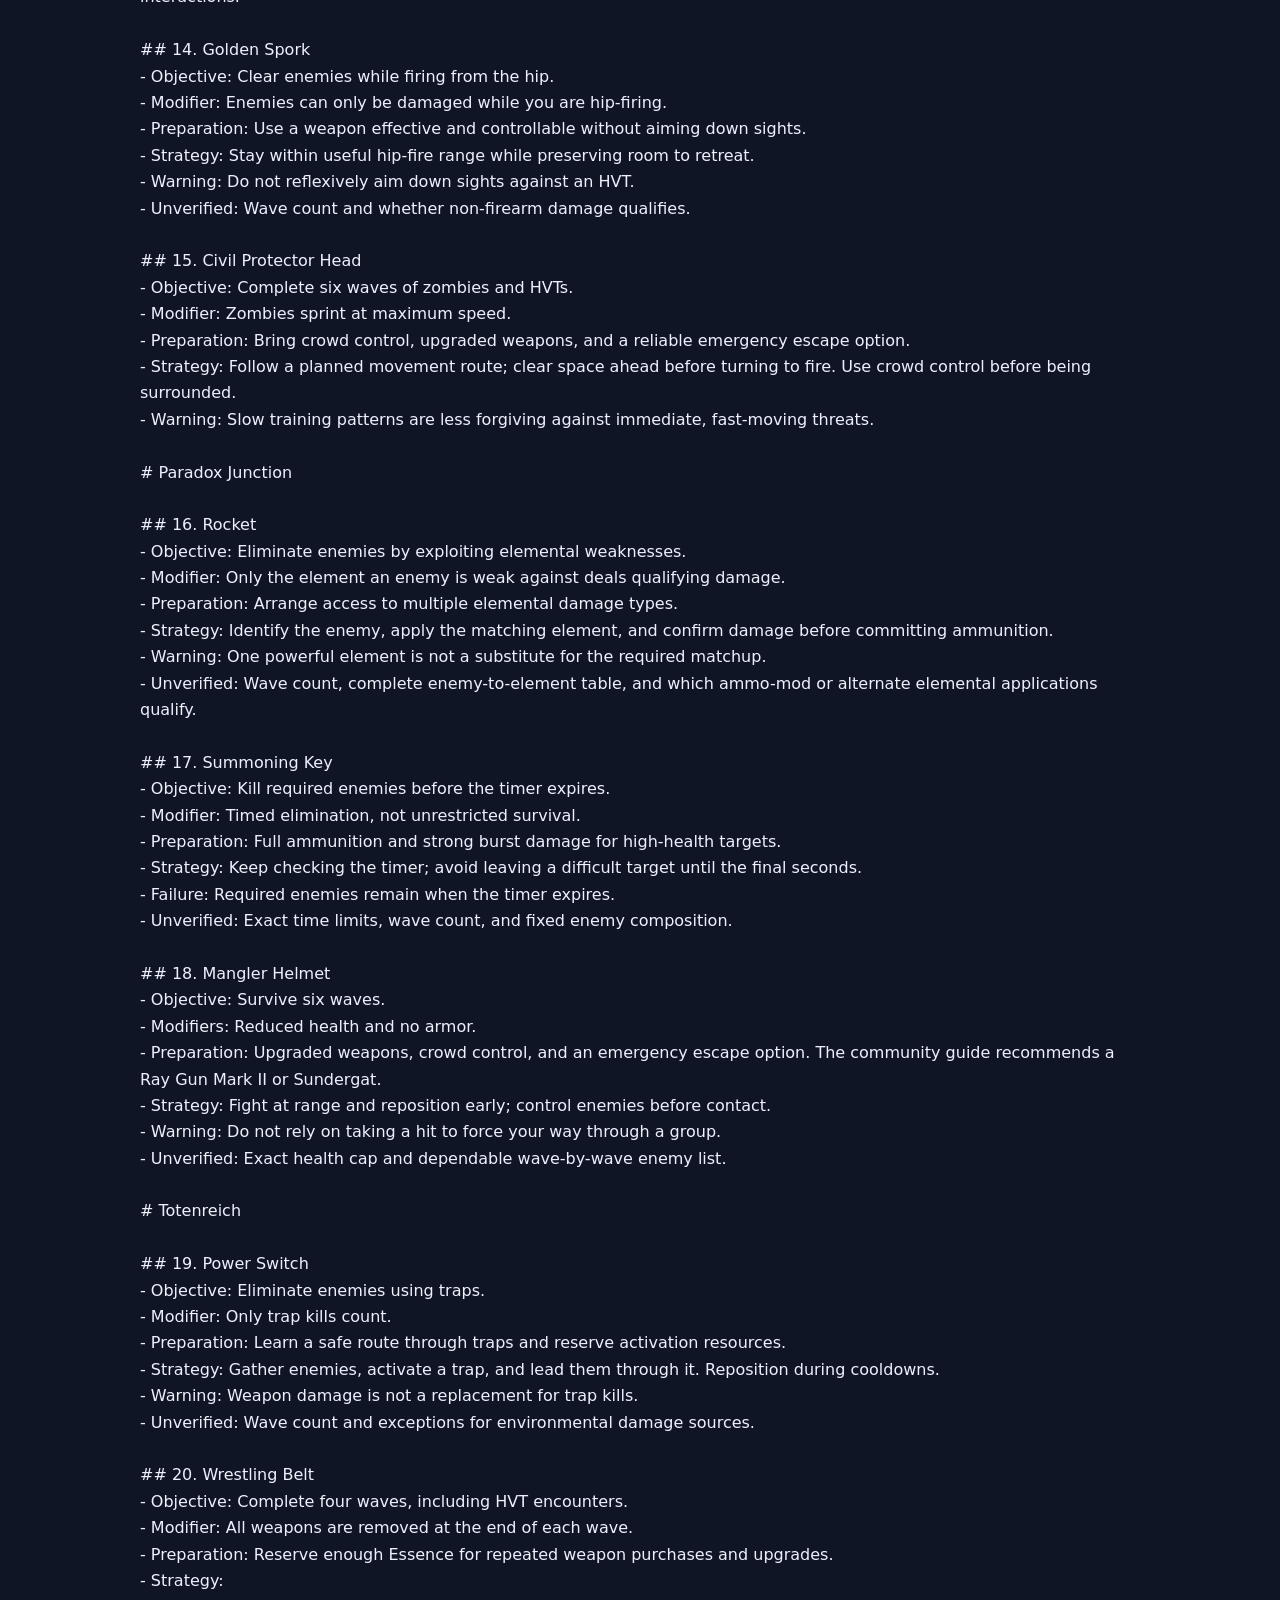
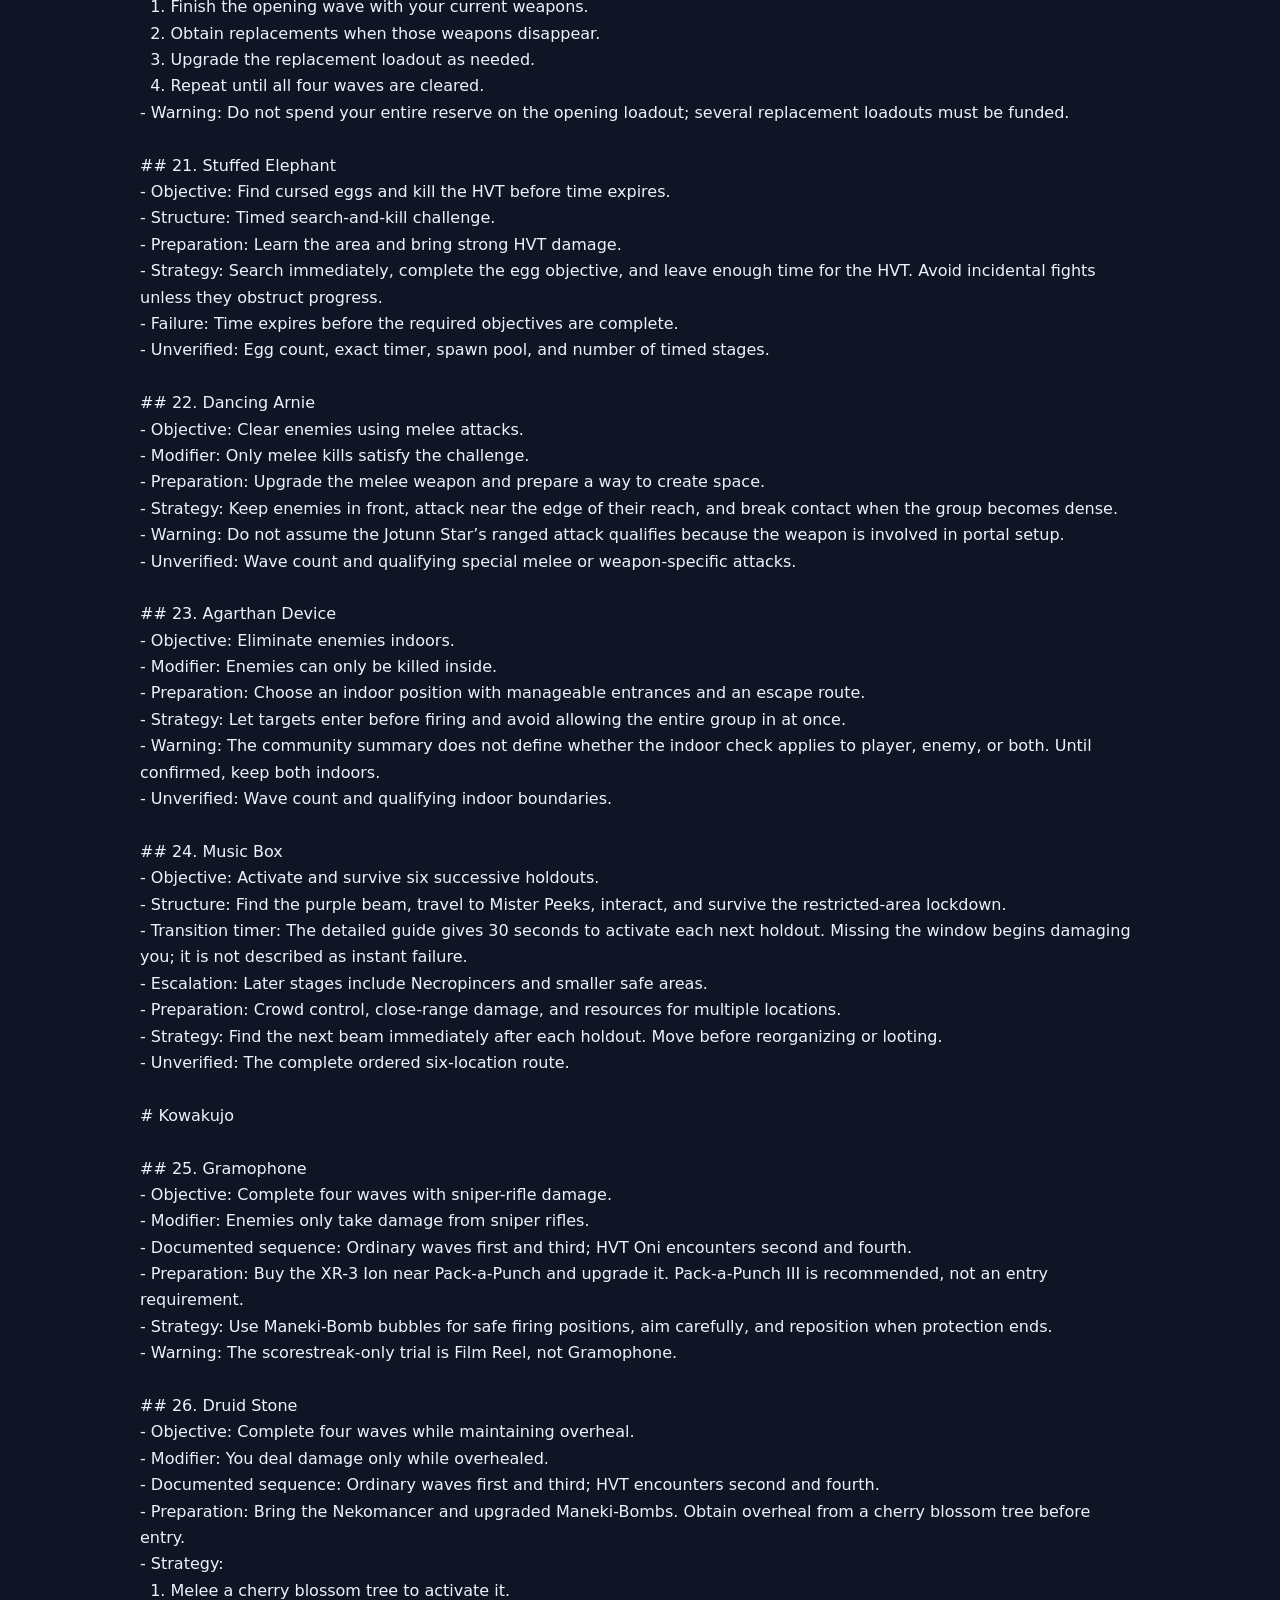
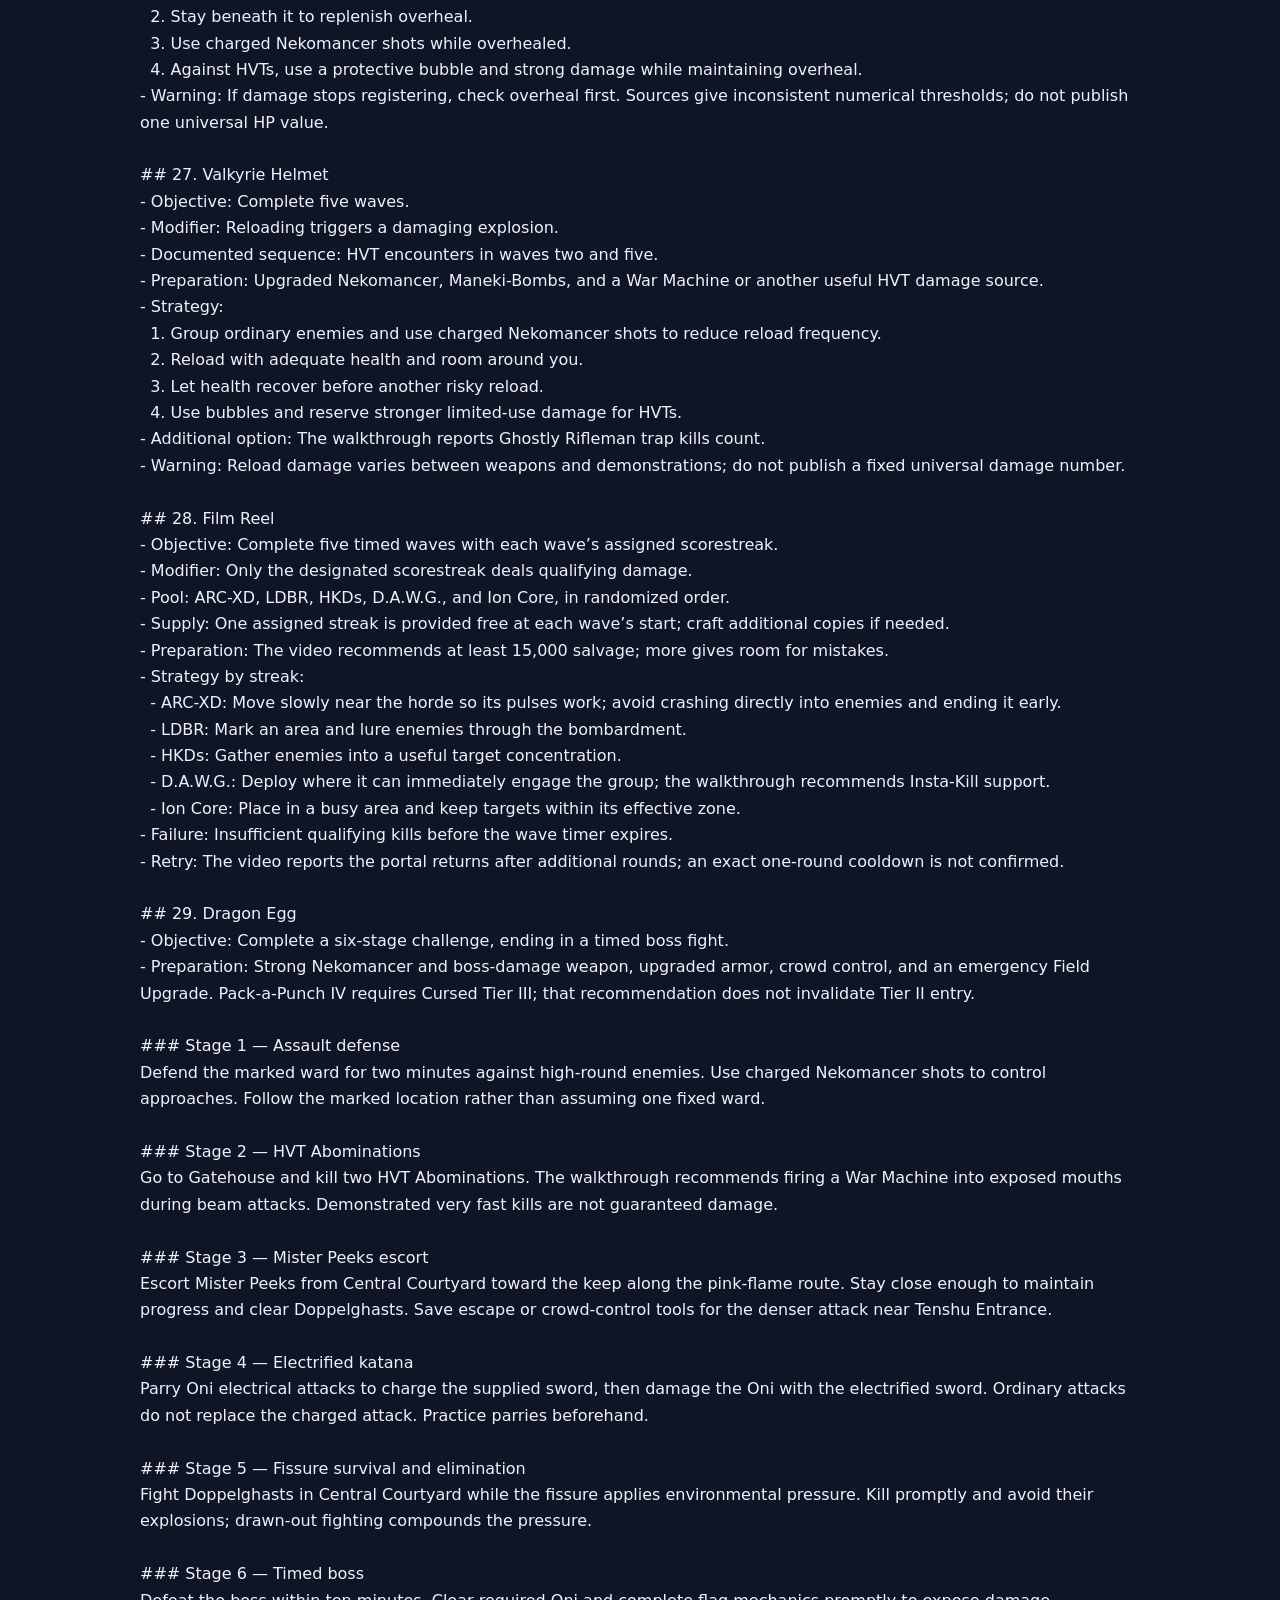
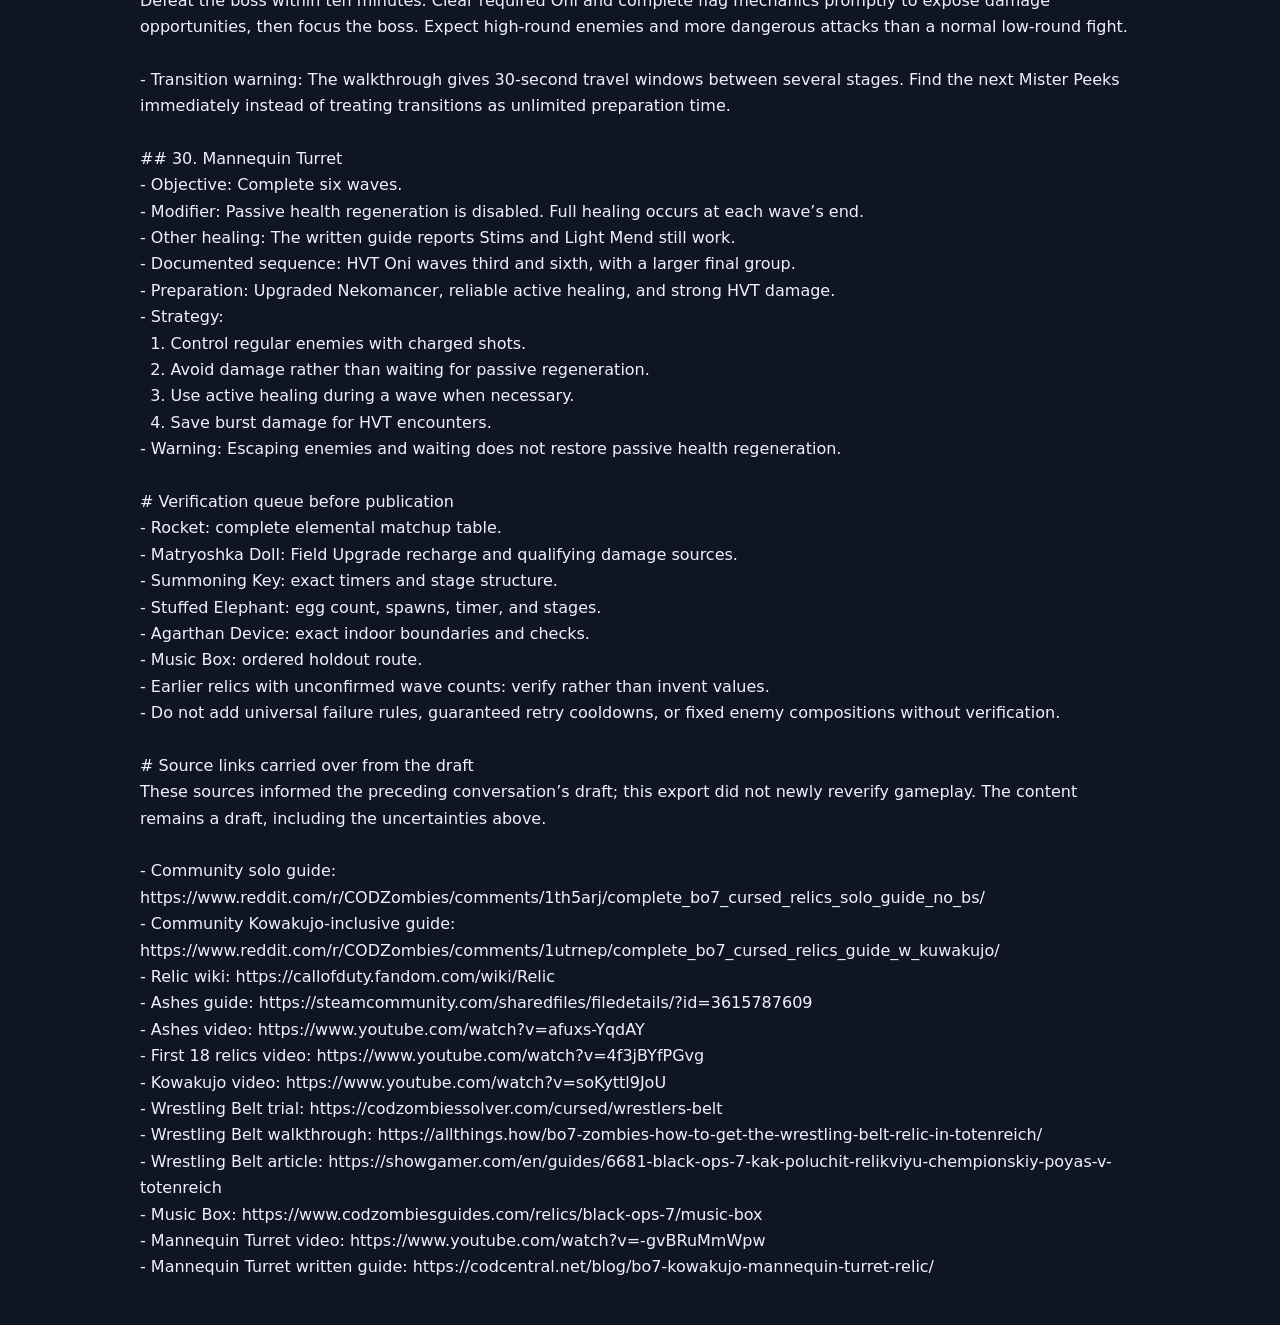
<file: Expanded-Relic-Trial-Guides.html>
<!doctype html><html lang="en"><meta charset="utf-8"><meta name="viewport" content="width=device-width,initial-scale=1"><title>Expanded Relic Trial Guides — Draft</title><style>body{margin:0;background:#101525;color:#edf1ff;font:16px/1.65 system-ui,sans-serif}main{max-width:1000px;margin:auto;padding:28px 20px}pre{white-space:pre-wrap;overflow-wrap:anywhere;font:inherit}a{color:#b6a1ff}</style><main><pre># Expanded Relic Trial Guides — Draft

These sections belong after each relic’s portal-unlock instructions. This document contains trial descriptions, not the full portal-opening quests.

## Shared disclaimer — display once above the list

Check off a relic only after completing its trial and receiving the unlock. Opening its portal does not count as completion.

Follow the on-screen trial instructions and timers. Enemy compositions can vary; HVT examples are not guaranteed spawn lists. Recommendations are strategies, not extra requirements. Unconfirmed details are explicitly identified. A relic’s equipped effect is not necessarily its trial modifier.

# Ashes of the Damned

## 1. Lawyer’s Pen
- Objective: Complete four waves of Shock Mimics, including HVT encounters.
- Modifier: Shock Mimics replace normal zombie opposition.
- Preparation: Bring an upgraded weapon for sustained single-target damage and full ammunition.
- Strategy: Keep distance from grabs, leave an escape route, and separate HVT Mimics from the group.
- Warning: Electrical bursts can destroy deployed equipment; do not make equipment your only survival or damage plan.

## 2. Dragon Wings
- Objective: Complete four waves.
- Modifier: Picking up power-ups damages you, and the power-ups do not activate.
- Documented sequence: Ordinary enemy waves first and third; HVT encounters second and fourth.
- Preparation: Refill ammunition and armor; do not rely on collecting Max Ammo.
- Strategy: Fight in open space, track dropped power-ups, and route around them.
- Warning: Treat every power-up as a hazard during this trial.

## 3. Teddy Bear
- Objective: Complete four combat waves.
- Modifier: Each weapon shot costs 100 Essence.
- Preparation: Bring a substantial Essence reserve and an upgraded, ammunition-efficient weapon.
- Strategy: Prioritize accurate shots; group enemies before attacks that hit multiple targets.
- Warning: Rapid fire drains Essence quickly.
- Unverified: Exact behavior at zero Essence. Do not promise free firing or automatic failure at that point.

## 4. Vril Sphere
- Objective: Complete five waves at Zarya Cosmodrome, including HVT encounters.
- Modifier: Purchases are disabled.
- Preparation: Complete weapon upgrades and obtain ammunition, armor, equipment, and scorestreaks before activation.
- Strategy: Use ordinary weapons for routine enemies; save limited-use tools for HVTs.
- Source caveat: The detailed wiki describes no purchases, while an older community summary describes the restriction less consistently. Do not label it merely a no-perks trial.

## 5. Samantha’s Drawing
- Objective: Complete five waves of zombies and HVTs.
- Modifier: Ammo caches and Max Ammo power-ups are disabled.
- Preparation: Fill ammunition reserves and bring more than one useful damage option.
- Strategy: Use efficient attacks for ordinary enemies and reserve high-damage ammunition for HVTs.
- Warning: Do not assume every ammunition-related GobbleGum bypasses the restriction.

## 6. Focusing Stone
- Objective: Complete the combat trial after surrendering your Essence temporarily.
- Modifier: Existing Essence is taken away; you may earn new Essence while fighting.
- Preparation: Purchase essential upgrades and supplies before entry.
- Strategy: Start with owned equipment and use newly earned Essence for available purchases.
- Completion: The wiki reports that surrendered Essence returns after success.
- Unverified: Exact wave count.

## 7. Bus
- Objective: Clear the challenge using zombies to kill other zombies.
- Modifier: Direct player damage cannot eliminate enemies; zombie-on-zombie damage is required.
- Preparation: Equip Brain Rot and a suitable weapon to apply it.
- Strategy: Convert a zombie, then bring unconverted enemies into its reach without trapping yourself.
- Warning: Firing applies Brain Rot; it does not bypass the kill restriction.
- Unverified: Exact wave count and HVT-specific conversion interactions.

## 8. Dragon
- Objective: Clear the trial with explosive damage.
- Modifier: Only explosive kills qualify; the Necrofluid Gauntlet’s explosive attacks are documented as valid.
- Preparation: Bring an upgraded explosive damage source, ammunition, and protection from self-inflicted explosions where available.
- Strategy: Group enemies and preserve ammunition for tougher targets.
- Warning: Highly upgraded conventional bullets do not bypass the restriction.
- Unverified: Exact wave count.

## 9. Blood Vials
- Objective: Complete the combat trial with reduced damage.
- Modifier: Player damage is halved.
- Preparation: Upgrade weapons and stock ammunition for longer engagements.
- Strategy: Target weak points and finish dangerous enemies before spreading damage.
- Warning: Expect longer kill times and keep more distance than usual.
- Unverified: Exact wave count.

# Astra Malorum

## 10. Gong
- Objective: Complete four waves of zombies and HVTs.
- Modifier: Only electrical damage works. The wiki reports that weapons equipped with Dead Wire qualify.
- Preparation: Equip Dead Wire and have Tesla Storm available.
- Strategy: Use an electrically qualified weapon as reliable damage instead of relying entirely on Field Upgrade uptime.
- Warning: Do not enter with only a non-electrical upgraded weapon.

## 11. Seed
- Objective: Complete four waves using the supplied Pack-a-Punch I pistol.
- Modifier: You are restricted to the pistol and cannot raise its Pack-a-Punch level.
- Documented sequence: Zombies and Mimics first and third; HVT Mimics second and fourth.
- Preparation: Be ready to fight with a pistol rather than your normal primary weapon.
- Strategy: Aim for weak points, keep distance, and avoid emptying a magazine while cornered.
- Exception: The wiki reports that the pistol’s rarity can still be raised at the Arsenal.

## 12. Spider Fang
- Objective: Complete five waves without perks.
- Modifier: Perks are removed or disabled; other utilities remain available.
- Enemies: Reported encounters include Mimics, Uber Klaus, and O.S.C.A.R., including HVT versions.
- Preparation: Bring upgraded weapons and equipment. Do not rely on perk-enhanced movement, reload speed, health, or explosive protection.
- Strategy: Keep escape routes open. The wiki recommends the Apogee Annihilator for tougher targets.
- Warning: Your usual perk-based timing and survivability do not apply.

## 13. Matryoshka Doll
- Objective: Eliminate enemies with Field Upgrade damage.
- Modifier: Ordinary weapon damage does not satisfy the kill restriction.
- Preparation: Choose a damaging Field Upgrade and enter with it charged.
- Strategy: Group enemies before activation to maximize qualifying kills.
- Warning: A utility-only or defensive Field Upgrade may leave you without a practical killing method.
- Unverified: Wave count, charge supply during the challenge, and qualifying individual upgrades or secondary damage interactions.

## 14. Golden Spork
- Objective: Clear enemies while firing from the hip.
- Modifier: Enemies can only be damaged while you are hip-firing.
- Preparation: Use a weapon effective and controllable without aiming down sights.
- Strategy: Stay within useful hip-fire range while preserving room to retreat.
- Warning: Do not reflexively aim down sights against an HVT.
- Unverified: Wave count and whether non-firearm damage qualifies.

## 15. Civil Protector Head
- Objective: Complete six waves of zombies and HVTs.
- Modifier: Zombies sprint at maximum speed.
- Preparation: Bring crowd control, upgraded weapons, and a reliable emergency escape option.
- Strategy: Follow a planned movement route; clear space ahead before turning to fire. Use crowd control before being surrounded.
- Warning: Slow training patterns are less forgiving against immediate, fast-moving threats.

# Paradox Junction

## 16. Rocket
- Objective: Eliminate enemies by exploiting elemental weaknesses.
- Modifier: Only the element an enemy is weak against deals qualifying damage.
- Preparation: Arrange access to multiple elemental damage types.
- Strategy: Identify the enemy, apply the matching element, and confirm damage before committing ammunition.
- Warning: One powerful element is not a substitute for the required matchup.
- Unverified: Wave count, complete enemy-to-element table, and which ammo-mod or alternate elemental applications qualify.

## 17. Summoning Key
- Objective: Kill required enemies before the timer expires.
- Modifier: Timed elimination, not unrestricted survival.
- Preparation: Full ammunition and strong burst damage for high-health targets.
- Strategy: Keep checking the timer; avoid leaving a difficult target until the final seconds.
- Failure: Required enemies remain when the timer expires.
- Unverified: Exact time limits, wave count, and fixed enemy composition.

## 18. Mangler Helmet
- Objective: Survive six waves.
- Modifiers: Reduced health and no armor.
- Preparation: Upgraded weapons, crowd control, and an emergency escape option. The community guide recommends a Ray Gun Mark II or Sundergat.
- Strategy: Fight at range and reposition early; control enemies before contact.
- Warning: Do not rely on taking a hit to force your way through a group.
- Unverified: Exact health cap and dependable wave-by-wave enemy list.

# Totenreich

## 19. Power Switch
- Objective: Eliminate enemies using traps.
- Modifier: Only trap kills count.
- Preparation: Learn a safe route through traps and reserve activation resources.
- Strategy: Gather enemies, activate a trap, and lead them through it. Reposition during cooldowns.
- Warning: Weapon damage is not a replacement for trap kills.
- Unverified: Wave count and exceptions for environmental damage sources.

## 20. Wrestling Belt
- Objective: Complete four waves, including HVT encounters.
- Modifier: All weapons are removed at the end of each wave.
- Preparation: Reserve enough Essence for repeated weapon purchases and upgrades.
- Strategy:
  1. Finish the opening wave with your current weapons.
  2. Obtain replacements when those weapons disappear.
  3. Upgrade the replacement loadout as needed.
  4. Repeat until all four waves are cleared.
- Warning: Do not spend your entire reserve on the opening loadout; several replacement loadouts must be funded.

## 21. Stuffed Elephant
- Objective: Find cursed eggs and kill the HVT before time expires.
- Structure: Timed search-and-kill challenge.
- Preparation: Learn the area and bring strong HVT damage.
- Strategy: Search immediately, complete the egg objective, and leave enough time for the HVT. Avoid incidental fights unless they obstruct progress.
- Failure: Time expires before the required objectives are complete.
- Unverified: Egg count, exact timer, spawn pool, and number of timed stages.

## 22. Dancing Arnie
- Objective: Clear enemies using melee attacks.
- Modifier: Only melee kills satisfy the challenge.
- Preparation: Upgrade the melee weapon and prepare a way to create space.
- Strategy: Keep enemies in front, attack near the edge of their reach, and break contact when the group becomes dense.
- Warning: Do not assume the Jotunn Star’s ranged attack qualifies because the weapon is involved in portal setup.
- Unverified: Wave count and qualifying special melee or weapon-specific attacks.

## 23. Agarthan Device
- Objective: Eliminate enemies indoors.
- Modifier: Enemies can only be killed inside.
- Preparation: Choose an indoor position with manageable entrances and an escape route.
- Strategy: Let targets enter before firing and avoid allowing the entire group in at once.
- Warning: The community summary does not define whether the indoor check applies to player, enemy, or both. Until confirmed, keep both indoors.
- Unverified: Wave count and qualifying indoor boundaries.

## 24. Music Box
- Objective: Activate and survive six successive holdouts.
- Structure: Find the purple beam, travel to Mister Peeks, interact, and survive the restricted-area lockdown.
- Transition timer: The detailed guide gives 30 seconds to activate each next holdout. Missing the window begins damaging you; it is not described as instant failure.
- Escalation: Later stages include Necropincers and smaller safe areas.
- Preparation: Crowd control, close-range damage, and resources for multiple locations.
- Strategy: Find the next beam immediately after each holdout. Move before reorganizing or looting.
- Unverified: The complete ordered six-location route.

# Kowakujo

## 25. Gramophone
- Objective: Complete four waves with sniper-rifle damage.
- Modifier: Enemies only take damage from sniper rifles.
- Documented sequence: Ordinary waves first and third; HVT Oni encounters second and fourth.
- Preparation: Buy the XR-3 Ion near Pack-a-Punch and upgrade it. Pack-a-Punch III is recommended, not an entry requirement.
- Strategy: Use Maneki-Bomb bubbles for safe firing positions, aim carefully, and reposition when protection ends.
- Warning: The scorestreak-only trial is Film Reel, not Gramophone.

## 26. Druid Stone
- Objective: Complete four waves while maintaining overheal.
- Modifier: You deal damage only while overhealed.
- Documented sequence: Ordinary waves first and third; HVT encounters second and fourth.
- Preparation: Bring the Nekomancer and upgraded Maneki-Bombs. Obtain overheal from a cherry blossom tree before entry.
- Strategy:
  1. Melee a cherry blossom tree to activate it.
  2. Stay beneath it to replenish overheal.
  3. Use charged Nekomancer shots while overhealed.
  4. Against HVTs, use a protective bubble and strong damage while maintaining overheal.
- Warning: If damage stops registering, check overheal first. Sources give inconsistent numerical thresholds; do not publish one universal HP value.

## 27. Valkyrie Helmet
- Objective: Complete five waves.
- Modifier: Reloading triggers a damaging explosion.
- Documented sequence: HVT encounters in waves two and five.
- Preparation: Upgraded Nekomancer, Maneki-Bombs, and a War Machine or another useful HVT damage source.
- Strategy:
  1. Group ordinary enemies and use charged Nekomancer shots to reduce reload frequency.
  2. Reload with adequate health and room around you.
  3. Let health recover before another risky reload.
  4. Use bubbles and reserve stronger limited-use damage for HVTs.
- Additional option: The walkthrough reports Ghostly Rifleman trap kills count.
- Warning: Reload damage varies between weapons and demonstrations; do not publish a fixed universal damage number.

## 28. Film Reel
- Objective: Complete five timed waves with each wave’s assigned scorestreak.
- Modifier: Only the designated scorestreak deals qualifying damage.
- Pool: ARC-XD, LDBR, HKDs, D.A.W.G., and Ion Core, in randomized order.
- Supply: One assigned streak is provided free at each wave’s start; craft additional copies if needed.
- Preparation: The video recommends at least 15,000 salvage; more gives room for mistakes.
- Strategy by streak:
  - ARC-XD: Move slowly near the horde so its pulses work; avoid crashing directly into enemies and ending it early.
  - LDBR: Mark an area and lure enemies through the bombardment.
  - HKDs: Gather enemies into a useful target concentration.
  - D.A.W.G.: Deploy where it can immediately engage the group; the walkthrough recommends Insta-Kill support.
  - Ion Core: Place in a busy area and keep targets within its effective zone.
- Failure: Insufficient qualifying kills before the wave timer expires.
- Retry: The video reports the portal returns after additional rounds; an exact one-round cooldown is not confirmed.

## 29. Dragon Egg
- Objective: Complete a six-stage challenge, ending in a timed boss fight.
- Preparation: Strong Nekomancer and boss-damage weapon, upgraded armor, crowd control, and an emergency Field Upgrade. Pack-a-Punch IV requires Cursed Tier III; that recommendation does not invalidate Tier II entry.

### Stage 1 — Assault defense
Defend the marked ward for two minutes against high-round enemies. Use charged Nekomancer shots to control approaches. Follow the marked location rather than assuming one fixed ward.

### Stage 2 — HVT Abominations
Go to Gatehouse and kill two HVT Abominations. The walkthrough recommends firing a War Machine into exposed mouths during beam attacks. Demonstrated very fast kills are not guaranteed damage.

### Stage 3 — Mister Peeks escort
Escort Mister Peeks from Central Courtyard toward the keep along the pink-flame route. Stay close enough to maintain progress and clear Doppelghasts. Save escape or crowd-control tools for the denser attack near Tenshu Entrance.

### Stage 4 — Electrified katana
Parry Oni electrical attacks to charge the supplied sword, then damage the Oni with the electrified sword. Ordinary attacks do not replace the charged attack. Practice parries beforehand.

### Stage 5 — Fissure survival and elimination
Fight Doppelghasts in Central Courtyard while the fissure applies environmental pressure. Kill promptly and avoid their explosions; drawn-out fighting compounds the pressure.

### Stage 6 — Timed boss
Defeat the boss within ten minutes. Clear required Oni and complete flag mechanics promptly to expose damage opportunities, then focus the boss. Expect high-round enemies and more dangerous attacks than a normal low-round fight.

- Transition warning: The walkthrough gives 30-second travel windows between several stages. Find the next Mister Peeks immediately instead of treating transitions as unlimited preparation time.

## 30. Mannequin Turret
- Objective: Complete six waves.
- Modifier: Passive health regeneration is disabled. Full healing occurs at each wave’s end.
- Other healing: The written guide reports Stims and Light Mend still work.
- Documented sequence: HVT Oni waves third and sixth, with a larger final group.
- Preparation: Upgraded Nekomancer, reliable active healing, and strong HVT damage.
- Strategy:
  1. Control regular enemies with charged shots.
  2. Avoid damage rather than waiting for passive regeneration.
  3. Use active healing during a wave when necessary.
  4. Save burst damage for HVT encounters.
- Warning: Escaping enemies and waiting does not restore passive health regeneration.

# Verification queue before publication
- Rocket: complete elemental matchup table.
- Matryoshka Doll: Field Upgrade recharge and qualifying damage sources.
- Summoning Key: exact timers and stage structure.
- Stuffed Elephant: egg count, spawns, timer, and stages.
- Agarthan Device: exact indoor boundaries and checks.
- Music Box: ordered holdout route.
- Earlier relics with unconfirmed wave counts: verify rather than invent values.
- Do not add universal failure rules, guaranteed retry cooldowns, or fixed enemy compositions without verification.

# Source links carried over from the draft
These sources informed the preceding conversation’s draft; this export did not newly reverify gameplay. The content remains a draft, including the uncertainties above.

- Community solo guide: https://www.reddit.com/r/CODZombies/comments/1th5arj/complete_bo7_cursed_relics_solo_guide_no_bs/
- Community Kowakujo-inclusive guide: https://www.reddit.com/r/CODZombies/comments/1utrnep/complete_bo7_cursed_relics_guide_w_kuwakujo/
- Relic wiki: https://callofduty.fandom.com/wiki/Relic
- Ashes guide: https://steamcommunity.com/sharedfiles/filedetails/?id=3615787609
- Ashes video: https://www.youtube.com/watch?v=afuxs-YqdAY
- First 18 relics video: https://www.youtube.com/watch?v=4f3jBYfPGvg
- Kowakujo video: https://www.youtube.com/watch?v=soKyttl9JoU
- Wrestling Belt trial: https://codzombiessolver.com/cursed/wrestlers-belt
- Wrestling Belt walkthrough: https://allthings.how/bo7-zombies-how-to-get-the-wrestling-belt-relic-in-totenreich/
- Wrestling Belt article: https://showgamer.com/en/guides/6681-black-ops-7-kak-poluchit-relikviyu-chempionskiy-poyas-v-totenreich
- Music Box: https://www.codzombiesguides.com/relics/black-ops-7/music-box
- Mannequin Turret video: https://www.youtube.com/watch?v=-gvBRuMmWpw
- Mannequin Turret written guide: https://codcentral.net/blog/bo7-kowakujo-mannequin-turret-relic/
</pre></main></html>
</file>
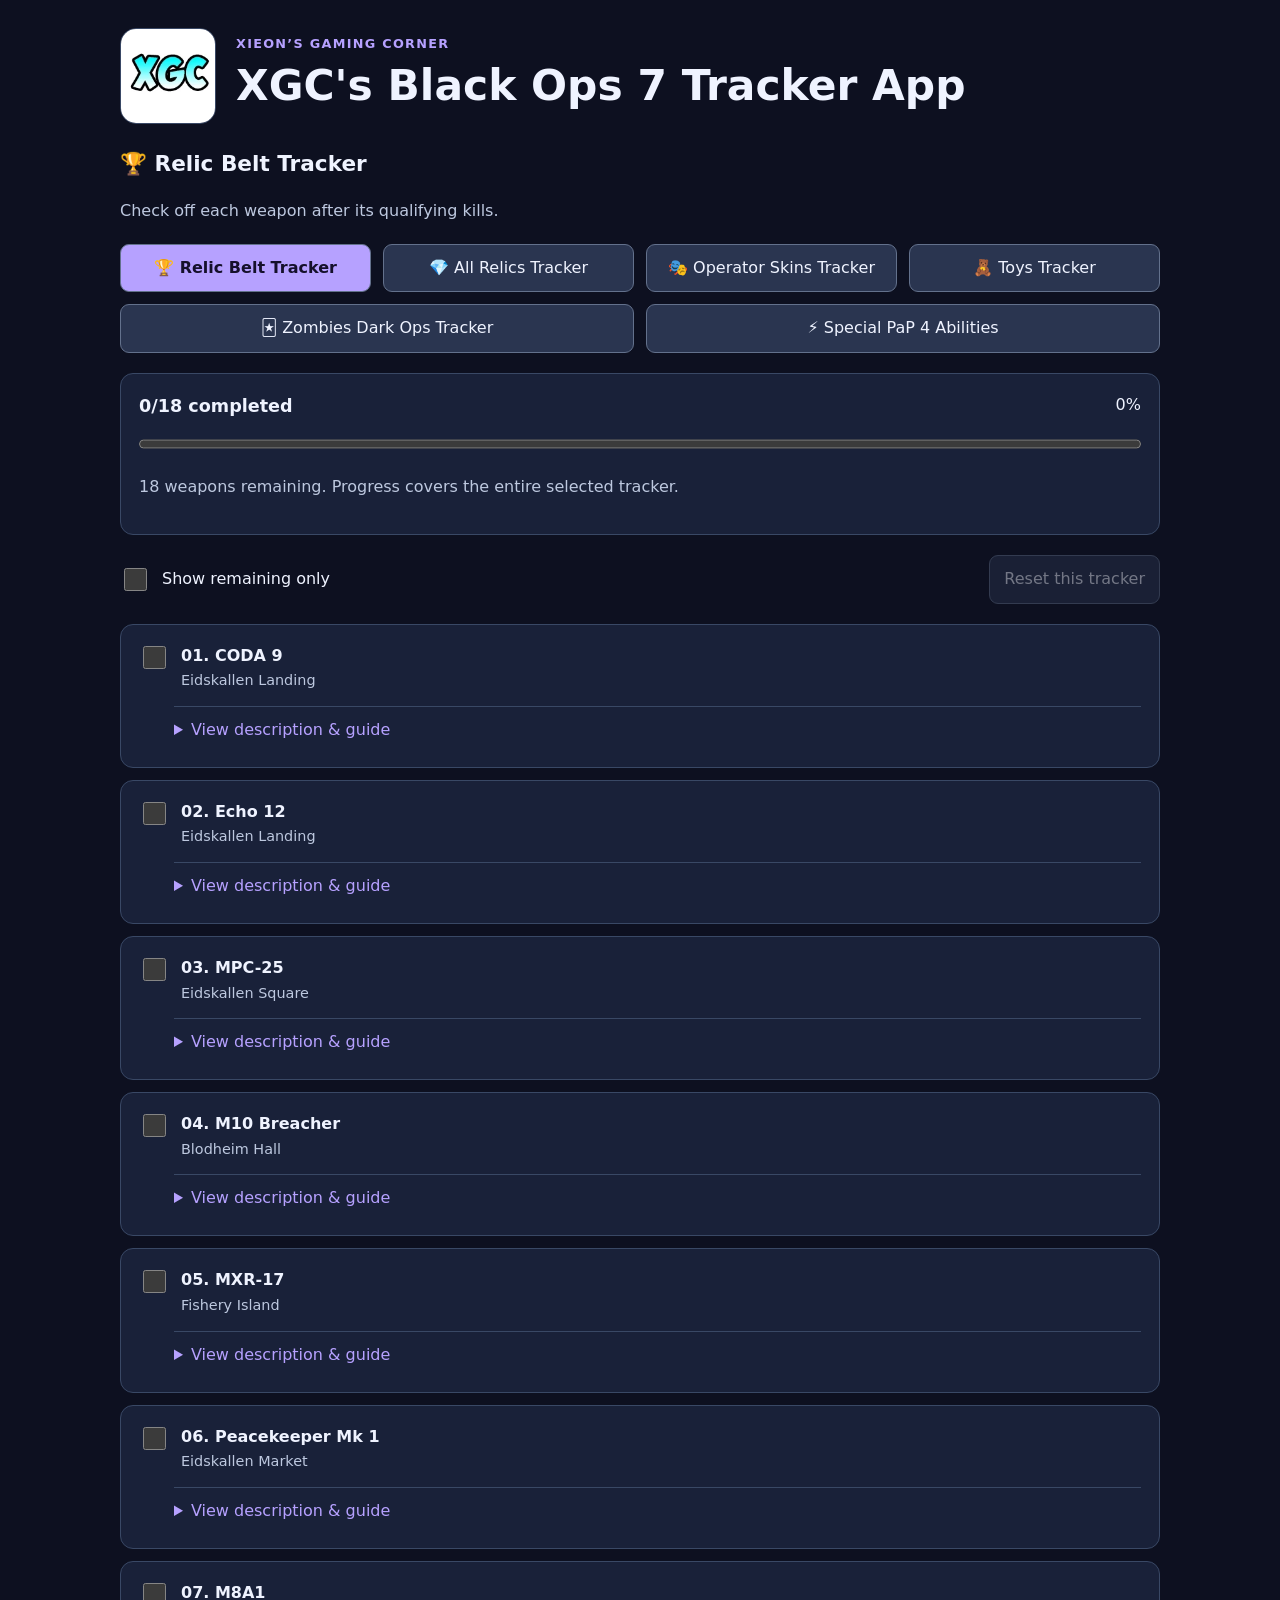
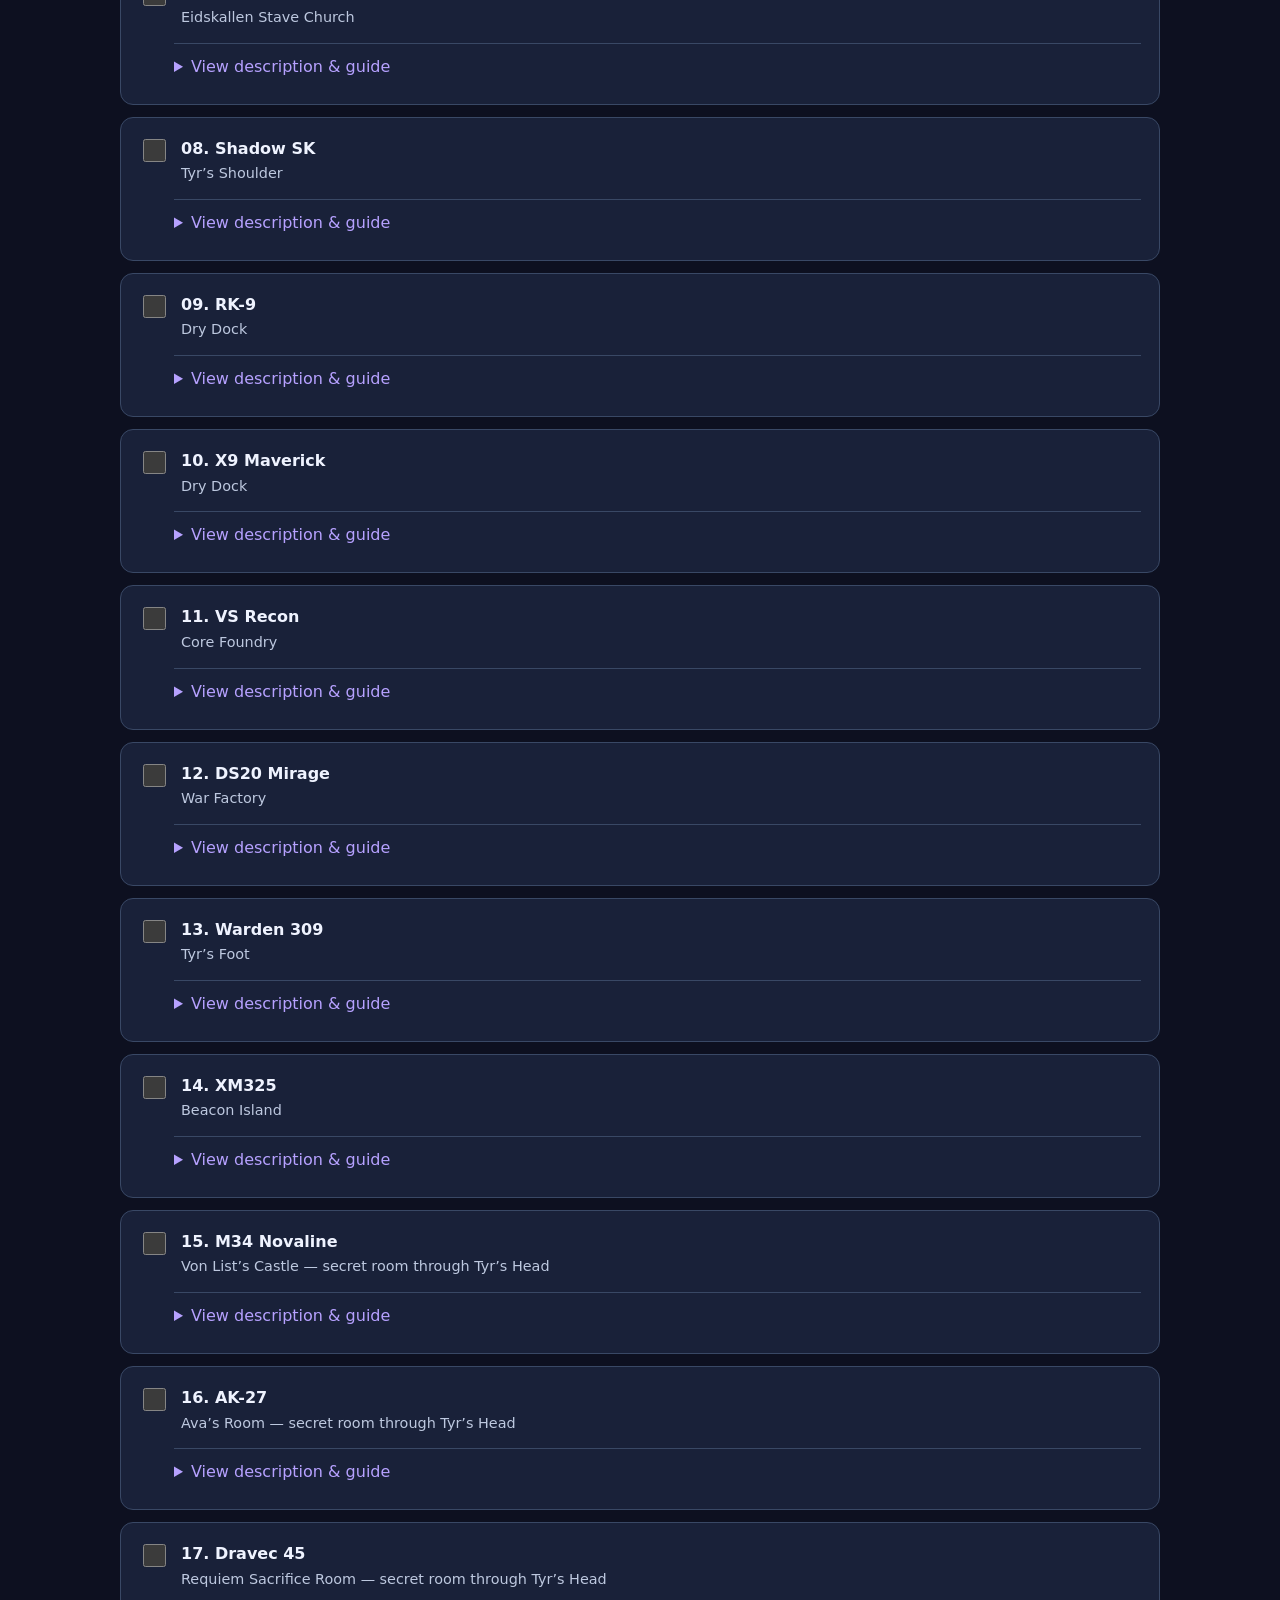
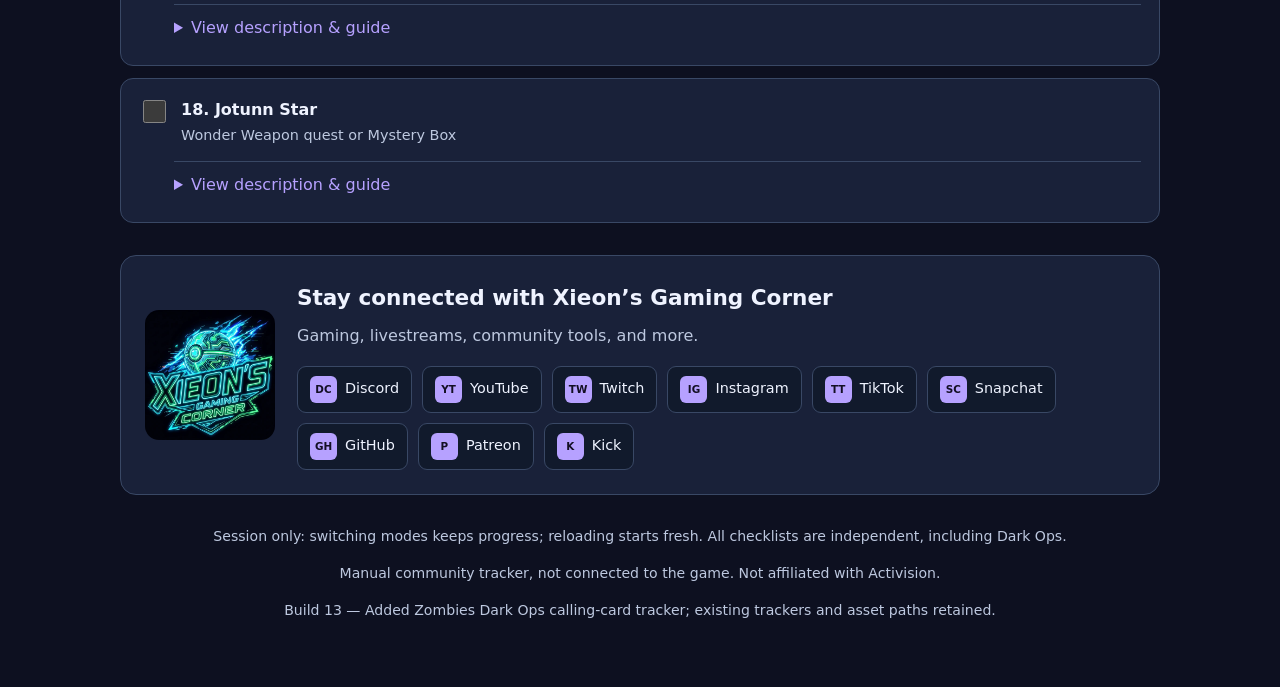
<file: index (2).html>
<!doctype html><html lang="en"><head><meta charset="utf-8"><meta name="viewport" content="width=device-width,initial-scale=1"><meta name="description" content="XGC Black Ops 7 trackers for relics, Wrestling Belt, operator skins and Prestige rewards."><title>XGC's Black Ops 7 Tracker App</title><link rel="icon" type="image/webp" href="./assets/branding/xgc-logo.webp"><style>*{box-sizing:border-box}:root{color-scheme:dark;--bg:#0d1020;--panel:#192139;--line:#394865;--text:#eff3ff;--muted:#bdc8df;--accent:#b6a1ff}body{margin:0;background:var(--bg);color:var(--text);font:16px/1.65 system-ui,sans-serif}main{max-width:1080px;margin:auto;padding:28px 20px 50px}.brand{color:var(--accent);font-weight:800;letter-spacing:.1em;font-size:.8rem}h1{font-size:clamp(1.8rem,5vw,2.7rem);line-height:1.2}p,li{color:var(--muted)}button,select{font:inherit;background:#2a3550;color:var(--text);border:1px solid #63718c;border-radius:9px;padding:10px 14px}button,summary{cursor:pointer}button[aria-pressed=true]{background:var(--accent);color:#15102b;font-weight:750}button:disabled{opacity:.45;cursor:default}nav,.toolbar{display:flex;gap:12px;flex-wrap:wrap;align-items:center;margin:20px 0}nav button{flex:1;min-width:210px}.summary,.item{background:var(--panel);border:1px solid var(--line);border-radius:13px;padding:18px}.summary-top{display:flex;justify-content:space-between;gap:14px}h2{font-size:1.1rem;margin:0}progress{width:100%;height:18px;accent-color:var(--accent);margin-top:14px}input[type=checkbox]{width:23px;height:23px;accent-color:var(--accent);flex-shrink:0}.filter,.item-label{display:flex;align-items:center;gap:12px}.item-label{align-items:flex-start;cursor:pointer;flex:1;min-width:0}.name{display:block;font-weight:750;overflow-wrap:anywhere}.subtitle{display:block;font-size:.9rem;color:var(--muted)}#items{display:grid;gap:12px}details{border-top:1px solid var(--line);margin:13px 0 0 35px;padding-top:10px}summary,a{color:var(--accent)}summary{min-height:32px}.done{border-color:#4d9278}.done .name{text-decoration:line-through;color:var(--muted)}h3{font-size:1rem;margin:20px 0 5px}.trial{border-left:3px solid var(--accent);padding:0 16px;margin:22px 0}.trial h3:first-child{padding-top:12px;font-size:1.2rem}.trial h4{margin:16px 0 4px;font-size:1rem}.trial p{margin:6px 0}li{margin:9px 0}.notice{border-left:3px solid #eac573;background:#25263a;padding:12px 16px}.uncertain{color:#f3d38d}.sources{font-size:.9rem}#reset{margin-left:auto}footer{margin-top:30px;font-size:.88rem;text-align:center}:focus-visible{outline:3px solid #f5cb74;outline-offset:4px}[hidden]{display:none!important}.complete .summary{border-color:#7be0b5}.item-head{display:flex;gap:14px;align-items:flex-start;min-width:0}.relic-art{display:block;flex:0 0 76px;width:76px;height:76px;object-fit:contain;padding:4px;border-radius:9px;background:#11192a}.tier-badge{display:flex;flex-direction:column;align-items:center;gap:3px;flex:0 0 76px;margin:0;font-size:.78rem;color:var(--muted);text-align:center}.portal-art{width:64px;height:64px;object-fit:contain;display:block}.item-label>span{min-width:0}.kind{display:inline-block;font-size:.78rem;border:1px solid var(--line);border-radius:6px;padding:1px 7px;margin-top:6px;color:var(--muted)}.select-filter{display:flex;align-items:center;gap:8px}select{max-width:100%}@media(max-width:550px){main{padding:20px 12px}details{margin-left:0}#reset{width:100%;margin:0}select{max-width:220px}.trial{padding-left:12px}.item-head{gap:8px}.relic-art{flex-basis:48px;width:48px;height:56px;padding:2px}.tier-badge{flex-basis:52px;font-size:.72rem}.portal-art{width:48px;height:48px}.item{padding:13px}}#app-title{font-size:clamp(1.7rem,4.7vw,2.65rem);line-height:1.2;margin:7px 0}#heading{font-size:1.35rem;margin:22px 0 8px}.app-branding{display:flex;gap:20px;align-items:center}.app-logo{width:96px;height:96px;object-fit:contain;flex-shrink:0;border-radius:16px;border:1px solid var(--line);background:var(--panel)}.app-branding>div{min-width:0}.app-branding .brand{margin:0}.community{margin-top:32px;padding:24px;border:1px solid var(--line);border-radius:16px;background:var(--panel);display:grid;grid-template-columns:130px minmax(0,1fr);gap:22px;align-items:center}.community-logo{width:130px;height:130px;object-fit:contain;border-radius:14px}.community h2{font-size:1.35rem}.community p{margin:8px 0 16px}.social-grid{display:flex;flex-wrap:wrap;gap:10px}.social-link,.social-pending{display:inline-flex;align-items:center;gap:8px;border:1px solid var(--line);border-radius:9px;padding:9px 12px;text-decoration:none;background:#111a2c;color:var(--text);font-size:.9rem}.social-link:hover{border-color:var(--accent);background:#24314c}.social-mark{display:inline-grid;place-items:center;border-radius:6px;min-width:27px;height:27px;padding:0 4px;font-size:.65rem;font-weight:850;background:var(--accent);color:#130f24}.social-pending{opacity:.65}.social-pending small{font-size:.72rem}@media(max-width:550px){.app-branding{gap:12px}.app-logo{width:64px;height:64px}.community{grid-template-columns:1fr;padding:18px}.community-logo{width:88px;height:88px}.social-link{flex:1;min-width:125px}.social-grid{gap:8px}}.king-video{margin:16px 0 22px;padding:20px;border:2px solid #eac573;border-radius:12px}.king-video h3{margin-top:0;font-size:1.15rem}.king-video .social-link{font-weight:750;border-color:#eac573}
</style><style id="darkops-artwork-style">
#darkops-panel .darkops-artwork{display:block;width:min(100%,480px);height:auto;object-fit:contain;margin:0 0 16px;border:1px solid var(--line,#394865);border-radius:9px;background:#11192a}
#darkops-panel .darkops-mastery-artwork{margin-top:16px}
#darkops-panel .darkops-artwork[hidden]{display:none}
@media(max-width:550px){#darkops-panel .darkops-artwork{width:100%;margin-bottom:12px}}
</style>
</head><body><main><header><div class="app-branding"><img class="app-logo" src="./assets/branding/xgc-logo.webp" alt="Xieon's Gaming Corner logo" width="96" height="96"><div><p class="brand">XIEON’S GAMING CORNER</p><h1 id="app-title">XGC's Black Ops 7 Tracker App</h1></div></div><h2 id="heading">🏆 Relic Belt Tracker</h2><p id="intro">Check off each weapon after its qualifying kills.</p></header><nav aria-label="Tracker mode"><button type="button" id="belt-mode" aria-pressed="true">🏆 Relic Belt Tracker</button><button type="button" id="relics-mode" aria-pressed="false">💎 All Relics Tracker</button><button type="button" id="skins-mode" aria-pressed="false">🎭 Operator Skins Tracker</button><button type="button" id="toys-mode" aria-pressed="false">🧸 Toys Tracker</button><button type="button" id="darkops-mode" aria-pressed="false">🃏 Zombies Dark Ops Tracker</button><button type="button" id="pap-mode" aria-pressed="false">⚡ Special PaP 4 Abilities</button></nav><p id="load-error" class="notice" role="alert">The tracker has not initialized. Enable JavaScript if this remains visible.</p><section class="summary" aria-label="Progress"><div class="summary-top"><h2 id="progress-text" aria-live="polite">0/18 completed</h2><span id="percent">0%</span></div><progress id="progress" max="18" value="0" aria-label="Selected tracker completion"></progress><p id="status" role="status"></p></section><div class="toolbar"><label class="filter"><input type="checkbox" id="remaining"> Show remaining only</label><label id="map-control" class="select-filter" hidden>Map <select id="map"><option value="">All maps</option></select></label><label id="operator-control" class="select-filter" hidden>Operator <select id="operator"><option value="">All operators</option></select></label><label id="category-control" class="select-filter" hidden>Category <select id="category"><option value="">All categories</option></select></label><button type="button" id="reset">Reset this tracker</button></div><aside id="shared-note" class="notice" hidden><p>Check off a relic only after completing its trial and receiving the unlock. Opening its portal does not count as completion.</p><p>Follow on-screen instructions and timers. Enemy compositions vary. Recommendations are strategies, not extra requirements; unconfirmed details remain marked. Some portal puzzles need linked walkthroughs for exact locations or cues.</p></aside><aside id="skins-note" class="notice" hidden></aside><section id="items" aria-label="Checklist"></section><p id="empty" hidden>No entries match these filters.</p><noscript>Enable JavaScript to use this tracker.</noscript><section id="pap-panel" aria-label="Special Pack-a-Punch abilities" hidden><div class="toolbar"><button type="button" id="pap-show-all">Show all weapons</button><span id="pap-visible" aria-live="polite"></span></div><p class="notice">Cursed Mode · Tier 4 Pack-a-Punch. Tick “Hide weapon” to remove a weapon from this view. These are owner-supplied testing notes, not independently verified.</p><div id="pap-weapons" style="display:grid;gap:12px"></div><p id="pap-empty" hidden>All weapons are hidden. Use Show all weapons to restore them.</p></section><section id="darkops-panel" hidden aria-label="Zombies Dark Ops calling card tracker">
<p class="notice">Community checklist imported from the accompanying challenge list, not verified against your account. † marks provisional calling-card names. Chronomancer has conflicting requirements. The expired beta card is optional and excluded from active progress. No calling-card artwork is included.</p>
<div class="summary"><div class="summary-top"><h2 id="darkops-progress" aria-live="polite"></h2><span id="darkops-percent"></span></div><progress id="darkops-bar" max="44" value="0" aria-label="Dark Ops active checklist completion"></progress><p id="darkops-master"></p></div>
<div class="toolbar"><label class="select-filter">Map / mode <select id="darkops-group"><option value="">All maps / modes</option></select></label><label class="filter"><input id="darkops-remaining" type="checkbox">Show remaining only</label><label class="filter"><input id="darkops-beta" type="checkbox">Include expired beta</label><button id="darkops-reset" type="button">Reset Dark Ops</button></div>
<div id="darkops-items" style="display:grid;gap:12px"></div><p id="darkops-empty" hidden>No entries match these filters.</p>
<p class="sources">Challenge references: <a href="https://www.zombiescodex.com/reference/dark-ops-challenges/" target="_blank" rel="noopener noreferrer">Zombies Codex</a> · <a href="https://www.windowscentral.com/gaming/here-are-all-of-the-call-of-duty-black-ops-7-dark-ops-challenges-and-the-rewards-you-can-get" target="_blank" rel="noopener noreferrer">Windows Central</a> · <a href="https://www.pcgamesn.com/call-of-duty-black-ops-7/dark-ops-challenges" target="_blank" rel="noopener noreferrer">PCGamesN</a></p></section><section class="community" aria-labelledby="community-title"><img class="community-logo" src="./assets/branding/xgc-community.webp" alt="XGC community artwork" width="130" height="130" loading="lazy"><div><h2 id="community-title">Stay connected with Xieon’s Gaming Corner</h2><p>Gaming, livestreams, community tools, and more.</p><div class="social-grid"><a class="social-link" href="https://discord.gg/Xieon" target="_blank" rel="noopener noreferrer"><span class="social-mark" aria-hidden="true">DC</span>Discord</a><a class="social-link" href="https://youtube.com/@XieonsGamingCorner" target="_blank" rel="noopener noreferrer"><span class="social-mark" aria-hidden="true">YT</span>YouTube</a><a class="social-link" href="https://twitch.tv/Xieon" target="_blank" rel="noopener noreferrer"><span class="social-mark" aria-hidden="true">TW</span>Twitch</a><a class="social-link" href="https://instagram.com/XieonsGamingCorner" target="_blank" rel="noopener noreferrer"><span class="social-mark" aria-hidden="true">IG</span>Instagram</a><a class="social-link" href="https://www.tiktok.com/@xieon_xgc" target="_blank" rel="noopener noreferrer"><span class="social-mark" aria-hidden="true">TT</span>TikTok</a><a class="social-link" href="https://www.snapchat.com/@xieon_gaming" target="_blank" rel="noopener noreferrer"><span class="social-mark" aria-hidden="true">SC</span>Snapchat</a><a class="social-link" href="https://github.com/Xieons-Gaming-Corner" target="_blank" rel="noopener noreferrer"><span class="social-mark" aria-hidden="true">GH</span>GitHub</a><a class="social-link" href="https://www.patreon.com/cw/XieonsGamingCorner" target="_blank" rel="noopener noreferrer"><span class="social-mark" aria-hidden="true">P</span>Patreon</a><a class="social-link" href="https://kick.com/xieon" target="_blank" rel="noopener noreferrer"><span class="social-mark" aria-hidden="true">K</span>Kick</a></div></div></section><footer><p>Session only: switching modes keeps progress; reloading starts fresh. All checklists are independent, including Dark Ops.</p><p>Manual community tracker, not connected to the game. Not affiliated with Activision.</p><p>Build 13 — Added Zombies Dark Ops calling-card tracker; existing trackers and asset paths retained.</p></footer></main><script>(()=>{'use strict';
const WEAPONS=[["CODA 9", "Eidskallen Landing"], ["Echo 12", "Eidskallen Landing"], ["MPC-25", "Eidskallen Square"], ["M10 Breacher", "Blodheim Hall"], ["MXR-17", "Fishery Island"], ["Peacekeeper Mk 1", "Eidskallen Market"], ["M8A1", "Eidskallen Stave Church"], ["Shadow SK", "Tyr’s Shoulder"], ["RK-9", "Dry Dock"], ["X9 Maverick", "Dry Dock"], ["VS Recon", "Core Foundry"], ["DS20 Mirage", "War Factory"], ["Warden 309", "Tyr’s Foot"], ["XM325", "Beacon Island"], ["M34 Novaline", "Von List’s Castle — secret room through Tyr’s Head"], ["AK-27", "Ava’s Room — secret room through Tyr’s Head"], ["Dravec 45", "Requiem Sacrifice Room — secret room through Tyr’s Head"], ["Jotunn Star", "Wonder Weapon quest or Mystery Box"]],RELICS=[{"id": "relic-0", "name": "Lawyer’s Pen", "map": "Ashes of the Damned", "tier": "Grim", "effect": "Shock Mimic props appear around the map.", "portal": ["Reach round 20.", "Light red candles in the fog cabin, Ashwood Jugger-Nog room, and farm house with Napalm Burst or Molotovs.", "Find the portal near the barn."], "objective": "Complete four waves of Shock Mimics, including HVTs.", "modifier": "Shock Mimics replace normal opposition.", "preparation": "Bring an upgraded single-target weapon and full ammunition.", "strategy": ["Avoid grabs and preserve an escape route.", "Separate HVT Mimics rather than letting several surround you."], "notes": "Electrical bursts can destroy equipment; do not rely on deployed equipment alone.", "sources": [["Relic wiki", "https://callofduty.fandom.com/wiki/Relic"], ["Community trial guide", "https://www.reddit.com/r/CODZombies/comments/1th5arj/complete_bo7_cursed_relics_solo_guide_no_bs/"], ["Unlock walkthroughs", "https://gamerant.com/black-ops-7-zombies-all-relics-effects-locations/"]]}, {"id": "relic-1", "name": "Dragon Wings", "map": "Ashes of the Damned", "tier": "Grim", "effect": "Normal power-up drops are disabled.", "portal": ["Reach round 20.", "Take the Vandorn Farm jump pad toward Janus Towers.", "Shoot three purple portals during the jump."], "objective": "Complete four waves.", "modifier": "Power-up pickups damage you and do not activate.", "preparation": "Refill ammunition and armor; do not rely on Max Ammo.", "strategy": ["Fight in open space and track power-up drops.", "Route around drops during retreats."], "notes": "Documented ordinary waves: first and third; HVT encounters: second and fourth. Treat every power-up as a hazard.", "sources": [["Relic wiki", "https://callofduty.fandom.com/wiki/Relic"], ["Community trial guide", "https://www.reddit.com/r/CODZombies/comments/1th5arj/complete_bo7_cursed_relics_solo_guide_no_bs/"], ["Unlock walkthroughs", "https://gamerant.com/black-ops-7-zombies-all-relics-effects-locations/"]]}, {"id": "relic-2", "name": "Teddy Bear", "map": "Ashes of the Damned", "tier": "Grim", "effect": "Round delays are reduced.", "portal": ["Equip Aether Shroud and obtain the Necrofluid Gauntlet.", "Shoot ten hidden Mister Peeks parts while using Aether Shroud; the Exit 115 part requires round 20.", "Consult the linked walkthrough for all part locations."], "objective": "Complete four combat waves.", "modifier": "Each shot costs 100 Essence.", "preparation": "Bring a substantial Essence reserve and an efficient upgraded weapon.", "strategy": ["Prioritize accurate shots instead of spraying.", "Group enemies before attacks that hit several targets."], "notes": "Rapid fire drains Essence quickly. Unverified: behavior at zero Essence; do not assume free firing or automatic failure.", "sources": [["Relic wiki", "https://callofduty.fandom.com/wiki/Relic"], ["Community trial guide", "https://www.reddit.com/r/CODZombies/comments/1th5arj/complete_bo7_cursed_relics_solo_guide_no_bs/"], ["Unlock walkthroughs", "https://gamerant.com/black-ops-7-zombies-all-relics-effects-locations/"]]}, {"id": "relic-3", "name": "Vril Sphere", "map": "Ashes of the Damned", "tier": "Sinister", "effect": "You can carry only four perks.", "portal": ["Start at Tier I or higher and reach round 40.", "Kill a Doppelghast with a jump pad.", "Find the Zarya Cosmodrome portal."], "objective": "Complete five waves, including HVTs.", "modifier": "Purchases are disabled.", "preparation": "Buy upgrades, ammunition, armor, equipment and scorestreaks before entry.", "strategy": ["Use regular weapons for routine enemies.", "Save limited-use tools for HVTs."], "notes": "The detailed wiki states no purchases; an older summary describes the restriction less consistently. Do not label this simply a no-perks trial.", "sources": [["Relic wiki", "https://callofduty.fandom.com/wiki/Relic"], ["Community trial guide", "https://www.reddit.com/r/CODZombies/comments/1th5arj/complete_bo7_cursed_relics_solo_guide_no_bs/"], ["Unlock walkthroughs", "https://gamerant.com/black-ops-7-zombies-all-relics-effects-locations/"]]}, {"id": "relic-4", "name": "Samantha’s Drawing", "map": "Ashes of the Damned", "tier": "Sinister", "effect": "Weapons change each round, retaining upgrades.", "portal": ["Start at Tier I or higher.", "Feed Chompy weapons of every rarity from Common to Legendary.", "At round 40 or later, feed Chompy a Ray Gun."], "objective": "Complete five waves of zombies and HVTs.", "modifier": "Ammo caches and Max Ammo power-ups are disabled.", "preparation": "Fill ammunition reserves and bring multiple damage options.", "strategy": ["Use efficient attacks for regular enemies.", "Save high-damage ammunition for HVTs and valid damage windows."], "notes": "Do not rely on buying ammo or Max Ammo. Unverified: which ammunition GobbleGums bypass the restriction, if any.", "sources": [["Relic wiki", "https://callofduty.fandom.com/wiki/Relic"], ["Community trial guide", "https://www.reddit.com/r/CODZombies/comments/1th5arj/complete_bo7_cursed_relics_solo_guide_no_bs/"], ["Unlock walkthroughs", "https://gamerant.com/black-ops-7-zombies-all-relics-effects-locations/"]]}, {"id": "relic-5", "name": "Focusing Stone", "map": "Ashes of the Damned", "tier": "Sinister", "effect": "Self-Revive Kits are disabled.", "portal": ["Start at Tier I or higher and reach round 40.", "Melee-kill a Zursa for a wine bottle and earn a Legendary T.E.D.D. Task reward.", "Observe and repeat the bottle sequence at the Blackwater Lake cabin.", "See the linked guide for setup and sequence cues."], "objective": "Complete the trial after temporarily surrendering Essence.", "modifier": "Existing Essence is taken away; you can earn new Essence in combat.", "preparation": "Purchase essential upgrades and supplies before entry.", "strategy": ["Begin with owned equipment.", "Use newly earned Essence for available purchases."], "notes": "Surrendered Essence reportedly returns after success. Unverified: wave count.", "sources": [["Relic wiki", "https://callofduty.fandom.com/wiki/Relic"], ["Community trial guide", "https://www.reddit.com/r/CODZombies/comments/1th5arj/complete_bo7_cursed_relics_solo_guide_no_bs/"], ["Unlock walkthroughs", "https://gamerant.com/black-ops-7-zombies-all-relics-effects-locations/"]]}, {"id": "relic-6", "name": "Bus", "map": "Ashes of the Damned", "tier": "Wicked", "effect": "Enemies regenerate health.", "portal": ["Start at Tier II or higher and reach round 60.", "Complete a full round using traps without firing or meleeing."], "objective": "Use zombies to kill other zombies.", "modifier": "Direct player damage cannot eliminate enemies; zombie-on-zombie damage is required.", "preparation": "Equip Brain Rot and a suitable weapon.", "strategy": ["Convert a zombie and bring targets within its reach.", "Keep a manageable group without trapping yourself."], "notes": "Firing applies Brain Rot, not a bypass for direct kills. Unverified: wave count and HVT conversion interactions.", "sources": [["Relic wiki", "https://callofduty.fandom.com/wiki/Relic"], ["Community trial guide", "https://www.reddit.com/r/CODZombies/comments/1th5arj/complete_bo7_cursed_relics_solo_guide_no_bs/"], ["Unlock walkthroughs", "https://gamerant.com/black-ops-7-zombies-all-relics-effects-locations/"]]}, {"id": "relic-7", "name": "Dragon", "map": "Ashes of the Damned", "tier": "Wicked", "effect": "Ammo caches are disabled.", "portal": ["Start at Tier II or higher.", "Complete the main quest at round 60 or above.", "Find the Blackwater Lake portal."], "objective": "Clear the trial using explosive damage.", "modifier": "Only explosives kill enemies; Necrofluid Gauntlet explosive attacks are documented as valid.", "preparation": "Bring upgraded explosives, ammunition, and protection against self-inflicted explosions where available.", "strategy": ["Group targets before firing.", "Save ammunition for tougher targets."], "notes": "Upgraded conventional bullets do not bypass the rule. Unverified: wave count.", "sources": [["Relic wiki", "https://callofduty.fandom.com/wiki/Relic"], ["Community trial guide", "https://www.reddit.com/r/CODZombies/comments/1th5arj/complete_bo7_cursed_relics_solo_guide_no_bs/"], ["Unlock walkthroughs", "https://gamerant.com/black-ops-7-zombies-all-relics-effects-locations/"]]}, {"id": "relic-8", "name": "Blood Vials", "map": "Ashes of the Damned", "tier": "Wicked", "effect": "Augments are disabled.", "portal": ["Start at Tier II or higher.", "Answer the red telephone five times at ten-round intervals in one run.", "First eligible ring is disputed; listen from round 10 onward."], "objective": "Clear the combat trial with reduced damage.", "modifier": "Player damage is halved.", "preparation": "Upgrade weapons and stock ammunition for longer fights.", "strategy": ["Aim for weak points.", "Finish dangerous targets before spreading damage."], "notes": "Expect longer kill times and keep more distance. Unverified: wave count.", "sources": [["Relic wiki", "https://callofduty.fandom.com/wiki/Relic"], ["Community trial guide", "https://www.reddit.com/r/CODZombies/comments/1th5arj/complete_bo7_cursed_relics_solo_guide_no_bs/"], ["Unlock walkthroughs", "https://gamerant.com/black-ops-7-zombies-all-relics-effects-locations/"]]}, {"id": "relic-9", "name": "Gong", "map": "Astra Malorum", "tier": "Grim", "effect": "Field Upgrade begins charged but recharges only through Full Power.", "portal": ["Reach round 20 with Tesla Storm and Dead Wire.", "Lead the lightning-rod zombie to the three lightbulb doorways.", "Apply Dead Wire and Tesla Storm at each; consult references for doorway positions."], "objective": "Complete four waves of zombies and HVTs.", "modifier": "Only electrical damage works; the wiki reports weapons equipped with Dead Wire qualify.", "preparation": "Equip Dead Wire and have Tesla Storm available.", "strategy": ["Use an electrically qualified weapon for dependable damage.", "Do not rely solely on Field Upgrade uptime."], "notes": "Do not enter with only a non-electrical upgraded weapon.", "sources": [["Relic wiki", "https://callofduty.fandom.com/wiki/Relic"], ["Community trial guide", "https://www.reddit.com/r/CODZombies/comments/1th5arj/complete_bo7_cursed_relics_solo_guide_no_bs/"], ["Unlock walkthroughs", "https://gamerant.com/black-ops-7-zombies-all-relics-effects-locations/"]]}, {"id": "relic-10", "name": "Seed", "map": "Astra Malorum", "tier": "Grim", "effect": "Mystery Box is disabled.", "portal": ["At round 20, find the Common pistol at a possible spawn.", "Kill a number of zombies equal to the current round with it during that round.", "Consult references for six possible pistol spawns."], "objective": "Complete four waves with the supplied Pack-a-Punch I pistol.", "modifier": "You are restricted to the pistol; its Pack-a-Punch level cannot be increased.", "preparation": "Prepare to use a pistol instead of your usual primary.", "strategy": ["Aim for weak points and keep distance from Mimics.", "Avoid emptying a magazine while cornered."], "notes": "Documented ordinary/Mimic waves: first and third; HVT Mimics: second and fourth. Pistol rarity can reportedly still be raised at the Arsenal.", "sources": [["Relic wiki", "https://callofduty.fandom.com/wiki/Relic"], ["Community trial guide", "https://www.reddit.com/r/CODZombies/comments/1th5arj/complete_bo7_cursed_relics_solo_guide_no_bs/"], ["Unlock walkthroughs", "https://gamerant.com/black-ops-7-zombies-all-relics-effects-locations/"]]}, {"id": "relic-11", "name": "Spider Fang", "map": "Astra Malorum", "tier": "Sinister", "effect": "Perk prices do not decrease.", "portal": ["Start at Tier I or higher and reach round 40.", "Have Wisp Tea actively targeting O.S.C.A.R.", "Deliver the finishing melee hit and find the Library portal."], "objective": "Complete five waves without perks.", "modifier": "Perks are disabled or removed; other utilities remain available.", "preparation": "Bring upgraded weapons and equipment; do not rely on perk-based health, movement, reload speed or explosive protection.", "strategy": ["Keep escape routes open.", "The wiki recommends Apogee Annihilator for tougher targets."], "notes": "Reported enemies include Mimics, Uber Klaus and O.S.C.A.R., including HVTs. Compositions may vary; usual perk survivability does not apply.", "sources": [["Relic wiki", "https://callofduty.fandom.com/wiki/Relic"], ["Community trial guide", "https://www.reddit.com/r/CODZombies/comments/1th5arj/complete_bo7_cursed_relics_solo_guide_no_bs/"], ["Unlock walkthroughs", "https://gamerant.com/black-ops-7-zombies-all-relics-effects-locations/"]]}, {"id": "relic-12", "name": "Matryoshka Doll", "map": "Astra Malorum", "tier": "Sinister", "effect": "Salvage drops are reduced.", "portal": ["Start at Tier I or higher and reach round 40.", "Go to Mars and use C4 at meat pieces around the central circle.", "Earn explosive kills; see the reference for placements."], "objective": "Eliminate enemies using Field Upgrade damage.", "modifier": "Ordinary weapon damage does not satisfy the restriction.", "preparation": "Choose a damaging Field Upgrade and enter charged.", "strategy": ["Group enemies before activation to maximize qualifying kills."], "notes": "Utility-only upgrades may leave no practical killing method. Unverified: wave count, charge supply and qualifying upgrades/secondary damage interactions.", "sources": [["Relic wiki", "https://callofduty.fandom.com/wiki/Relic"], ["Community trial guide", "https://www.reddit.com/r/CODZombies/comments/1th5arj/complete_bo7_cursed_relics_solo_guide_no_bs/"], ["Unlock walkthroughs", "https://gamerant.com/black-ops-7-zombies-all-relics-effects-locations/"]]}, {"id": "relic-13", "name": "Golden Spork", "map": "Astra Malorum", "tier": "Wicked", "effect": "Enemies deal double damage.", "portal": ["Start at Tier II or higher and reach round 60.", "Gather zombies at the Machina Astralis ritual circle.", "Use the Mangler Cannon through the Mars portal to kill at least ten zombies."], "objective": "Clear the trial while hip-firing.", "modifier": "Enemies take qualifying damage only while you fire from the hip.", "preparation": "Bring a weapon controllable and effective without aiming down sights.", "strategy": ["Keep useful hip-fire range and room to retreat."], "notes": "Do not reflexively aim down sights at HVTs. Unverified: wave count and non-firearm damage interactions.", "sources": [["Relic wiki", "https://callofduty.fandom.com/wiki/Relic"], ["Community trial guide", "https://www.reddit.com/r/CODZombies/comments/1th5arj/complete_bo7_cursed_relics_solo_guide_no_bs/"], ["Unlock walkthroughs", "https://gamerant.com/black-ops-7-zombies-all-relics-effects-locations/"]]}, {"id": "relic-14", "name": "Civil Protector Head", "map": "Astra Malorum", "tier": "Wicked", "effect": "You lose a perk every 100 kills.", "portal": ["Start at Tier II or higher and reach round 60.", "Use Energy Mine at Ol’ Tessie to reveal the light sequence.", "Use PhD Flopper beneath Museum chandeliers in that order.", "See the reference for sequence cues."], "objective": "Complete six waves of zombies and HVTs.", "modifier": "Zombies sprint at maximum speed.", "preparation": "Bring crowd control, upgraded weapons and emergency escape support.", "strategy": ["Follow a planned route and clear space ahead before turning to fire.", "Control crowds before being surrounded."], "notes": "Slow training patterns are less forgiving; treat every spawn as an immediate threat.", "sources": [["Relic wiki", "https://callofduty.fandom.com/wiki/Relic"], ["Community trial guide", "https://www.reddit.com/r/CODZombies/comments/1th5arj/complete_bo7_cursed_relics_solo_guide_no_bs/"], ["Unlock walkthroughs", "https://gamerant.com/black-ops-7-zombies-all-relics-effects-locations/"]]}, {"id": "relic-15", "name": "Rocket", "map": "Paradox Junction", "tier": "Grim", "effect": "Scorestreaks are disabled.", "portal": ["Brain Rot and pet a friendly Rad-Hound on normal Nuketown.", "Also pet a friendly sentry D.A.W.G. on destroyed Nuketown; perform the round-gated interaction after round 20."], "objective": "Exploit elemental weaknesses to eliminate enemies.", "modifier": "Only the element an enemy is weak against deals qualifying damage.", "preparation": "Arrange multiple elemental damage types.", "strategy": ["Identify the target, apply the matching element and confirm damage."], "notes": "One powerful element cannot replace required matchups. Unverified: wave count, complete elemental matchup table and alternate elemental damage interactions.", "sources": [["Relic wiki", "https://callofduty.fandom.com/wiki/Relic"], ["Community trial guide", "https://www.reddit.com/r/CODZombies/comments/1th5arj/complete_bo7_cursed_relics_solo_guide_no_bs/"], ["Unlock walkthroughs", "https://gamerant.com/black-ops-7-zombies-all-relics-effects-locations/"]]}, {"id": "relic-16", "name": "Summoning Key", "map": "Paradox Junction", "tier": "Sinister", "effect": "Zombies explode on death, damaging nearby players.", "portal": ["Start at Tier I or higher.", "Use a grenade at the Green House chimney for the collar and Brain Rot a Rad-Hound for the tennis ball.", "At round 40 or later, down yourself in the Green House backyard for the grave interaction. Arrange revival support first."], "objective": "Kill required enemies before the timer expires.", "modifier": "Timed elimination rather than unrestricted survival.", "preparation": "Bring full ammunition and burst damage for high-health targets.", "strategy": ["Watch the timer.", "Avoid leaving difficult targets until the final seconds."], "notes": "Failure: required enemies remain when time expires. Unverified: exact timers, wave count and fixed composition.", "sources": [["Relic wiki", "https://callofduty.fandom.com/wiki/Relic"], ["Community trial guide", "https://www.reddit.com/r/CODZombies/comments/1th5arj/complete_bo7_cursed_relics_solo_guide_no_bs/"], ["Unlock walkthroughs", "https://gamerant.com/black-ops-7-zombies-all-relics-effects-locations/"]]}, {"id": "relic-17", "name": "Mangler Helmet", "map": "Paradox Junction", "tier": "Wicked", "effect": "Arsenal is disabled.", "portal": ["Start at Tier II or higher with the Mister Peeks Field Upgrade.", "Use it at Mystery Boxes in both Nuketown versions to take figures.", "Place figures on the Yellow House mailbox.", "At round 60, melee the red-mouth Shock Mimic."], "objective": "Survive six waves.", "modifier": "Reduced health and no armor.", "preparation": "Bring upgraded weapons, crowd control and escape support. The community guide recommends Ray Gun Mark II or Sundergat.", "strategy": ["Fight at range and reposition early.", "Control enemies before contact."], "notes": "Do not rely on taking a hit to push through a group. Unverified: exact health cap and dependable wave composition.", "sources": [["Relic wiki", "https://callofduty.fandom.com/wiki/Relic"], ["Community trial guide", "https://www.reddit.com/r/CODZombies/comments/1th5arj/complete_bo7_cursed_relics_solo_guide_no_bs/"], ["Unlock walkthroughs", "https://gamerant.com/black-ops-7-zombies-all-relics-effects-locations/"]]}, {"id": "relic-18", "name": "Power Switch", "map": "Totenreich", "tier": "Grim", "effect": "Equipment randomizes each round.", "portal": ["Count deer heads at four statues.", "Throw Combat Axes at matching pelts in Blodheim Hall from lowest count to highest."], "objective": "Eliminate enemies with traps.", "modifier": "Only trap kills count.", "preparation": "Learn a safe trap route and reserve activation resources.", "strategy": ["Group targets and lead them through an active trap.", "Reposition during cooldowns."], "notes": "Weapons do not replace trap kills. Unverified: wave count and environmental damage exceptions.", "sources": [["Relic wiki", "https://callofduty.fandom.com/wiki/Relic"], ["Community trial guide", "https://www.reddit.com/r/CODZombies/comments/1th5arj/complete_bo7_cursed_relics_solo_guide_no_bs/"], ["Unlock walkthroughs", "https://gamerant.com/black-ops-7-zombies-all-relics-effects-locations/"]]}, {"id": "relic-19", "name": "Wrestling Belt", "map": "Totenreich", "tier": "Grim", "effect": "Weapon wall-buys randomize each round.", "portal": ["Pick up the lighthouse Mister Peeks magazine BEFORE collecting Jotunn Star.", "Buy all 17 wall weapons from their wall-buys and earn 50 qualifying kills with each.", "Earn 50 Jotunn Star kills; use the Belt Tracker for all 18 requirements.", "After Mister Peeks laughs, find the portal near Eidskallen Square Arsenal."], "objective": "Complete four waves including HVTs.", "modifier": "All weapons are removed at the end of each wave.", "preparation": "Reserve plenty of Essence for repeated weapon purchases and upgrades.", "strategy": ["Clear the opening wave.", "Obtain replacement weapons after yours disappear.", "Upgrade the replacement loadout as needed.", "Repeat until all four waves are complete."], "notes": "Do not spend the entire reserve on your opening loadout; several replacements must be funded.", "sources": [["Wrestling Belt trial", "https://codzombiessolver.com/cursed/wrestlers-belt"], ["Relic wiki", "https://callofduty.fandom.com/wiki/Relic"], ["Community trial guide", "https://www.reddit.com/r/CODZombies/comments/1th5arj/complete_bo7_cursed_relics_solo_guide_no_bs/"], ["Unlock walkthroughs", "https://gamerant.com/black-ops-7-zombies-all-relics-effects-locations/"]]}, {"id": "relic-20", "name": "Stuffed Elephant", "map": "Totenreich", "tier": "Sinister", "effect": "Health regeneration takes longer to begin.", "portal": ["Start at Tier I or higher.", "Reach round 40 without perks.", "Find the portal behind Jugger-Nog on Fishery Island."], "objective": "Find cursed eggs and kill the HVT before time expires.", "modifier": "Timed search-and-kill challenge.", "preparation": "Learn the area and bring strong HVT damage.", "strategy": ["Search immediately and complete the egg objective.", "Leave time for the HVT; avoid incidental fights unless they obstruct progress."], "notes": "Failure: timer expires before objectives are met. Unverified: egg count, timer, spawn pool and number of stages.", "sources": [["Relic wiki", "https://callofduty.fandom.com/wiki/Relic"], ["Community trial guide", "https://www.reddit.com/r/CODZombies/comments/1th5arj/complete_bo7_cursed_relics_solo_guide_no_bs/"], ["Unlock walkthroughs", "https://gamerant.com/black-ops-7-zombies-all-relics-effects-locations/"]]}, {"id": "relic-21", "name": "Dancing Arnie", "map": "Totenreich", "tier": "Sinister", "effect": "Perk machines dispense random perks.", "portal": ["Start at Tier I or higher.", "Complete the Blodheim Hall pot quest with pot, beer, Chilly Chunks, lobster and special-round fish.", "Feed Mister Peeks souls using Jotunn Star.", "Soul count is disputed; follow the completion cue. See references for ingredients."], "objective": "Clear enemies using melee.", "modifier": "Only melee kills satisfy the challenge.", "preparation": "Upgrade melee and prepare a way to create space.", "strategy": ["Keep enemies in front and attack at reach limits.", "Break contact when the group becomes dense."], "notes": "Do not assume Jotunn Star ranged attacks qualify. Unverified: wave count and qualifying special melee attacks.", "sources": [["Relic wiki", "https://callofduty.fandom.com/wiki/Relic"], ["Community trial guide", "https://www.reddit.com/r/CODZombies/comments/1th5arj/complete_bo7_cursed_relics_solo_guide_no_bs/"], ["Unlock walkthroughs", "https://gamerant.com/black-ops-7-zombies-all-relics-effects-locations/"]]}, {"id": "relic-22", "name": "Agarthan Device", "map": "Totenreich", "tier": "Wicked", "effect": "Zombie types randomize each round.", "portal": ["Start at Tier II or higher as Richtofen.", "Collect plushie, helmet and radio through Tyr’s Head secret rooms and Group 935 lab.", "Place items at the throne and progress Echoes of the Damned.", "Use reference for the character-specific quest."], "objective": "Eliminate enemies indoors.", "modifier": "Enemies can only be killed inside.", "preparation": "Choose a room with manageable entrances and an escape route.", "strategy": ["Let targets enter before attacking.", "Cover the approach without admitting the whole group."], "notes": "Unverified: whether the indoor check applies to player, enemy or both; keep both indoors until confirmed. Wave count and exact boundaries also unverified.", "sources": [["Relic wiki", "https://callofduty.fandom.com/wiki/Relic"], ["Community trial guide", "https://www.reddit.com/r/CODZombies/comments/1th5arj/complete_bo7_cursed_relics_solo_guide_no_bs/"], ["Unlock walkthroughs", "https://gamerant.com/black-ops-7-zombies-all-relics-effects-locations/"]]}, {"id": "relic-23", "name": "Music Box", "map": "Totenreich", "tier": "Wicked", "effect": "Only critical hits damage enemies.", "portal": ["Start at Tier II or higher and reach round 60.", "Earn five sniper-rifle critical kills from the Tyr’s Head bay window.", "Find the Dry Dock portal."], "objective": "Activate and survive six successive holdouts.", "modifier": "Follow the purple beam, activate Mister Peeks and survive restricted-area lockdowns.", "preparation": "Bring crowd control, close-range damage and multi-location supplies.", "strategy": ["Locate the next purple beam immediately after a holdout.", "Move first; reorganize when safe, not during the transition."], "notes": "The guide gives 30 seconds to activate the next holdout; missing it starts damaging you, not explicitly instant failure. Later stages include Necropincers and smaller safe areas. Unverified: full ordered route.", "sources": [["Music Box holdouts", "https://www.codzombiesguides.com/relics/black-ops-7/music-box"], ["Relic wiki", "https://callofduty.fandom.com/wiki/Relic"], ["Community trial guide", "https://www.reddit.com/r/CODZombies/comments/1th5arj/complete_bo7_cursed_relics_solo_guide_no_bs/"], ["Unlock walkthroughs", "https://gamerant.com/black-ops-7-zombies-all-relics-effects-locations/"]]}, {"id": "relic-24", "name": "Gramophone", "map": "Kowakujo", "tier": "Grim", "effect": "Bullets deal more damage but consume two rounds per shot.", "portal": ["Find drumsticks in Gatehouse cells and upstairs Workshop.", "Repeat the demonstrated pattern on Kitchens drums."], "objective": "Complete four waves using sniper-rifle damage.", "modifier": "Only sniper rifles damage enemies.", "preparation": "Buy and upgrade XR-3 Ion near Pack-a-Punch; Pack-a-Punch III is recommended, not required for entry.", "strategy": ["Use Maneki-Bomb bubbles for safe firing positions.", "Aim accurately and reposition when protection ends."], "notes": "Documented ordinary waves first/third; HVT Oni second/fourth. Film Reel, not this trial, is scorestreak-only.", "sources": [["Kowakujo trial walkthrough", "https://www.youtube.com/watch?v=soKyttl9JoU"], ["Relic wiki", "https://callofduty.fandom.com/wiki/Relic"], ["Community trial guide", "https://www.reddit.com/r/CODZombies/comments/1th5arj/complete_bo7_cursed_relics_solo_guide_no_bs/"], ["Unlock walkthroughs", "https://gamerant.com/black-ops-7-zombies-all-relics-effects-locations/"]]}, {"id": "relic-25", "name": "Druid Stone", "map": "Kowakujo", "tier": "Grim", "effect": "No bleed-out timer; Self-Revive Kits revive instantly.", "portal": ["Reach round 20 without health damage.", "Find the portal near Wisp Tea in Flower Garden."], "objective": "Complete four waves while maintaining overheal.", "modifier": "Damage qualifies only while you are overhealed.", "preparation": "Bring Nekomancer and upgraded Maneki-Bombs; obtain cherry blossom overheal before entry.", "strategy": ["Melee a cherry blossom tree.", "Stay beneath it to replenish overheal.", "Use charged Nekomancer shots while overhealed.", "Against HVTs, use a bubble and strong damage while keeping overheal."], "notes": "If damage stops, check overheal. Numerical HP thresholds conflict across sources. Documented ordinary waves first/third; HVTs second/fourth.", "sources": [["Kowakujo trial walkthrough", "https://www.youtube.com/watch?v=soKyttl9JoU"], ["Relic wiki", "https://callofduty.fandom.com/wiki/Relic"], ["Community trial guide", "https://www.reddit.com/r/CODZombies/comments/1th5arj/complete_bo7_cursed_relics_solo_guide_no_bs/"], ["Unlock walkthroughs", "https://gamerant.com/black-ops-7-zombies-all-relics-effects-locations/"]]}, {"id": "relic-26", "name": "Valkyrie Helmet", "map": "Kowakujo", "tier": "Sinister", "effect": "Lingering in one place creates damaging electrical fields.", "portal": ["Start at Tier I or higher; obtain upgraded Nekomancer and Maneki-Bombs.", "Collect five mice and scare only FOUR cats. Do not finish Cat Café.", "Inside bomb bubbles, use charged Nekomancer shots for four plate fragments. Collect each.", "Repair in Kitchens fireplace using a Molotov, then PICK UP the plate.", "Scare the fifth cat, trigger Tea Garden Cat Café and collect catnip.", "Place catnip plate beside the large Central Courtyard tree.", "Fail outer Assault Wave defenses until the attack reaches courtyard.", "During that assault, kill with Nekomancer near the plate until souls finish and Mister Peeks laughs.", "Find the Training Area ammo-crate portal. Recapture wards and restock first."], "objective": "Complete five waves.", "modifier": "Reloading causes an explosion that damages you.", "preparation": "Bring upgraded Nekomancer, Maneki-Bombs and War Machine or another HVT damage option.", "strategy": ["Group enemies and use charged shots to reduce reloads.", "Reload with enough health and room.", "Recover before another risky reload.", "Use bubbles and save burst damage for HVTs."], "notes": "Documented HVT waves two/five. Ghostly Rifleman trap kills reportedly count. Reload damage varies by weapon; do not rely on one universal number.", "sources": [["Kowakujo trial walkthrough", "https://www.youtube.com/watch?v=soKyttl9JoU"], ["Relic wiki", "https://callofduty.fandom.com/wiki/Relic"], ["Community trial guide", "https://www.reddit.com/r/CODZombies/comments/1th5arj/complete_bo7_cursed_relics_solo_guide_no_bs/"], ["Unlock walkthroughs", "https://gamerant.com/black-ops-7-zombies-all-relics-effects-locations/"]]}, {"id": "relic-27", "name": "Film Reel", "map": "Kowakujo", "tier": "Sinister", "effect": "Only one Pack-a-Punched weapon can be carried.", "portal": ["Start at Tier I or higher.", "Pack-a-Punch ten DIFFERENT weapons; repeated upgrades are not new weapons.", "Find the Tea Garden portal."], "objective": "Complete five timed waves with each assigned scorestreak.", "modifier": "Only the assigned streak deals qualifying damage. Randomized pool: ARC-XD, LDBR, HKDs, D.A.W.G., Ion Core.", "preparation": "Recommended at least 15,000 salvage. One assigned streak is free each wave; craft extra copies as needed.", "strategy": ["ARC-XD: move slowly near hordes for pulses; do not crash directly into enemies.", "LDBR: lure targets into bombardment.", "HKDs: group targets.", "D.A.W.G.: deploy for immediate engagement; the walkthrough suggests Insta-Kill support.", "Ion Core: keep enemies in its effective zone."], "notes": "Failure: insufficient qualifying kills before time expires. Retry reportedly returns after additional rounds; exact cooldown unconfirmed.", "sources": [["Kowakujo trial walkthrough", "https://www.youtube.com/watch?v=soKyttl9JoU"], ["Relic wiki", "https://callofduty.fandom.com/wiki/Relic"], ["Community trial guide", "https://www.reddit.com/r/CODZombies/comments/1th5arj/complete_bo7_cursed_relics_solo_guide_no_bs/"], ["Unlock walkthroughs", "https://gamerant.com/black-ops-7-zombies-all-relics-effects-locations/"]]}, {"id": "relic-28", "name": "Dragon Egg", "map": "Kowakujo", "tier": "Wicked", "effect": "Regular-round Elite/Special types randomize.", "portal": ["Start at Tier II or higher.", "Identify the Shogun’s killer correctly on the FIRST attempt.", "Defeat Onryo and obtain Path of Sorrows.", "Parry Oni lightning and strike three Japanese symbols with the charged sword.", "See references for symbols and timing."], "objective": "Complete six stages ending in a timed boss.", "modifier": "Objectives change by stage; several travel windows are 30 seconds.", "preparation": "Bring strongest Nekomancer, boss damage, armor, crowd control and escape support. Pack-a-Punch IV needs Tier III, but that recommendation does not invalidate Tier II entry.", "strategy": ["Stage 1 — Defend the marked ward for two minutes against high-round enemies. Follow the objective marker and control approaches with charged shots.", "Stage 2 — At Gatehouse kill two HVT Abominations. The walkthrough suggests War Machine into exposed mouths during beams; extremely fast demo kills are not guaranteed.", "Stage 3 — Escort Mister Peeks along pink flames from Central Courtyard toward the keep. Stay close and kill Doppelghasts. Save crowd control for the dense Tenshu Entrance attack.", "Stage 4 — Parry Oni electricity with the supplied katana, then hit Oni with the electrified sword. Ordinary attacks do not substitute. Practice parries first.", "Stage 5 — Fight Doppelghasts in Central Courtyard under fissure pressure. Kill quickly and avoid their explosions.", "Stage 6 — Beat the boss within ten minutes. Clear Oni and flag mechanics to expose damage windows, then focus the boss. Expect high-round enemies and stronger attacks."], "notes": "Find the next Mister Peeks immediately during transitions; they are not unlimited preparation breaks.", "sources": [["Kowakujo trial walkthrough", "https://www.youtube.com/watch?v=soKyttl9JoU"], ["Relic wiki", "https://callofduty.fandom.com/wiki/Relic"], ["Community trial guide", "https://www.reddit.com/r/CODZombies/comments/1th5arj/complete_bo7_cursed_relics_solo_guide_no_bs/"], ["Unlock walkthroughs", "https://gamerant.com/black-ops-7-zombies-all-relics-effects-locations/"]]}, {"id": "relic-29", "name": "Mannequin Turret", "map": "Kowakujo", "tier": "Wicked", "effect": "No starting armor; only gold armor wall-buy is available.", "portal": ["Start at Tier II or higher.", "Reach round 60 without failing Assault Wave defenses.", "Find the War Room portal.", "Do not combine with Valkyrie Helmet steps that intentionally fail defenses."], "objective": "Complete six waves.", "modifier": "Passive health regeneration is disabled; full healing occurs at each wave end.", "preparation": "Bring upgraded Nekomancer, active healing and HVT damage. Stims and Light Mend reportedly work.", "strategy": ["Use charged shots for regular enemies.", "Avoid damage instead of waiting for regeneration.", "Use active healing during waves.", "Save burst damage for HVTs."], "notes": "Documented HVT Oni waves third/sixth, with a larger final group. Escaping and waiting does not restore passive regeneration.", "sources": [["Kowakujo trial walkthrough", "https://www.youtube.com/watch?v=soKyttl9JoU"], ["Relic wiki", "https://callofduty.fandom.com/wiki/Relic"], ["Community trial guide", "https://www.reddit.com/r/CODZombies/comments/1th5arj/complete_bo7_cursed_relics_solo_guide_no_bs/"], ["Unlock walkthroughs", "https://gamerant.com/black-ops-7-zombies-all-relics-effects-locations/"]]}],SKINS=[{"id": "skin-0", "operator": "Maya", "name": "Trophy Collector", "category": "BO6 Carry-Forward", "requirement": "Complete the BO6 Terminus Main Quest; carries forward to BO7.", "kind": "Operator skin"}, {"id": "skin-1", "operator": "Weaver", "name": "Jackknife", "category": "BO6 Carry-Forward", "requirement": "Complete the BO6 Citadelle des Morts Main Quest; carries forward to BO7.", "kind": "Operator skin"}, {"id": "skin-2", "operator": "Carver", "name": "PhDeadly", "category": "BO6 Carry-Forward", "requirement": "Complete the BO6 Shattered Veil Main Quest; carries forward to BO7.", "kind": "Operator skin"}, {"id": "skin-3", "operator": "Grey", "name": "Blood, Sweat, an’ Gears", "category": "BO6 Carry-Forward", "requirement": "Complete the BO6 Reckoning Main Quest; carries forward to BO7.", "kind": "Operator skin"}, {"id": "skin-4", "operator": "Mason", "name": "No Fear", "category": "Endgame — No Fear", "requirement": "Defeat the Endgame final boss and escape as Mason.", "kind": "Operator skin"}, {"id": "skin-5", "operator": "Samuels", "name": "No Fear", "category": "Endgame — No Fear", "requirement": "Defeat the Endgame final boss and escape as Samuels.", "kind": "Operator skin"}, {"id": "skin-6", "operator": "Anderson", "name": "No Fear", "category": "Endgame — No Fear", "requirement": "Defeat the Endgame final boss and escape as Anderson.", "kind": "Operator skin"}, {"id": "skin-7", "operator": "Wei Lin", "name": "No Fear", "category": "Endgame — No Fear", "requirement": "Defeat the Endgame final boss and escape as Wei Lin.", "kind": "Operator skin"}, {"id": "skin-8", "operator": "Vermaak", "name": "No Fear", "category": "Endgame — No Fear", "requirement": "Defeat the Endgame final boss and escape as Vermaak.", "kind": "Operator skin"}, {"id": "skin-9", "operator": "Zaveri", "name": "No Fear", "category": "Endgame — No Fear", "requirement": "Defeat the Endgame final boss and escape as Zaveri.", "kind": "Operator skin"}, {"id": "skin-10", "operator": "Jurado", "name": "No Fear", "category": "Endgame — No Fear", "requirement": "Defeat the Endgame final boss and escape as Jurado.", "kind": "Operator skin"}, {"id": "skin-11", "operator": "Grimm", "name": "No Fear", "category": "Endgame — No Fear", "requirement": "Defeat the Endgame final boss and escape as Grimm.", "kind": "Operator skin"}, {"id": "skin-12", "operator": "Falkner", "name": "No Fear", "category": "Endgame — No Fear", "requirement": "Defeat the Endgame final boss and escape as Falkner.", "kind": "Operator skin"}, {"id": "skin-13", "operator": "Razor", "name": "No Fear", "category": "Endgame — No Fear", "requirement": "Defeat the Endgame final boss and escape as Razor.", "kind": "Operator skin"}, {"id": "skin-14", "operator": "Kagan", "name": "No Fear", "category": "Endgame — No Fear", "requirement": "Defeat the Endgame final boss and escape as Kagan.", "kind": "Operator skin"}, {"id": "skin-15", "operator": "50/50", "name": "No Fear", "category": "Endgame — No Fear", "requirement": "Defeat the Endgame final boss and escape as 50/50.", "kind": "Operator skin"}, {"id": "skin-16", "operator": "Dempsey", "name": "Memento Mori", "category": "Rex Infernus", "requirement": "Complete the Rex Infernus Super Easter Egg boss rush as Dempsey.", "kind": "Operator skin"}, {"id": "skin-17", "operator": "Nikolai", "name": "Memento Mori", "category": "Rex Infernus", "requirement": "Complete the Rex Infernus Super Easter Egg boss rush as Nikolai.", "kind": "Operator skin"}, {"id": "skin-18", "operator": "Takeo", "name": "Memento Mori", "category": "Rex Infernus", "requirement": "Complete the Rex Infernus Super Easter Egg boss rush as Takeo.", "kind": "Operator skin"}, {"id": "skin-19", "operator": "Richtofen", "name": "Memento Mori", "category": "Rex Infernus", "requirement": "Complete the Rex Infernus Super Easter Egg boss rush as Richtofen.", "kind": "Operator skin"}, {"id": "skin-20", "operator": "Maya", "name": "Memento Mori", "category": "Rex Infernus", "requirement": "Complete the Rex Infernus Super Easter Egg boss rush as Maya.", "kind": "Operator skin"}, {"id": "skin-21", "operator": "Weaver", "name": "Memento Mori", "category": "Rex Infernus", "requirement": "Complete the Rex Infernus Super Easter Egg boss rush as Weaver.", "kind": "Operator skin"}, {"id": "skin-22", "operator": "Carver", "name": "Memento Mori", "category": "Rex Infernus", "requirement": "Complete the Rex Infernus Super Easter Egg boss rush as Carver.", "kind": "Operator skin"}, {"id": "skin-23", "operator": "Grey", "name": "Memento Mori", "category": "Rex Infernus", "requirement": "Complete the Rex Infernus Super Easter Egg boss rush as Grey.", "kind": "Operator skin"}, {"id": "skin-24", "operator": "Maya", "name": "Bushwalker", "category": "Directed Mode", "requirement": "Complete Ashes of the Damned in Directed Mode.", "kind": "Operator skin"}, {"id": "skin-25", "operator": "Grey", "name": "Cosmic Repair", "category": "Directed Mode", "requirement": "Complete Astra Malorum in Directed Mode.", "kind": "Operator skin"}, {"id": "skin-26", "operator": "Weaver", "name": "Dead Man’s Drip", "category": "Directed Mode", "requirement": "Complete Totenreich in Directed Mode.", "kind": "Operator skin"}, {"id": "skin-27", "operator": "Carver", "name": "Yōjinbō", "category": "Directed Mode", "requirement": "Complete Kowakujō in Directed Mode.", "kind": "Operator skin"}, {"id": "skin-28", "operator": "The Warden", "name": "Operator Unlock", "category": "Rex Infernus", "requirement": "Complete the Rex Infernus Super Easter Egg boss rush.", "kind": "Operator unlock"}, {"id": "skin-29", "operator": "Vermaak", "name": "Firewall", "category": "Glitch Boss — Firewall", "requirement": "Defeat the Root Crasher Glitch Boss as Vermaak.", "kind": "Operator skin"}, {"id": "skin-30", "operator": "Wei Lin", "name": "Firewall", "category": "Glitch Boss — Firewall", "requirement": "Defeat the Root Crasher Glitch Boss as Wei Lin.", "kind": "Operator skin"}, {"id": "skin-31", "operator": "Anderson", "name": "Firewall", "category": "Glitch Boss — Firewall", "requirement": "Defeat the Root Crasher Glitch Boss as Anderson.", "kind": "Operator skin"}, {"id": "skin-32", "operator": "Karma", "name": "Firewall", "category": "Glitch Boss — Firewall", "requirement": "Defeat the Root Crasher Glitch Boss as Karma.", "kind": "Operator skin"}, {"id": "skin-33", "operator": "Grimm", "name": "Override", "category": "Glitch Boss — Override", "requirement": "Defeat the Link Forger Glitch Boss in Operation Poison Pill as Grimm.", "kind": "Operator skin"}, {"id": "skin-34", "operator": "Mason", "name": "Override", "category": "Glitch Boss — Override", "requirement": "Defeat the Link Forger Glitch Boss in Operation Poison Pill as Mason.", "kind": "Operator skin"}, {"id": "skin-35", "operator": "Anderson", "name": "Override", "category": "Glitch Boss — Override", "requirement": "Defeat the Link Forger Glitch Boss in Operation Poison Pill as Anderson.", "kind": "Operator skin"}, {"id": "skin-36", "operator": "Vermaak", "name": "Aftershock", "category": "Glitch Boss — Aftershock", "requirement": "Defeat the Virus Injection Glitch Boss in Operation Broken Mirror as Vermaak.", "kind": "Operator skin"}, {"id": "skin-37", "operator": "Zaveri", "name": "Aftershock", "category": "Glitch Boss — Aftershock", "requirement": "Defeat the Virus Injection Glitch Boss in Operation Broken Mirror as Zaveri.", "kind": "Operator skin"}, {"id": "skin-38", "operator": "Jurado", "name": "Aftershock", "category": "Glitch Boss — Aftershock", "requirement": "Defeat the Virus Injection Glitch Boss in Operation Broken Mirror as Jurado.", "kind": "Operator skin"}, {"id": "skin-39", "operator": "50/50", "name": "Shatter Shock", "category": "Glitch Boss — Shatter Shock", "requirement": "Defeat the Command Killer Glitch Boss in Operation Wall Breaker as 50/50.", "kind": "Operator skin"}, {"id": "skin-40", "operator": "Razor", "name": "Shatter Shock", "category": "Glitch Boss — Shatter Shock", "requirement": "Defeat the Command Killer Glitch Boss in Operation Wall Breaker as Razor.", "kind": "Operator skin"}, {"id": "skin-41", "operator": "Falkner", "name": "Shatter Shock", "category": "Glitch Boss — Shatter Shock", "requirement": "Defeat the Command Killer Glitch Boss in Operation Wall Breaker as Falkner.", "kind": "Operator skin"}, {"id": "skin-42", "operator": "Samuels", "name": "Data Freeze", "category": "Glitch Boss — Data Freeze", "requirement": "Defeat the Prime Target Glitch Boss in Operation King Killer as Samuels.", "kind": "Operator skin"}, {"id": "skin-43", "operator": "Wei Lin", "name": "Data Freeze", "category": "Glitch Boss — Data Freeze", "requirement": "Defeat the Prime Target Glitch Boss in Operation King Killer as Wei Lin.", "kind": "Operator skin"}, {"id": "skin-44", "operator": "Kagan", "name": "Data Freeze", "category": "Glitch Boss — Data Freeze", "requirement": "Defeat the Prime Target Glitch Boss in Operation King Killer as Kagan.", "kind": "Operator skin"}, {"id": "skin-prestige-kagan-cybernetics", "operator": "Kagan", "name": "Cybernetics", "category": "Prestige", "requirement": "Reach Prestige Master Level 1000.", "kind": "Operator skin"}, {"id": "skin-prestige-jurado-devil", "operator": "Jurado", "name": "Devil", "category": "Prestige", "requirement": "Reach Prestige Master.", "kind": "Operator skin"}, {"id": "skin-standard-ee-takeo", "operator": "Takeo", "name": "Restored", "category": "Standard Mode EE", "requirement": "Complete the Kowakujo Main Quest in Standard Mode.", "kind": "Operator skin"}, {"id": "skin-standard-ee-carver", "operator": "Carver", "name": "Restored", "category": "Standard Mode EE", "requirement": "Complete the Kowakujo Main Quest in Standard Mode.", "kind": "Operator skin"}, {"id": "skin-standard-ee-maya", "operator": "Maya", "name": "Restored", "category": "Standard Mode EE", "requirement": "Complete the Ashes of the Damned Main Quest in Standard Mode.", "kind": "Operator skin"}, {"id": "skin-standard-ee-dempsey", "operator": "Dempsey", "name": "Restored", "category": "Standard Mode EE", "requirement": "Complete the Ashes of the Damned Main Quest in Standard Mode.", "kind": "Operator skin"}, {"id": "skin-standard-ee-weaver", "operator": "Weaver", "name": "Restored", "category": "Standard Mode EE", "requirement": "Complete the Totenreich Main Quest in Standard Mode.", "kind": "Operator skin"}, {"id": "skin-standard-ee-richtofen", "operator": "Richtofen", "name": "Restored", "category": "Standard Mode EE", "requirement": "Complete the Totenreich Main Quest in Standard Mode.", "kind": "Operator skin"}, {"id": "skin-standard-ee-nikolai", "operator": "Nikolai", "name": "Restored", "category": "Standard Mode EE", "requirement": "Complete the Astra Malorum Main Quest in Standard Mode.", "kind": "Operator skin"}, {"id": "skin-standard-ee-grey", "operator": "Grey", "name": "Restored", "category": "Standard Mode EE", "requirement": "Complete the Astra Malorum Main Quest in Standard Mode.", "kind": "Operator skin"}];
const TOYS=[{"id": "toy-0", "map": "Ashes of the Damned", "name": "Ol’ Tessie", "art": "./assets/toys/toy_tessie.png", "preparation": "Necrofluid Gauntlet, charged Dark Flare, and a Fumigator.", "steps": ["Locate the Twins, then their toy box at Vandorn Farm.", "Use the Necrofluid Gauntlet to lower the toy box, then Dark Flare to open it.", "Bring a Fumigator to Monolith Forest; lower and interact with the three purple crystals using the Gauntlet.", "Interact with the meteor at Blackwater Lake, finish the round and collect the shard.", "Trade the shard at the toy box and physically pick up the Ol’ Tessie toy."], "sources": [["Super Easter Egg overview", "https://gamerant.com/black-ops-7-zombies-super-easter-egg-guide-rewards/"], ["Six-map quest walkthrough (some names differ)", "https://allthings.how/black-ops-7-super-easter-egg-guide-all-six-maps/"]]}, {"id": "toy-1", "map": "Astra Malorum", "name": "Caltheris", "art": "./assets/toys/toy_caltheris.png", "preparation": "Explosives, Kazimir device, Tessie’s electrical turret setup, clock/telescope side quest, and upgraded wisps.", "steps": ["Move the toy box behind Jugger-Nog with explosives, then lower it at Spawn using a Kazimir.", "Build Tessie’s electrical turret and use it to destroy O.S.C.A.R. at the box.", "Move the white wisp through the lantern route and advance the round to upgrade wisps.", "Use the telescope and five-clock slow-motion quest to identify the UFO.", "On Mars, activate the obelisks and blue rings to summon the UFO. Follow the walkthrough for exact activation cues.", "Use upgraded wisps on the Lava Lamp, Flamingo, Toilet and Space Suit in the UFO’s indicated order.", "Collect the green alien, trade it at the box and pick up Caltheris."], "sources": [["Super Easter Egg overview", "https://gamerant.com/black-ops-7-zombies-super-easter-egg-guide-rewards/"], ["Six-map quest walkthrough (some names differ)", "https://allthings.how/black-ops-7-super-easter-egg-guide-all-six-maps/"]]}, {"id": "toy-2", "map": "Paradox Junction", "name": "Twins", "art": "./assets/toys/toy_twins.png", "preparation": "Psych grenade; Pack-a-Punch access and access to both versions of Nuketown.", "steps": ["After opening Pack-a-Punch, activate the garage drawing in classic Nuketown.", "Use a Psych grenade on the Yellow House question-mark drawing to obtain the key.", "Use the key on the garage chest to reveal the toy box.", "Collect three elephant parts from their possible spawn locations; see the walkthrough for exact positions.", "Assemble/interact with the parts on the bus and complete the chase minigame.", "Collect the teddy bear, trade it at the toy box and pick up the Twins toy."], "sources": [["Super Easter Egg overview", "https://gamerant.com/black-ops-7-zombies-super-easter-egg-guide-rewards/"], ["Six-map quest walkthrough (some names differ)", "https://allthings.how/black-ops-7-super-easter-egg-guide-all-six-maps/"]]}, {"id": "toy-3", "map": "Totenreich", "name": "Guardian", "art": "./assets/toys/toy_guardian.png", "preparation": "Wildfire Field Upgrade, fishing rod, and The Silent Her crossbow; progress the Jotunn Star route for access.", "steps": ["Obtain The Silent Her from the lighthouse route; upgrade it if desired.", "Use the fishing location and Wildfire to obtain the ice cube.", "Deliver the ice cube to the toy box and allow it to melt.", "Summon King Dragveld at the Burial Ground and defeat him using The Silent Her. Watch the King fight video linked above.", "Trade his crown at the toy box and physically pick up the Guardian toy."], "sources": [["Super Easter Egg overview", "https://gamerant.com/black-ops-7-zombies-super-easter-egg-guide-rewards/"], ["Six-map quest walkthrough (some names differ)", "https://allthings.how/black-ops-7-super-easter-egg-guide-all-six-maps/"]]}, {"id": "toy-4", "map": "Kowakujo", "name": "Z-Rex", "art": "./assets/toys/toy_zrex.png", "preparation": "Power, Pack-a-Punch access, and Flower Power from the cherry blossom trees.", "steps": ["Use Flower Power to create a tornado below the elevated toy box and bring it down.", "Guide the bird through its rooftop route using the cherry blossom trees. Follow the walkthrough for exact trees and cues.", "Create a tornado at the central tree stump to obtain the origami bird.", "Trade the origami bird at the toy box and pick up Z-Rex."], "sources": [["Super Easter Egg overview", "https://gamerant.com/black-ops-7-zombies-super-easter-egg-guide-rewards/"], ["Six-map quest walkthrough (some names differ)", "https://allthings.how/black-ops-7-super-easter-egg-guide-all-six-maps/"]]}, {"id": "toy-5", "map": "Rex Infernus", "name": "Warden", "art": "./assets/toys/toy_warden.png", "preparation": "Upgraded grapple hook, charged Aether Shroud, and access to PhD and Frenzied Guard objectives.", "steps": ["Complete the upgraded grapple-hook side quest.", "Use the upgraded grapple on the lock beneath Nyxara to enter the obstacle course.", "Reach the blue box and use Aether Shroud to reveal the wisps and horse objectives.", "Grapple and melee the three floating horses to activate the soul objectives.", "Complete the jump-kill, PhD-kill and Frenzied Guard-kill objectives, then collect all three dropped items.", "Return to Her House through the appropriate exfil-round route, trade the items at the toy box and physically pick up Warden."], "sources": [["Super Easter Egg overview", "https://gamerant.com/black-ops-7-zombies-super-easter-egg-guide-rewards/"], ["Six-map quest walkthrough (some names differ)", "https://allthings.how/black-ops-7-super-easter-egg-guide-all-six-maps/"]]}];
RELICS.push({"id": "relic-mrpeeks", "name": "Mister Peeks Mayhem", "map": "Super Easter Egg", "tier": "Special", "effect": "All Cursed Tier rewards active and mayhem is increased.", "sources": [["Mister Peeks Mayhem guide", "https://www.codzombiesguides.com/relics/black-ops-7/mister-peeks-mayhem/"]]});
const BELT=WEAPONS.map(([name,location],i)=>({id:`weapon-${i}`,name,location})),lists={belt:BELT,relics:RELICS,skins:SKINS,toys:TOYS};
const $=id=>document.getElementById(id),el=(tag,text,cls)=>{const e=document.createElement(tag);if(text!==undefined)e.textContent=text;if(cls)e.className=cls;return e};
const fresh=()=>({done:new Set(),open:new Set(),remaining:false,map:'',operator:'',category:''});const states={belt:fresh(),relics:fresh(),skins:fresh(),toys:fresh()};let mode='belt';
function section(parent,title,text,tag='h3'){parent.append(el(tag,title),el('p',text))}
function steps(parent,values){const ol=el('ol');values.forEach(v=>ol.append(el('li',v)));parent.append(ol)}
const aliases={'agarthan device':['Agarthan_Device','agarthan_device'],'matryoshka doll':['matryoshkadoll','matryoshka_doll'],'lawyers pen':['lawyers_pen','lawyer_s_pen','lawyer_pen'],'samanthas drawing':['samanthas_drawing','samantha_s_drawing','samantha_drawing'],'wrestling belt':['wrestling_belt','wrestlers_belt','wrestler_belt'],'civil protector head':['civil_protector_head','civil_protector']};
function normalize(name){return name.normalize('NFKD').replace(/[\u0300-\u036f]/g,'').replace(/[’'‘]/g,'').toLowerCase().replace(/[^a-z0-9]+/g,' ').trim()}
function relicPaths(name){const key=normalize(name);return [...new Set([...(aliases[key]||[]),key.replace(/ /g,'_')])].flatMap(stem=>['webp','png'].map(ext=>`./assets/relics/relic_${stem}.${ext}`))}
function portalPaths(tier){return (tier==='Sinister'?['sinister','siniter']:[tier.toLowerCase()]).flatMap(stem=>['png','webp'].map(ext=>`./assets/portals/${stem}.${ext}`))}
function image(paths,alt,cls){const img=el('img',undefined,cls);img.alt=alt;img.hidden=true;img.decoding='async';let i=0;img.addEventListener('load',()=>img.hidden=false);img.addEventListener('error',()=>{img.hidden=true;if(i<paths.length)img.src=paths[i++];else img.removeAttribute('src')});img.src=paths[i++];return img}
function guide(item){const g=el('div');let links=[];
 if(mode==='belt'){
 section(g,'Location',item.location);section(g,'Weapon requirement',`Earn 50 qualifying kills with ${item.name}, then check this weapon off manually.`);section(g,'Before starting','Collect the lighthouse Mister Peeks magazine before Jotunn Star. Complete all 18 weapon requirements in one run.');section(g,'Acquisition',item.name==='Jotunn Star'?'Obtain Jotunn Star from its quest or the Mystery Box.':'Purchase from its wall-buy and prioritize direct weapon kills. Avoid relying on equipment, companion, ammo-mod or reload-damage kills. Allow a buffer above 50.');if(item.name==='Warden 309')section(g,'Name discrepancy','Original tracker: Warden 309. A reference calls the Tyr’s Foot weapon Warden 308; check the in-game wall label.');section(g,'After all weapons','Listen for Mister Peeks and find the portal near Eidskallen Square Arsenal. The trial guide is under All Relics Tracker → Totenreich → Wrestling Belt. Weapon and relic progress are independent.');links=[['Belt reference','https://timesaver.gg/blog/bo7-best-friends-camo-all-30-relics-checklist']];
 }else if(mode==='toys'){
 if(item.map==='Totenreich'){
 const callout=el('aside',undefined,'notice king-video');
 callout.append(el('h3','🎥 Totenreich: Kill the King — Video Guide'),el('p','Watch this guide for the King fight during the Guardian toy quest. Collect the toy afterward and successfully Exfil with it.'));
 const videoLink=el('a','▶ WATCH: Kill the King — XGC Video Guide','social-link');
 videoLink.href='https://www.youtube.com/shorts/K4t0pC77q44';videoLink.target='_blank';videoLink.rel='noopener noreferrer';callout.append(videoLink);g.append(callout);
 }
 section(g,'Before starting','Complete the main quest on all six maps. Standard, Directed or Cursed completions count.');
 section(g,'Preparation',item.preparation);g.append(el('h3','Obtain the toy'));steps(g,item.steps);
 section(g,'REQUIRED: Pick up and Exfil','Physically collect the toy, then successfully Exfil with it. Check this entry only after successful extraction, not just after completing the quest.');
 section(g,'If extraction fails','Leave this unchecked and repeat as necessary. Confirm banked toys on the shelf in Her House on Rex Infernus.');
 section(g,'Guide notes','Condensed community instructions, not exact spawn-location walkthroughs. Names differ in some sources; consult the linked walkthroughs for precise locations and cues.');links=item.sources;
 }else if(mode==='relics' && item.id==='relic-mrpeeks'){
 section(g,'Special relic','Super Easter Egg reward, not a standard portal trial.');section(g,'Effect',item.effect);section(g,'Unlock','Complete the Super Easter Egg boss rush. Toy progress and this reward are independent checkboxes.');links=item.sources;
 }else if(mode==='relics'){
 section(g,'Effect when equipped',item.effect);section(g,'Prerequisites',`Play Cursed mode after completing the map’s main quest. ${item.tier==='Sinister'?'Start at Tier I or higher.':item.tier==='Wicked'?'Start at Tier II or higher.':'Follow the round requirements below.'} Plan to complete the run in one session.`);g.append(el('h3','Open the portal'));steps(g,item.portal);const t=el('section',undefined,'trial');t.setAttribute('aria-label',`${item.name} trial instructions`);t.append(el('h3','Inside the trial'));section(t,'Objective',item.objective,'h4');section(t,'Trial modifier / rules',item.modifier,'h4');section(t,'Preparation',item.preparation,'h4');t.append(el('h4',item.name==='Dragon Egg'?'Six-stage walkthrough':'Strategy'));steps(t,item.strategy);section(t,'Warnings / wave details / verification notes',item.notes,'h4');if(item.notes.includes('Unverified'))t.lastChild.classList.add('uncertain');g.append(t);links=item.sources;
 }else{
 section(g,'Unlock requirement',item.requirement);section(g,'Reward type',item.kind);section(g,'Category',item.category);if(item.category==='BO6 Carry-Forward')section(g,'Carry-forward note','Listed as a BO6 reward that carries forward to BO7 in the supplied checklist.');if(item.name==='No Fear'||item.name==='Memento Mori'||item.category.startsWith('Glitch Boss'))section(g,'Required operator',`The supplied requirement names ${item.operator}; other operators are tracked separately.`);if(item.kind==='Operator unlock')section(g,'The Warden','This is an operator unlock, not a skin.');
 }
 if(links.length){g.append(el('h3','Reference walkthroughs'));const ul=el('ul',undefined,'sources');links.forEach(([text,url])=>{const li=el('li'),a=el('a',text+' ↗');a.href=url;a.target='_blank';a.rel='noopener noreferrer';li.append(a);ul.append(li)});g.append(ul)}return g;
}
function matches(item){const s=states[mode];return !(s.remaining&&s.done.has(item.id))&&(mode!=='relics'||!s.map||item.map===s.map)&&(mode!=='skins'||((!s.operator||item.operator===s.operator)&&(!s.category||item.category===s.category)))}
function update(){const s=states[mode],items=lists[mode],count=s.done.size,total=items.length;$('progress-text').textContent=`${count}/${total} completed`;$('percent').textContent=`${Math.round(count/total*100)}%`;$('progress').max=total;$('progress').value=count;$('reset').disabled=count===0;document.body.classList.toggle('complete',count===total);
 if(mode==='skins'){const skins=SKINS.filter(i=>i.kind==='Operator skin'),ops=SKINS.filter(i=>i.kind==='Operator unlock');$('status').textContent=`${skins.filter(i=>s.done.has(i.id)).length}/${skins.length} skins · ${ops.filter(i=>s.done.has(i.id)).length}/${ops.length} operator unlock. Progress covers all ${total} entries.`}else $('status').textContent=count===total?'Checklist complete!':`${total-count} ${mode==='belt'?'weapons':mode==='toys'?'toys':'relics'} remaining. Progress covers the entire selected tracker.`;
 let visible=0;document.querySelectorAll('.item').forEach(card=>{const item=items.find(i=>i.id===card.dataset.id),done=s.done.has(item.id);card.classList.toggle('done',done);card.querySelector('input').checked=done;card.hidden=!matches(item);if(!card.hidden)visible++});$('empty').hidden=visible!==0;
}
function render(){const s=states[mode];$('items').replaceChildren();const names={belt:'🏆 Relic Belt Tracker',relics:'💎 All Relics Tracker',skins:'🎭 Operator Skins Tracker',toys:'🧸 Toys Tracker'};$('heading').textContent=names[mode];$('intro').textContent=mode==='belt'?'Check off each weapon after its qualifying kills.':mode==='relics'?'Expand each relic for its portal instructions and trial guide.':mode==='toys'?'Collect one toy from each map. Check it off only AFTER successfully exfilling with it. Complete all six main quests before starting toy quests.':`Track ${SKINS.filter(i=>i.kind==='Operator skin').length} skins and The Warden operator, including Prestige and Standard Mode EE rewards.`;['belt','relics','skins','toys'].forEach(m=>$(m+'-mode').setAttribute('aria-pressed',String(m===mode)));$('map-control').hidden=mode!=='relics';$('operator-control').hidden=mode!=='skins';$('category-control').hidden=mode!=='skins';$('shared-note').hidden=mode!=='relics';$('skins-note').hidden=mode!=='skins';$('remaining').checked=s.remaining;$('map').value=s.map;$('operator').value=s.operator;$('category').value=s.category;
 lists[mode].forEach((item,i)=>{const card=el('article',undefined,'item');card.dataset.id=item.id;card.dataset.name=item.name;if(item.operator)card.dataset.operator=item.operator;const head=el('div',undefined,'item-head'),label=el('label',undefined,'item-label'),box=el('input');box.type='checkbox';box.id=item.id;const text=el('span');const displayName=mode==='skins'?(item.name==='Restored'?`${item.operator} Restored`:`${item.operator} — ${item.name}`):item.name;text.append(el('span',`${String(i+1).padStart(2,'0')}. ${displayName}`,'name'),el('span',mode==='toys'?`${item.map} · Check after successful Exfil`:mode==='belt'?item.location:mode==='relics'?`${item.map} · ${item.tier}`:item.category,'subtitle'));if(mode==='skins')text.append(el('span',item.kind,'kind'));label.append(box,text);if(mode==='toys' && item.art)head.append(image([item.art],`${item.name} toy`,'relic-art'));if(mode==='relics')head.append(image(item.id==='relic-mrpeeks'?['https://cdn.discordapp.com/emojis/1560085925067759646.png?size=128',...relicPaths(item.name)]:relicPaths(item.name),`${item.name} relic`,'relic-art'));head.append(label);if(mode==='relics' && item.tier!=='Special'){const badge=el('figure',undefined,'tier-badge');badge.setAttribute('aria-label',`${item.tier} relic difficulty`);badge.append(image(portalPaths(item.tier),`${item.tier} portal`,'portal-art'),el('figcaption',item.tier));head.append(badge)}const details=el('details'),summary=el('summary');const closed=mode==='skins'?'View unlock requirement':'View description & guide';summary.textContent=s.open.has(item.id)?'Hide guide':closed;details.open=s.open.has(item.id);details.append(summary,guide(item));details.addEventListener('toggle',()=>{if(details.open)s.open.add(item.id);else s.open.delete(item.id);summary.textContent=details.open?'Hide guide':closed});box.addEventListener('change',()=>{if(box.checked)s.done.add(item.id);else s.done.delete(item.id);update();if(card.hidden){const next=[...document.querySelectorAll('.item')].find(c=>!c.hidden);(next?next.querySelector('input'):$('remaining')).focus()}});card.append(head,details);$('items').append(card)});update();
}
function options(id,values){values.forEach(v=>{const o=el('option',v);o.value=v;$(id).append(o)})}
function init(){options('map',[...new Set(RELICS.map(r=>r.map))]);options('operator',[...new Set(SKINS.map(i=>i.operator))].sort((a,b)=>a.localeCompare(b)));options('category',[...new Set(SKINS.map(i=>i.category))]);const skinTotal=SKINS.filter(i=>i.kind==='Operator skin').length;$('skins-note').textContent=`Check entries after receiving their unlocks. ${SKINS.length} entries: ${skinTotal} skins plus The Warden operator. Requirements are owner-supplied and not verified against your account. Skin artwork has not been added.`;['belt','relics','skins','toys'].forEach(m=>$(m+'-mode').addEventListener('click',()=>{mode=m;render()}));$('remaining').addEventListener('change',()=>{states[mode].remaining=$('remaining').checked;update()});['map','operator','category'].forEach(k=>$(k).addEventListener('change',()=>{states[mode][k]=$(k).value;update()}));$('reset').addEventListener('click',()=>{if(confirm('Reset ALL checkboxes in this tracker, including filtered entries? The other trackers are unchanged.')){states[mode].done.clear();update()}});window.addEventListener('pageshow',e=>{if(e.persisted){['belt','relics','skins','toys'].forEach(m=>states[m]=fresh());mode='belt';render()}});render();$('load-error').hidden=true}
try{init()}catch(e){$('load-error').hidden=false;$('load-error').textContent='Tracker initialization failed: '+e.message;console.error(e)}
})();</script><script>
(()=>{
const data={"Ray Gun Mark II": [["Increased Ammo Capacity", "Increased magazine capacity and reserve ammo."]], "Blundergat": [["Increased Ammo Capacity", "Magazine increases from 2 to 6."]], "Peacekeeper MK1": [["Increased Ammo Capacity", "Magazine capacity doubles."]], "X9 Maverick — Javelin Kit": [["Increased Ammo Capacity", "Two harpoons before reloading."]], "MP40": [["Increased Ammo Capacity", "Increased reserve ammo."]], "Jagger Pistol": [["Increased Ammo Capacity", "Reverses the standard Pack-a-Punch magazine penalty."]], "Ark Launcher": [["Increased Ammo Capacity", "Double ammo capacity."]], "Ray Gun": [["Fire Rate & Recharge Upgrades", "Increased fire rate."]], "XR3 Ion": [["Fire Rate & Recharge Upgrades", "Nearly fully automatic."]], "MK78 LMG": [["Fire Rate & Recharge Upgrades", "Slight fire rate increase."], ["Reduced Recoil", "Reduced base recoil."]], "Ark Launcher — Assault Frame": [["Fire Rate & Recharge Upgrades", "Reduced overheating."]], "Dual Vakita": [["Fire Rate & Recharge Upgrades", "Reduced overheating."]], "M10 Breacher": [["Fire Rate & Recharge Upgrades", "Reduced recharge time."]], "Echo 12": [["Fire Rate & Recharge Upgrades", "8 shots before recharge instead of 4."]], "Siren": [["Fire Rate & Recharge Upgrades", "4 shots before recharge; faster charged-shot projectiles."], ["Visual & Sound Effects", "Dark Aether effects replace red energy orbs."]], "Nova Line": [["Reduced Recoil", "Zero recoil at Tier 4."]], "Shadow SK Sniper": [["Reduced Recoil", "Notable recoil reduction."]], "AK-27 — Battle Scar Kit": [["Critical Damage & Penetration Buffs", "Significant headshot multiplier increase."]], "MXR7": [["Critical Damage & Penetration Buffs", "Significant headshot multiplier increase."]], "Voya KT3": [["Critical Damage & Penetration Buffs", "Significant headshot multiplier increase."]], "VST": [["Critical Damage & Penetration Buffs", "Increased critical damage."]], "RK9": [["Critical Damage & Penetration Buffs", "Increased critical damage."]], "SG12": [["Critical Damage & Penetration Buffs", "Increased penetration."]], "Warden Marksman Rifle": [["Critical Damage & Penetration Buffs", "Critical damage or penetration buff; exact effect unspecified in supplied notes."]], "Veloc Pistol": [["Critical Damage & Penetration Buffs", "Critical damage or penetration buff; exact effect unspecified in supplied notes."]], "Strider Sniper": [["Critical Damage & Penetration Buffs", "Critical damage or penetration buff; exact effect unspecified in supplied notes."]], "Necrofluid Gauntlet": [["Critical Damage & Penetration Buffs", "400% explosion damage boost."]], "LGM1": [["Critical Damage & Penetration Buffs", "Increased armor damage."]], "1911 — Mustang & Sally": [["Visual & Sound Effects", "Purple explosions and a unique detonation sound."]], "HEV Grenade Launcher": [["Visual & Sound Effects", "Purple explosions and a unique detonation sound."]], "Ravage Jerk Crossbow": [["Visual & Sound Effects", "Purple explosions and a unique detonation sound."]]};
const $=id=>document.getElementById(id);
const hidden=new Set();let active=false;let saved=[];let title='',intro='';
function draw(){const root=$('pap-weapons');root.replaceChildren();let visible=0;
Object.entries(data).forEach(([name,abilities])=>{if(hidden.has(name))return;visible++;
const card=document.createElement('article');card.className='item';
const head=document.createElement('div');head.className='summary-top';
const h=document.createElement('h3');h.textContent=name;h.style.margin='0';
const label=document.createElement('label');label.className='filter';
const box=document.createElement('input');box.type='checkbox';box.setAttribute('aria-label','Hide '+name);label.append(box,document.createTextNode('Hide weapon'));
box.addEventListener('change',()=>{hidden.add(name);draw();$('pap-show-all').focus()});head.append(h,label);card.append(head);
abilities.forEach(([category,effect])=>{const p=document.createElement('p');const tag=document.createElement('span');tag.className='kind';tag.textContent=category;p.append(tag,document.createElement('br'),document.createTextNode(effect));card.append(p)});root.append(card)});
$('pap-visible').textContent=visible+' / '+Object.keys(data).length+' weapons shown';$('pap-empty').hidden=visible!==0;
}
function leave(){if(!active)return;saved.forEach(([node,value])=>node.hidden=value);$('heading').textContent=title;$('intro').textContent=intro;$('pap-panel').hidden=true;$('pap-mode').setAttribute('aria-pressed','false');active=false}
$('pap-mode').addEventListener('click',()=>{if(!active){title=$('heading').textContent;intro=$('intro').textContent;saved=[document.querySelector('section.summary'),document.querySelector('main > .toolbar'),$('shared-note'),$('skins-note'),$('items'),$('empty')].map(node=>[node,node.hidden]);saved.forEach(([node])=>node.hidden=true);active=true}
document.querySelectorAll('nav button').forEach(b=>b.setAttribute('aria-pressed',String(b.id==='pap-mode')));$('heading').textContent='⚡ Special PaP 4 Abilities';$('intro').textContent='Browse weapon abilities. Hide weapons individually, or restore the full list with Show all weapons.';$('pap-panel').hidden=false;draw()});
document.querySelectorAll('nav button:not(#pap-mode)').forEach(b=>b.addEventListener('click',leave,true));
$('pap-show-all').addEventListener('click',()=>{hidden.clear();draw()});
})();
</script><script>
(()=>{'use strict';
const data=[{"name": "Action Hero", "group": "General Zombies", "requirement": "Shoot and kill 100 Zombies without reloading.", "provisional": false}, {"name": "Anathema", "group": "General Zombies", "requirement": "Eliminate 1,000,000 Zombies cumulatively.", "provisional": false}, {"name": "Another Round", "group": "General Zombies", "requirement": "Reach Round 100.", "provisional": false}, {"name": "Armed to the Teeth", "group": "General Zombies", "requirement": "Have three Legendary-rarity, Pack-a-Punch III weapons with Ammo Mods equipped, and eight perks active simultaneously.", "provisional": false}, {"name": "Box Addict", "group": "General Zombies", "requirement": "Obtain 30 different weapons from the Mystery Box in one match.", "provisional": false}, {"name": "Countdown", "group": "General Zombies", "requirement": "Kill an Elite Zombie by launching it with a Jump Pad.", "provisional": false}, {"name": "Harbinger of Doom", "group": "General Zombies", "requirement": "Kill 100 Zombies with a single Scorestreak.", "provisional": false}, {"name": "Invincible", "group": "General Zombies", "requirement": "Reach Round 50 without going down.", "provisional": false}, {"name": "Martial Artist", "group": "General Zombies", "requirement": "Reach Round 50 using only melee weapons and Combat Axes.", "provisional": false}, {"name": "New Main", "group": "General Zombies", "requirement": "Kill 1,000 Zombies with each of the eight dedicated Crew Operators.", "provisional": false}, {"name": "Ready for Publishing", "group": "General Zombies", "requirement": "Fully research all Augments.", "provisional": false}, {"name": "Social Distancing", "group": "General Zombies", "requirement": "Reach Round 20 without taking damage.", "provisional": false}, {"name": "The One", "group": "General Zombies", "requirement": "Reach Round 999.", "provisional": false}, {"name": "The Usual, Please", "group": "General Zombies", "requirement": "Drink Jugger-Nog 20 times in a single match.", "provisional": false}, {"name": "Blitzed", "group": "Ashes of the Damned", "requirement": "Complete the Main Quest with Samantha’s Drawing and Teddy Bear active in one hour or less.", "provisional": false}, {"name": "Boss Rush", "group": "Ashes of the Damned", "requirement": "Defeat the final boss in five minutes or less.", "provisional": false}, {"name": "Hard Mode", "group": "Ashes of the Damned", "requirement": "Complete the Main Quest in Cursed with Blood Vials, Dragon, and Bus active.", "provisional": false}, {"name": "Ingenuity", "group": "Ashes of the Damned", "requirement": "Reach Round 50 in Cursed with Dragon Wings and Lawyer’s Pen active.", "provisional": false}, {"name": "Lucidity", "group": "Ashes of the Damned", "requirement": "Complete Tank Dempsey’s side quest.", "provisional": false}, {"name": "Mythic Cynic", "group": "Ashes of the Damned", "requirement": "Reach Round 50 with all nine Ashes of the Damned Relics active.", "provisional": false}, {"name": "Reliquary", "group": "Ashes of the Damned", "requirement": "Collect all nine Ashes of the Damned Relics.", "provisional": false}, {"name": "Showboat", "group": "Ashes of the Damned", "requirement": "Complete the Main Quest at Round 100 or higher.", "provisional": false}, {"name": "Astronomical", "group": "Astra Malorum", "requirement": "Complete the Main Quest with Spider Fang, Civil Protector Head, and Golden Spork active.", "provisional": false}, {"name": "Echoes", "group": "Astra Malorum", "requirement": "Complete Nikolai’s Echoes of the Damned side quest.", "provisional": false}, {"name": "Void Caller †", "group": "Astra Malorum", "requirement": "Reach Round 50 in Cursed with Seed, Gong, and Dragon active.", "provisional": true}, {"name": "Relativity", "group": "Paradox Junction", "requirement": "Complete the Main Quest in under one hour.", "provisional": false}, {"name": "Neutronomic", "group": "Paradox Junction", "requirement": "Complete the Main Quest at Round 100 or higher.", "provisional": false}, {"name": "The Bomba", "group": "Paradox Junction", "requirement": "Complete the Main Quest with Rocket, Summoning Key, and Mangler Helmet active.", "provisional": false}, {"name": "Chronomancer", "group": "Paradox Junction", "requirement": "Complete the Main Quest while minimizing paid time travel. SOURCE CONFLICT: one reference says no paid time travel; another allows at most once. Exact condition unresolved.", "provisional": false}, {"name": "Domineering", "group": "Totenreich", "requirement": "Complete Richtofen’s side quest.", "provisional": false}, {"name": "Torchbearer †", "group": "Totenreich", "requirement": "Reach Round 25 without ever being frozen.", "provisional": true}, {"name": "Deicide †", "group": "Totenreich", "requirement": "Complete the Main Quest at Round 100 or higher.", "provisional": true}, {"name": "Daily Tot †", "group": "Totenreich", "requirement": "Complete the Main Quest with Spider Fang, Civil Protector Head, and Dancing Arnie active.", "provisional": true}, {"name": "The Reunion", "group": "Kowakujō", "requirement": "Complete Takeo’s side quest.", "provisional": false}, {"name": "Maneki Mecha †", "group": "Kowakujō", "requirement": "Complete the Mecha Mayhem side quest.", "provisional": true}, {"name": "Kaijuu Dig It! †", "group": "Kowakujō", "requirement": "Complete the Main Quest at Round 100 or higher.", "provisional": true}, {"name": "Shogun †", "group": "Kowakujō", "requirement": "Reach Round 50 in Cursed with Valkyrie Helmet and Mannequin Turret active.", "provisional": true}, {"name": "Tutus Mortuorum", "group": "Rex Infernus", "requirement": "Complete Round 30 without leaving the starting house (Her House / Safehouse).", "provisional": false}, {"name": "Arachnid Enthusiast", "group": "Rex Infernus", "requirement": "Get 75 kills while riding a Web Mother.", "provisional": false}, {"name": "Conqueror", "group": "Rex Infernus", "requirement": "Complete the Main Quest at Round 100 or higher.", "provisional": false}, {"name": "Doomstick †", "group": "Rex Infernus", "requirement": "Land the killing blow on the Warden with a Corrupted weapon obtained through the corrupted-weapon side quest.", "provisional": true}, {"name": "Flushed for Cash", "group": "Dead Ops Arcade 4", "requirement": "Earn 25 million Silverback Cash cumulatively.", "provisional": false}, {"name": "Serious Monkey Business", "group": "Dead Ops Arcade 4", "requirement": "Defeat the Papaback in Hardcore.", "provisional": false}, {"name": "Zombies Dark Ops Master", "group": "Mastery", "requirement": "Complete 15 Zombies Dark Ops challenges. Track this reward manually; the tracker does not assume which challenges count in-game.", "provisional": false}, {"name": "Tip of the Spear", "group": "Expired Beta", "requirement": "Reach Round 50 in a single Survival match during the BO7 Zombies beta. Expired: obtainable only through October 9, 2025.", "provisional": false}], $=id=>document.getElementById(id), done=new Set();let active=false,saved=[],title='',intro='';
const make=(tag,text,cls)=>{const n=document.createElement(tag);if(text!==undefined)n.textContent=text;if(cls)n.className=cls;return n};
const activeRows=data.filter(x=>x.group!=='Expired Beta');
[...new Set(data.map(x=>x.group))].forEach(group=>{const o=make('option',group);o.value=group;$('darkops-group').append(o)});
function draw(){
const count=activeRows.filter(x=>done.has(x.name)).length,total=activeRows.length;
$('darkops-progress').textContent=`${count}/${total} active entries completed`;
$('darkops-percent').textContent=Math.round(count/total*100)+'%';$('darkops-bar').max=total;$('darkops-bar').value=count;
const ordinary=data.filter(x=>!['Mastery','Expired Beta'].includes(x.group));
$('darkops-master').textContent=`${ordinary.filter(x=>done.has(x.name)).length}/43 standard challenges checked. Master reward is a separate manual checkbox; the expired beta card does not affect active progress.`;
$('darkops-reset').disabled=!done.size;
const root=$('darkops-items');root.replaceChildren();let visible=0;
data.forEach((item,i)=>{if(item.group==='Expired Beta'&&!$('darkops-beta').checked)return;if($('darkops-group').value&&item.group!==$('darkops-group').value)return;if($('darkops-remaining').checked&&done.has(item.name))return;visible++;
const card=make('article',undefined,'item'+(done.has(item.name)?' done':''));
const label=make('label',undefined,'item-label'),box=make('input');box.type='checkbox';box.checked=done.has(item.name);box.id='darkops-card-'+i;
const text=make('span');text.append(make('span',item.name,'name'),make('span',item.group,'subtitle'));label.append(box,text);card.append(label,make('p',item.requirement));
if(item.provisional)card.append(make('p','† Provisional name — confirm against the in-game menu.','uncertain'));
box.addEventListener('change',()=>{if(box.checked)done.add(item.name);else done.delete(item.name);draw();const next=$('darkops-card-'+i)||root.querySelector('input')||$('darkops-remaining');next.focus()});root.append(card);
});$('darkops-empty').hidden=visible!==0;
}
function leave(){if(!active)return;saved.forEach(([node,value])=>node.hidden=value);$('heading').textContent=title;$('intro').textContent=intro;$('darkops-panel').hidden=true;$('darkops-mode').setAttribute('aria-pressed','false');active=false}
$('darkops-mode').addEventListener('click',()=>{if(!active){title=$('heading').textContent;intro=$('intro').textContent;saved=[document.querySelector('main > section.summary'),document.querySelector('main > .toolbar'),$('shared-note'),$('skins-note'),$('items'),$('empty')].map(node=>[node,node.hidden]);saved.forEach(([node])=>node.hidden=true);active=true}
document.querySelectorAll('nav button').forEach(b=>b.setAttribute('aria-pressed',String(b.id==='darkops-mode')));$('heading').textContent='🃏 Zombies Dark Ops Calling Cards';$('intro').textContent='43 standard challenges, a separate Master reward, and an optional expired beta card. Session-only progress.';$('darkops-panel').hidden=false;document.body.classList.remove('complete');draw()});
document.querySelectorAll('nav button:not(#darkops-mode)').forEach(b=>b.addEventListener('click',leave,true));
['darkops-group','darkops-remaining','darkops-beta'].forEach(id=>$(id).addEventListener('change',draw));
$('darkops-reset').addEventListener('click',()=>{if(confirm('Reset all Dark Ops checkboxes, including filtered and expired entries? Other trackers are unchanged.')){done.clear();draw()}});
window.addEventListener('pageshow',e=>{if(e.persisted){leave();done.clear();draw()}});draw();
})();</script><script id="darkops-artwork-update">
(()=>{'use strict';
const files=["ActionHero", "Anathema", "AnotherRound", "ArachnidEnthusiast", "ArmedToTheTeeth", "Astronomical", "Blitzed", "BossRush", "BoxAddict", "Chronomancer", "Conqueror", "Countdown", "DailyTot", "Deicide", "Domineering", "Doomstick", "Echoes", "Epidemic", "FlushedForCash", "HarbingerOfDoom", "HardMode", "Ingenuity", "Invincible", "KaijuuDigIt", "Lucidity", "ManekiMecha", "MartialArtist", "MythicCyniv", "Neutronomic", "NewMain", "ReadyForPublishing", "Relativity", "Reliquary", "SeriousMonkeyBusiness", "Shogun", "Showboat", "SocialDistancing", "TheBomba", "TheOne", "TheReunion", "TheUsualPlease", "Torchbearer", "TutusMortuorum", "VoidCaller", "ZombiesDarkOpsMaster"];
const normalize=s=>s.toLowerCase().replace(/[^a-z0-9]/g,'');
const artwork=new Map(files.map(file=>[normalize(file),file]));
artwork.set('mythiccynic','MythicCyniv');
function image(file,name){const img=document.createElement('img');img.className='darkops-artwork';img.src='./assets/dark%20ops/'+encodeURIComponent(file)+'.webp';img.alt=name+' calling card';img.loading='lazy';img.decoding='async';img.addEventListener('error',()=>{img.hidden=true;},{once:true});return img;}
function update(){
const root=document.getElementById('darkops-items');if(!root)return;
root.querySelectorAll('.item').forEach(card=>{
if(card.querySelector('.darkops-artwork'))return;
const label=card.querySelector('.name');if(!label)return;
const name=label.textContent.trim();const file=artwork.get(normalize(name));
if(file)card.prepend(image(file,name));
});
const master=document.getElementById('darkops-master');
if(master&&!master.previousElementSibling?.classList.contains('darkops-mastery-artwork')){
const img=image('ZombiesDarkOpsMaster','Zombies Dark Ops Master');img.classList.add('darkops-mastery-artwork');master.before(img);
}
const notice=document.querySelector('#darkops-panel > .notice');
if(notice)notice.textContent=notice.textContent.replace('No calling-card artwork is included.','Calling-card artwork is loaded from the local Dark Ops assets.');
}
function start(){const root=document.getElementById('darkops-items');if(!root)return;update();new MutationObserver(update).observe(root,{childList:true});}
if(document.readyState==='loading')document.addEventListener('DOMContentLoaded',start,{once:true});else start();
})();
</script>
</body></html>
</file>
